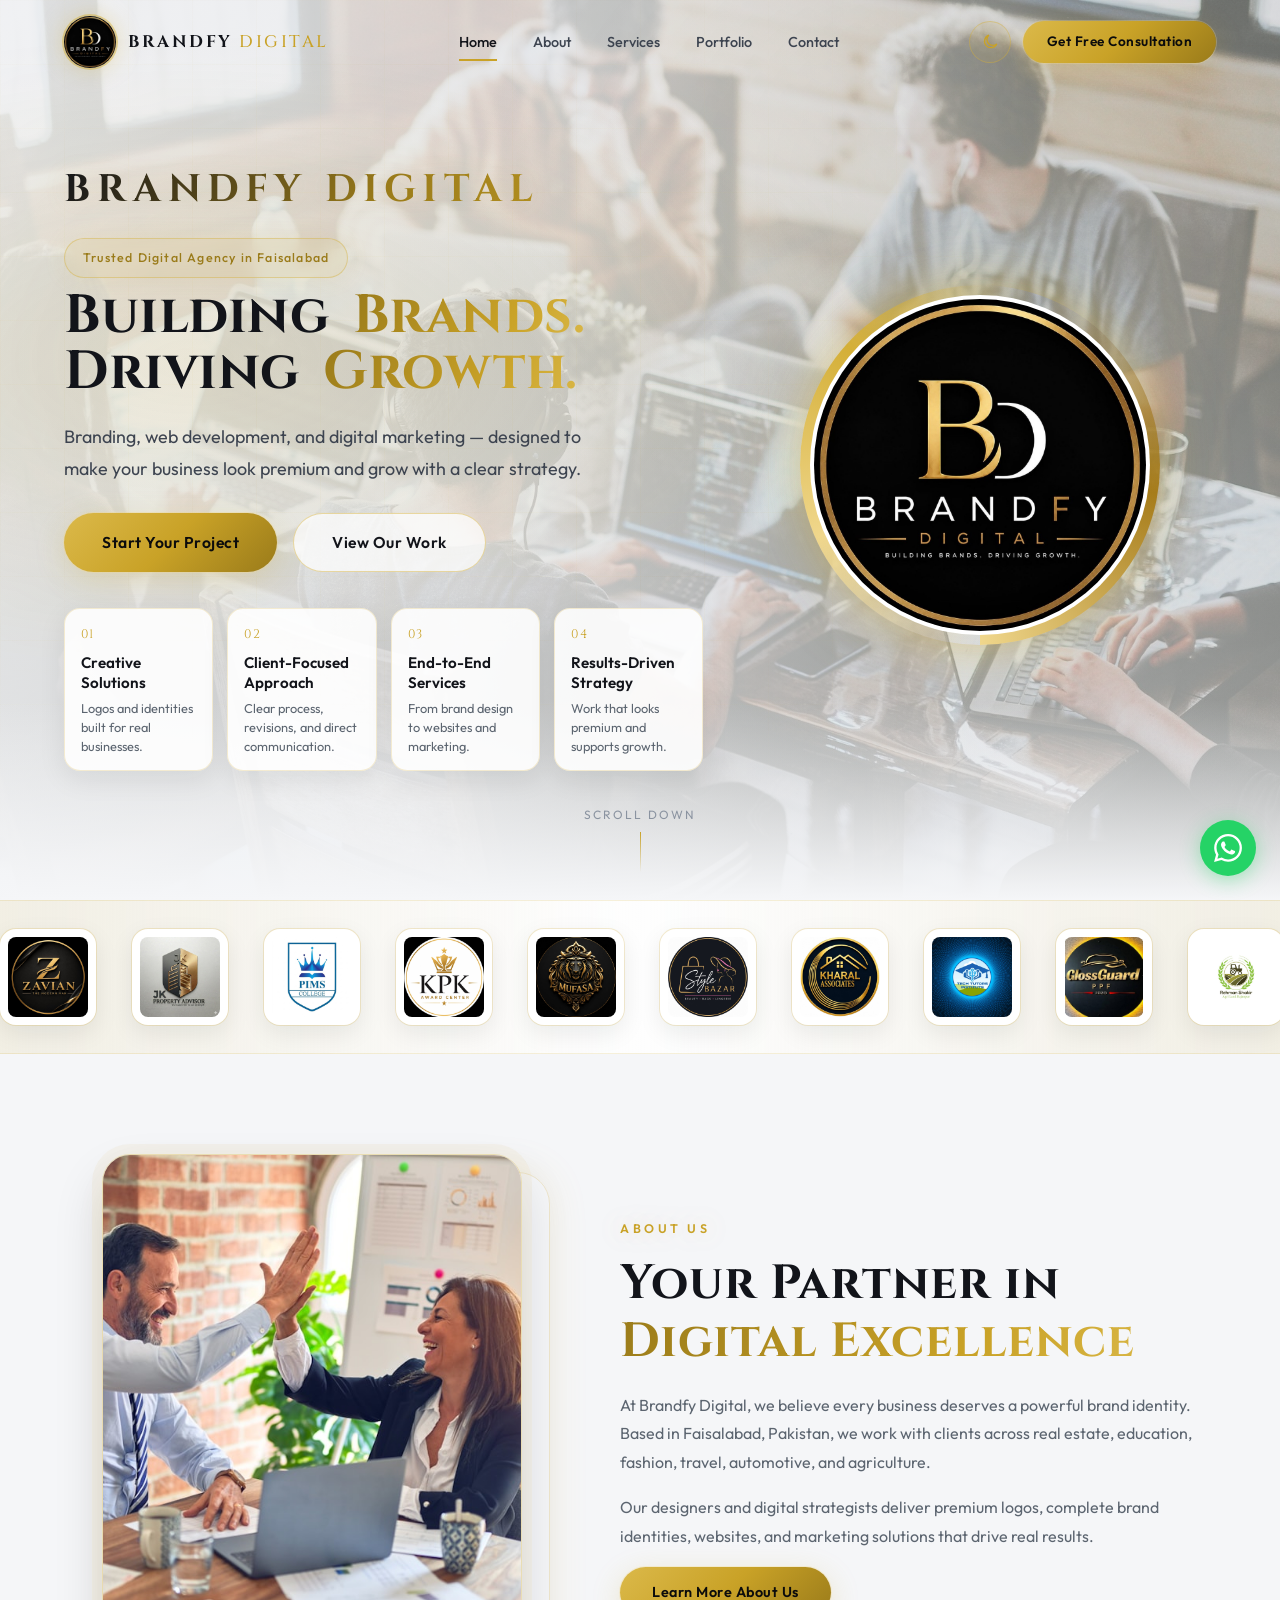
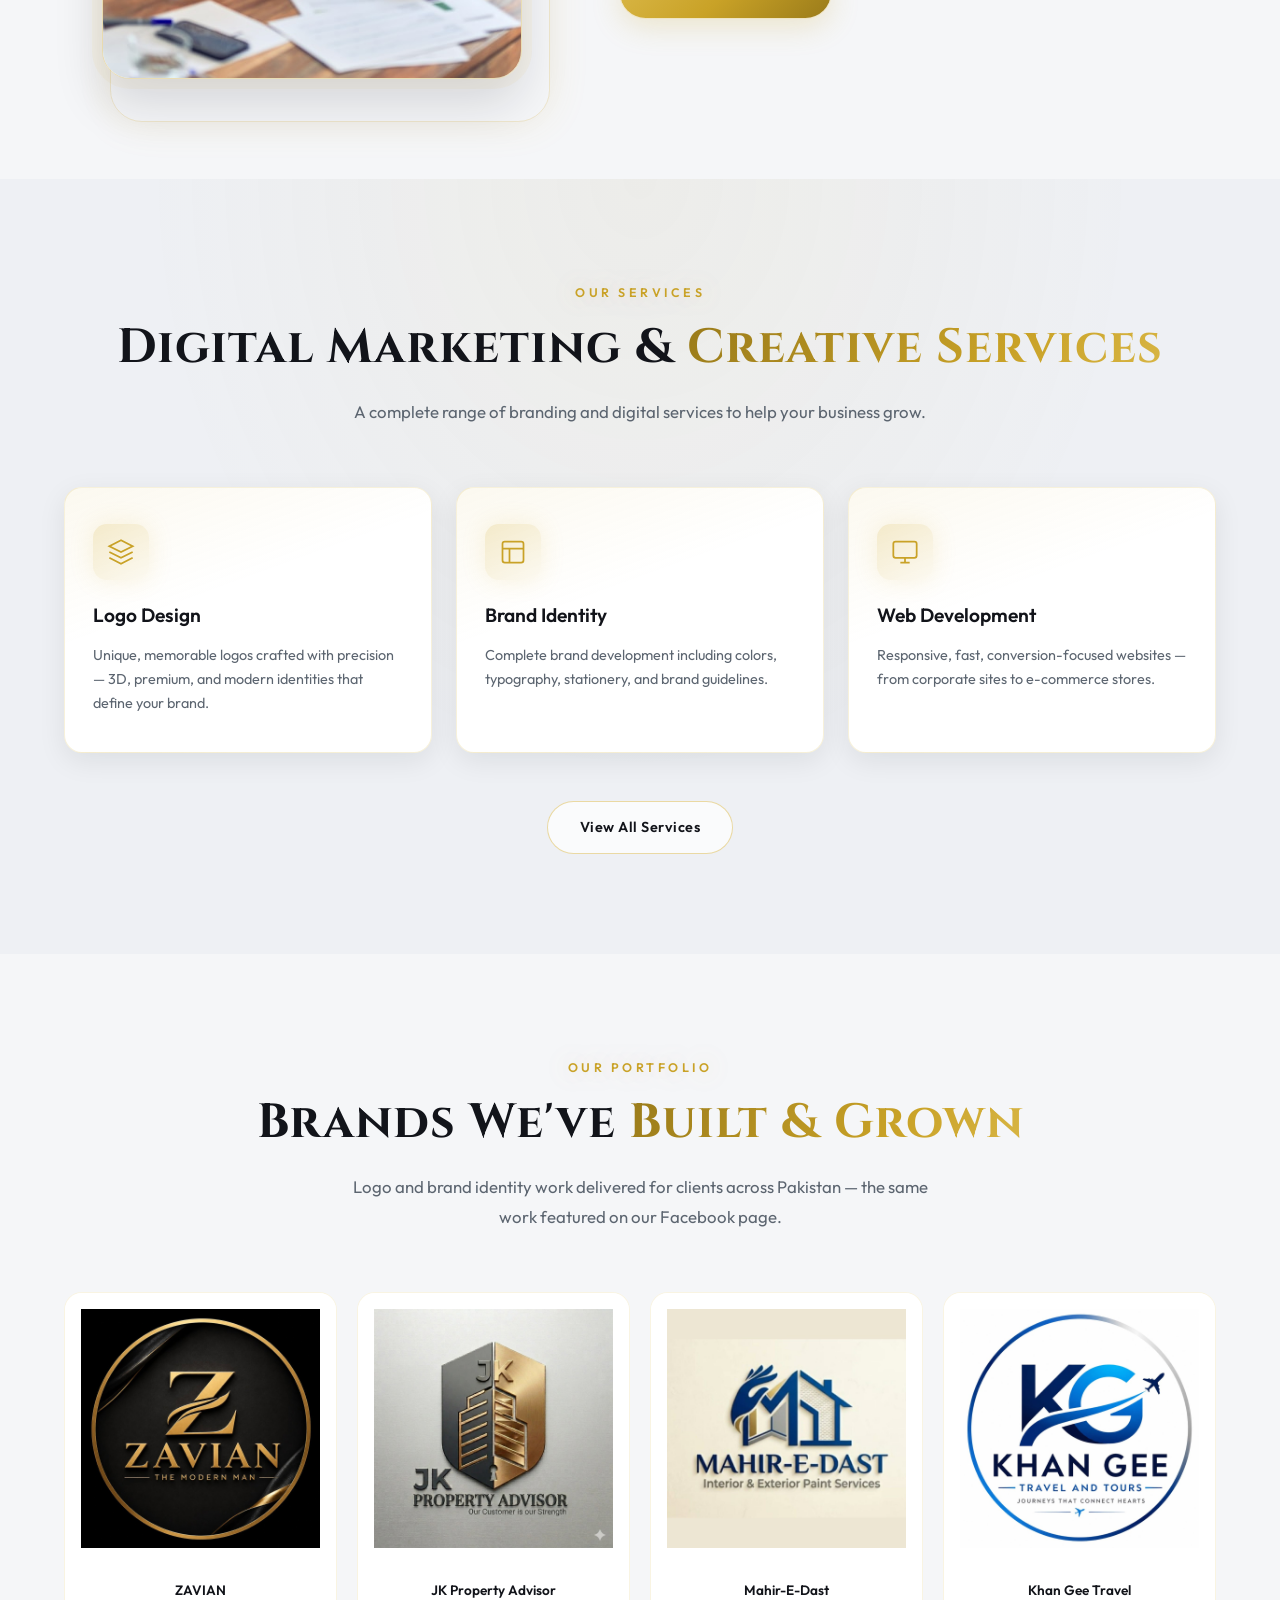
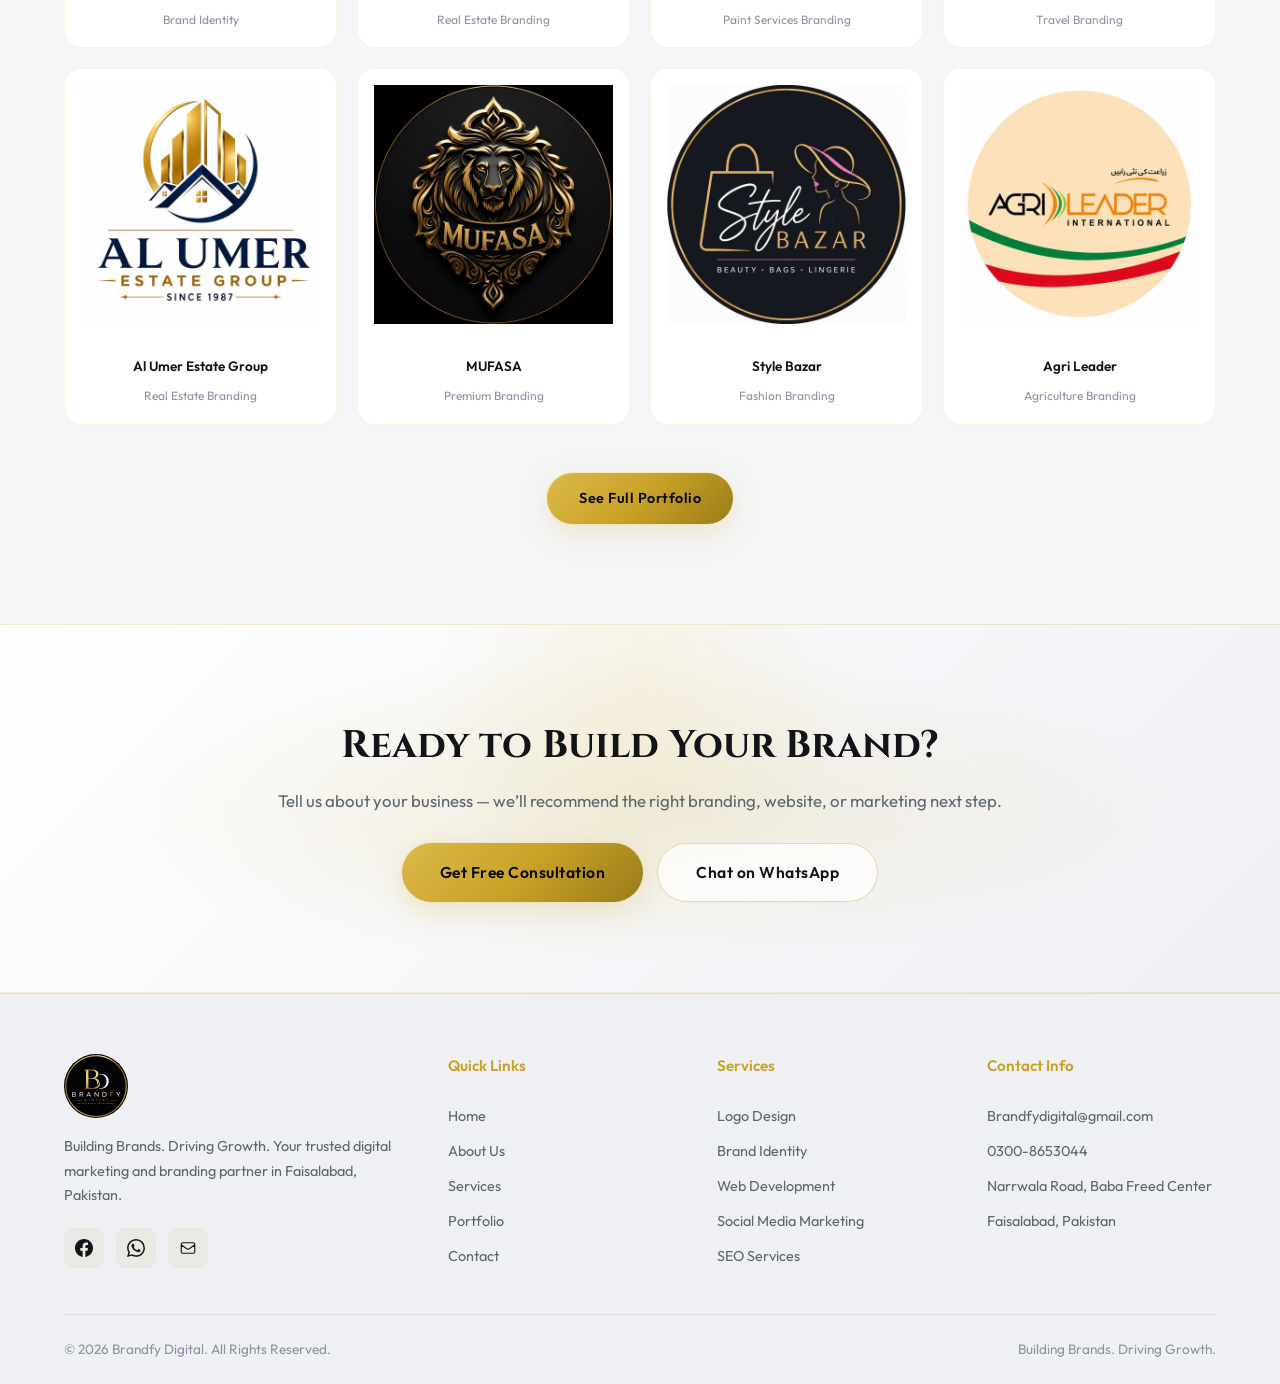
<file: index.html>
<!DOCTYPE html>
<html lang="en">
<head>
  <meta charset="UTF-8">
  <meta name="viewport" content="width=device-width, initial-scale=1.0">
  <meta name="description" content="Brandfy Digital - Premium Digital Marketing & Branding Agency in Faisalabad, Pakistan. Logo Design, Web Development, SEO & Social Media Marketing.">
  <title>Brandfy Digital | Building Brands. Driving Growth.</title>
  <link rel="preconnect" href="https://fonts.googleapis.com">
  <link rel="preconnect" href="https://fonts.gstatic.com" crossorigin>
  <link href="https://fonts.googleapis.com/css2?family=Cinzel:wght@500;600;700&family=Outfit:wght@300;400;500;600;700&display=swap" rel="stylesheet">
  <link rel="stylesheet" href="css/style.css">
  <link rel="icon" href="images/brandfy-logo.png" type="image/png">
  <script>
    (function () {
      try {
        var theme = localStorage.getItem('brandfy-theme-v2');
        document.documentElement.setAttribute('data-theme', theme === 'dark' ? 'dark' : 'light');
      } catch (e) {
        document.documentElement.setAttribute('data-theme', 'light');
      }
    })();
  </script>
</head>
<body>
  <a class="skip-link" href="#main">Skip to content</a>

  <div class="ambient" aria-hidden="true">
    <span class="ambient__orb ambient__orb--1"></span>
    <span class="ambient__orb ambient__orb--2"></span>
    <span class="ambient__orb ambient__orb--3"></span>
  </div>

  <header class="header" id="header">
    <div class="container header__inner">
      <a href="index.html" class="logo">
        <img src="images/brandfy-logo.png" alt="Brandfy Digital" class="logo__img">
        <span class="logo__text">BRANDFY <span>DIGITAL</span></span>
      </a>
      <nav class="nav" id="nav">
        <ul class="nav__list">
          <li><a href="index.html" class="nav__link active">Home</a></li>
          <li><a href="about.html" class="nav__link">About</a></li>
          <li><a href="services.html" class="nav__link">Services</a></li>
          <li><a href="portfolio.html" class="nav__link">Portfolio</a></li>
          <li><a href="contact.html" class="nav__link">Contact</a></li>
        </ul>
      </nav>
      <div class="header__actions">
        <button class="theme-toggle" id="themeToggle" type="button" aria-label="Switch to dark theme">
          <svg class="icon-moon" viewBox="0 0 24 24" fill="none" stroke="currentColor" stroke-width="1.8" aria-hidden="true"><path d="M21 14.5A8.5 8.5 0 1110.5 3 7 7 0 0021 14.5z"/></svg>
          <svg class="icon-sun" viewBox="0 0 24 24" fill="none" stroke="currentColor" stroke-width="1.8" aria-hidden="true"><circle cx="12" cy="12" r="4"/><path d="M12 2v2M12 20v2M4.93 4.93l1.41 1.41M17.66 17.66l1.41 1.41M2 12h2M20 12h2M4.93 19.07l1.41-1.41M17.66 6.34l1.41-1.41"/></svg>
        </button>
        <a href="contact.html" class="btn btn--primary header__cta">Get Free Consultation</a>
        <button class="hamburger" id="hamburger" aria-label="Toggle menu" aria-expanded="false" aria-controls="nav">
          <span></span><span></span><span></span>
        </button>
      </div>
    </div>
  </header>

  <main id="main">
  <section class="hero">
    <div class="hero__bg"></div>
    <div class="hero__particles" aria-hidden="true" id="heroParticles"></div>
    <div class="container hero__layout">
      <div class="hero__content">
        <p class="hero__brand hero-animate">BRANDFY DIGITAL</p>
        <div class="hero__badge hero-animate">Trusted Digital Agency in Faisalabad</div>
        <h1 class="hero__title" aria-label="Building Brands. Driving Growth.">
          <span class="hero__title-line">
            <span class="hero__title-word">Building</span>
            <span class="hero__title-word gold-text gold-shine">Brands.</span>
          </span>
          <span class="hero__title-line">
            <span class="hero__title-word">Driving</span>
            <span class="hero__title-word gold-text gold-shine">Growth.</span>
          </span>
        </h1>
        <p class="hero__desc hero-animate">
          Branding, web development, and digital marketing — designed to make
          your business look premium and grow with a clear strategy.
        </p>
        <div class="hero__actions hero-animate">
          <a href="contact.html" class="btn btn--primary btn--lg">Start Your Project</a>
          <a href="portfolio.html" class="btn btn--outline btn--lg">View Our Work</a>
        </div>
        <div class="hero__trust hero-animate">
          <article class="trust-point">
            <span class="trust-point__label">01</span>
            <h3>Creative Solutions</h3>
            <p>Logos and identities built for real businesses.</p>
          </article>
          <article class="trust-point">
            <span class="trust-point__label">02</span>
            <h3>Client-Focused Approach</h3>
            <p>Clear process, revisions, and direct communication.</p>
          </article>
          <article class="trust-point">
            <span class="trust-point__label">03</span>
            <h3>End-to-End Services</h3>
            <p>From brand design to websites and marketing.</p>
          </article>
          <article class="trust-point">
            <span class="trust-point__label">04</span>
            <h3>Results-Driven Strategy</h3>
            <p>Work that looks premium and supports growth.</p>
          </article>
        </div>
      </div>
      <div class="hero__visual hero-animate">
        <div class="hero__logo-ring">
          <img src="images/brandfy-logo.png" alt="Brandfy Digital emblem" class="hero__logo-img">
        </div>
        <div class="hero__glow"></div>
      </div>
    </div>
    <div class="hero__scroll">
      <span>Scroll Down</span>
      <div class="hero__scroll-line"></div>
    </div>
  </section>

  <section class="marquee-strip" aria-label="Client brands">
    <div class="marquee-strip__track">
      <div class="marquee-strip__group">
        <img src="images/client-zavian.jpg" alt="Zavian">
        <img src="images/client-jk-property.png" alt="JK Property Advisor">
        <img src="images/client-pims.png" alt="PIMS College">
        <img src="images/client-kpk.png" alt="KPK Award Center">
        <img src="images/client-mufasa.jpg" alt="Mufasa">
        <img src="images/client-style-bazar.png" alt="Style Bazar">
        <img src="images/client-kharal.jpg" alt="Kharal Associates">
        <img src="images/client-tech-tutors.jpg" alt="Tech Tutors Institute">
        <img src="images/client-glossguard.png" alt="GlossGuard PPF">
        <img src="images/client-rehman-shakir.png" alt="Rehman Shakir Agri Land">
        <img src="images/client-mahir-e-dast.png" alt="Mahir-E-Dast">
        <img src="images/client-chaudhry.png" alt="Chaudhry Properties">
        <img src="images/client-agri-leader.png" alt="Agri Leader International">
        <img src="images/client-khan-gee.png" alt="Khan Gee Travel">
        <img src="images/client-al-umer.png" alt="Al Umer Estate Group">
      </div>
      <div class="marquee-strip__group" aria-hidden="true">
        <img src="images/client-zavian.jpg" alt="">
        <img src="images/client-jk-property.png" alt="">
        <img src="images/client-pims.png" alt="">
        <img src="images/client-kpk.png" alt="">
        <img src="images/client-mufasa.jpg" alt="">
        <img src="images/client-style-bazar.png" alt="">
        <img src="images/client-kharal.jpg" alt="">
        <img src="images/client-tech-tutors.jpg" alt="">
        <img src="images/client-glossguard.png" alt="">
        <img src="images/client-rehman-shakir.png" alt="">
        <img src="images/client-mahir-e-dast.png" alt="">
        <img src="images/client-chaudhry.png" alt="">
        <img src="images/client-agri-leader.png" alt="">
        <img src="images/client-khan-gee.png" alt="">
        <img src="images/client-al-umer.png" alt="">
      </div>
    </div>
  </section>

  <section class="about section">
    <div class="container">
      <div class="about__grid">
        <div class="about__visual reveal">
          <div class="about__media">
            <img src="images/about-team.jpg" alt="Brandfy Digital creative team at work" class="about__img">
          </div>
          <div class="about__accent" aria-hidden="true"></div>
        </div>
        <div class="about__content reveal">
          <span class="section__tag about-copy">About Us</span>
          <h2 class="section__title about-copy heading-reveal">Your Partner in <span class="gold-text">Digital Excellence</span></h2>
          <p class="about__text about-copy">
            At Brandfy Digital, we believe every business deserves a powerful brand identity.
            Based in Faisalabad, Pakistan, we work with clients across real estate, education,
            fashion, travel, automotive, and agriculture.
          </p>
          <p class="about__text about-copy">
            Our designers and digital strategists deliver premium logos, complete brand identities,
            websites, and marketing solutions that drive real results.
          </p>
          <a href="about.html" class="btn btn--primary about-copy">Learn More About Us</a>
        </div>
      </div>
    </div>
  </section>

  <section class="services section section--dark">
    <div class="container">
      <div class="section__header reveal">
        <span class="section__tag">Our Services</span>
        <h2 class="section__title heading-reveal">Digital Marketing & <span class="gold-text">Creative Services</span></h2>
        <p class="section__desc">A complete range of branding and digital services to help your business grow.</p>
      </div>
      <div class="services__grid">
        <div class="service-card reveal">
          <div class="service-card__icon">
            <svg viewBox="0 0 24 24" fill="none" stroke="currentColor" stroke-width="1.5"><path d="M12 2L2 7l10 5 10-5-10-5zM2 17l10 5 10-5M2 12l10 5 10-5"/></svg>
          </div>
          <h3 class="service-card__title heading-reveal">Logo Design</h3>
          <p class="service-card__desc">Unique, memorable logos crafted with precision — 3D, premium, and modern identities that define your brand.</p>
        </div>
        <div class="service-card reveal">
          <div class="service-card__icon">
            <svg viewBox="0 0 24 24" fill="none" stroke="currentColor" stroke-width="1.5"><rect x="3" y="3" width="18" height="18" rx="2"/><path d="M3 9h18M9 21V9"/></svg>
          </div>
          <h3 class="service-card__title heading-reveal">Brand Identity</h3>
          <p class="service-card__desc">Complete brand development including colors, typography, stationery, and brand guidelines.</p>
        </div>
        <div class="service-card reveal">
          <div class="service-card__icon">
            <svg viewBox="0 0 24 24" fill="none" stroke="currentColor" stroke-width="1.5"><rect x="2" y="3" width="20" height="14" rx="2"/><path d="M8 21h8M12 17v4"/></svg>
          </div>
          <h3 class="service-card__title heading-reveal">Web Development</h3>
          <p class="service-card__desc">Responsive, fast, conversion-focused websites — from corporate sites to e-commerce stores.</p>
        </div>
      </div>
      <div class="section__cta reveal">
        <a href="services.html" class="btn btn--outline">View All Services</a>
      </div>
    </div>
  </section>

  <section class="portfolio section">
    <div class="container">
      <div class="section__header reveal">
        <span class="section__tag">Our Portfolio</span>
        <h2 class="section__title heading-reveal">Brands We've <span class="gold-text">Built & Grown</span></h2>
        <p class="section__desc">Logo and brand identity work delivered for clients across Pakistan — the same work featured on our Facebook page.</p>
      </div>
      <div class="portfolio__grid portfolio__grid--home">
        <a href="portfolio.html" class="portfolio-item reveal">
          <div class="portfolio-item__img-wrap">
            <img src="images/client-zavian.jpg" alt="Zavian brand identity logo">
            <div class="portfolio-item__overlay"><span>View work</span></div>
          </div>
          <div class="portfolio-item__info"><h3>ZAVIAN</h3><span>Brand Identity</span></div>
        </a>
        <a href="portfolio.html" class="portfolio-item reveal">
          <div class="portfolio-item__img-wrap">
            <img src="images/client-jk-property.png" alt="JK Property Advisor logo">
            <div class="portfolio-item__overlay"><span>View work</span></div>
          </div>
          <div class="portfolio-item__info"><h3>JK Property Advisor</h3><span>Real Estate Branding</span></div>
        </a>
        <a href="portfolio.html" class="portfolio-item reveal">
          <div class="portfolio-item__img-wrap">
            <img src="images/client-mahir-e-dast.png" alt="Mahir-E-Dast logo">
            <div class="portfolio-item__overlay"><span>View work</span></div>
          </div>
          <div class="portfolio-item__info"><h3>Mahir-E-Dast</h3><span>Paint Services Branding</span></div>
        </a>
        <a href="portfolio.html" class="portfolio-item reveal">
          <div class="portfolio-item__img-wrap">
            <img src="images/client-khan-gee.png" alt="Khan Gee Travel logo">
            <div class="portfolio-item__overlay"><span>View work</span></div>
          </div>
          <div class="portfolio-item__info"><h3>Khan Gee Travel</h3><span>Travel Branding</span></div>
        </a>
        <a href="portfolio.html" class="portfolio-item reveal">
          <div class="portfolio-item__img-wrap">
            <img src="images/client-al-umer.png" alt="Al Umer Estate Group logo">
            <div class="portfolio-item__overlay"><span>View work</span></div>
          </div>
          <div class="portfolio-item__info"><h3>Al Umer Estate Group</h3><span>Real Estate Branding</span></div>
        </a>
        <a href="portfolio.html" class="portfolio-item reveal">
          <div class="portfolio-item__img-wrap">
            <img src="images/client-mufasa.jpg" alt="Mufasa logo">
            <div class="portfolio-item__overlay"><span>View work</span></div>
          </div>
          <div class="portfolio-item__info"><h3>MUFASA</h3><span>Premium Branding</span></div>
        </a>
        <a href="portfolio.html" class="portfolio-item reveal">
          <div class="portfolio-item__img-wrap">
            <img src="images/client-style-bazar.png" alt="Style Bazar logo">
            <div class="portfolio-item__overlay"><span>View work</span></div>
          </div>
          <div class="portfolio-item__info"><h3>Style Bazar</h3><span>Fashion Branding</span></div>
        </a>
        <a href="portfolio.html" class="portfolio-item reveal">
          <div class="portfolio-item__img-wrap">
            <img src="images/client-agri-leader.png" alt="Agri Leader International logo">
            <div class="portfolio-item__overlay"><span>View work</span></div>
          </div>
          <div class="portfolio-item__info"><h3>Agri Leader</h3><span>Agriculture Branding</span></div>
        </a>
      </div>
      <div class="section__cta reveal">
        <a href="portfolio.html" class="btn btn--primary">See Full Portfolio</a>
      </div>
    </div>
  </section>

  <section class="cta-banner">
    <div class="container cta-banner__inner reveal">
      <h2 class="heading-reveal">Ready to Build Your Brand?</h2>
      <p>Tell us about your business — we’ll recommend the right branding, website, or marketing next step.</p>
      <div class="cta-banner__actions">
        <a href="contact.html" class="btn btn--primary btn--lg">Get Free Consultation</a>
        <a href="https://wa.me/923008653044?text=Hi%20Brandfy%20Digital!%20I%20want%20to%20discuss%20a%20project." class="btn btn--outline btn--lg" target="_blank" rel="noopener">Chat on WhatsApp</a>
      </div>
    </div>
  </section>
  </main>

  <footer class="footer">
    <div class="container">
      <div class="footer__grid">
        <div class="footer__brand">
          <img src="images/brandfy-logo.png" alt="Brandfy Digital" class="footer__logo">
          <p>Building Brands. Driving Growth. Your trusted digital marketing and branding partner in Faisalabad, Pakistan.</p>
          <div class="footer__social">
            <a href="https://web.facebook.com/profile.php?id=61593432682241" target="_blank" rel="noopener" aria-label="Facebook">
              <svg viewBox="0 0 24 24" fill="currentColor"><path d="M24 12.073c0-6.627-5.373-12-12-12s-12 5.373-12 12c0 5.99 4.388 10.954 10.125 11.854v-8.385H7.078v-3.47h3.047V9.43c0-3.007 1.792-4.669 4.533-4.669 1.312 0 2.686.235 2.686.235v2.953H15.83c-1.491 0-1.956.925-1.956 1.874v2.25h3.328l-.532 3.47h-2.796v8.385C19.612 23.027 24 18.062 24 12.073z"/></svg>
            </a>
            <a href="https://wa.me/923008653044" target="_blank" rel="noopener" aria-label="WhatsApp">
              <svg viewBox="0 0 24 24" fill="currentColor"><path d="M17.472 14.382c-.297-.149-1.758-.867-2.03-.967-.273-.099-.471-.148-.67.15-.197.297-.767.966-.94 1.164-.173.199-.347.223-.644.075-.297-.15-1.255-.463-2.39-1.475-.883-.788-1.48-1.761-1.653-2.059-.173-.297-.018-.458.13-.606.134-.133.298-.347.446-.52.149-.174.198-.298.298-.497.099-.198.05-.371-.025-.52-.075-.149-.669-1.612-.916-2.207-.242-.579-.487-.5-.669-.51-.173-.008-.371-.01-.57-.01-.198 0-.52.074-.792.372-.272.297-1.04 1.016-1.04 2.479 0 1.462 1.065 2.875 1.213 3.074.149.198 2.096 3.2 5.077 4.487.709.306 1.262.489 1.694.625.712.227 1.36.195 1.871.118.571-.085 1.758-.719 2.006-1.413.248-.694.248-1.289.173-1.413-.074-.124-.272-.198-.57-.347m-5.421 7.403h-.004a9.87 9.87 0 01-5.031-1.378l-.361-.214-3.741.982.998-3.648-.235-.374a9.86 9.86 0 01-1.51-5.26c.001-5.45 4.436-9.884 9.888-9.884 2.64 0 5.122 1.03 6.988 2.898a9.825 9.825 0 012.893 6.994c-.003 5.45-4.435 9.884-9.884 9.884m8.413-18.297A11.815 11.815 0 0012.05 0C5.495 0 .16 5.335.157 11.892c0 2.096.547 4.142 1.588 5.945L.057 24l6.305-1.654a11.882 11.882 0 005.683 1.448h.005c6.554 0 11.89-5.335 11.89-11.893a11.821 11.821 0 00-3.48-8.413z"/></svg>
            </a>
            <a href="mailto:Brandfydigital@gmail.com" aria-label="Email">
              <svg viewBox="0 0 24 24" fill="none" stroke="currentColor" stroke-width="1.5"><path d="M3 8l7.89 5.26a2 2 0 002.22 0L21 8M5 19h14a2 2 0 002-2V7a2 2 0 00-2-2H5a2 2 0 00-2 2v10a2 2 0 002 2z"/></svg>
            </a>
          </div>
        </div>
        <div class="footer__links">
          <h4>Quick Links</h4>
          <ul>
            <li><a href="index.html">Home</a></li>
            <li><a href="about.html">About Us</a></li>
            <li><a href="services.html">Services</a></li>
            <li><a href="portfolio.html">Portfolio</a></li>
            <li><a href="contact.html">Contact</a></li>
          </ul>
        </div>
        <div class="footer__links">
          <h4>Services</h4>
          <ul>
            <li><a href="services.html">Logo Design</a></li>
            <li><a href="services.html">Brand Identity</a></li>
            <li><a href="services.html">Web Development</a></li>
            <li><a href="services.html">Social Media Marketing</a></li>
            <li><a href="services.html">SEO Services</a></li>
          </ul>
        </div>
        <div class="footer__links">
          <h4>Contact Info</h4>
          <ul>
            <li>Brandfydigital@gmail.com</li>
            <li>0300-8653044</li>
            <li>Narrwala Road, Baba Freed Center</li>
            <li>Faisalabad, Pakistan</li>
          </ul>
        </div>
      </div>
      <div class="footer__bottom">
        <p>&copy; 2026 Brandfy Digital. All Rights Reserved.</p>
        <p>Building Brands. Driving Growth.</p>
      </div>
    </div>
  </footer>

  <a href="https://wa.me/923008653044?text=Hi%20Brandfy%20Digital!%20I%20want%20to%20discuss%20a%20project." class="whatsapp-float" target="_blank" rel="noopener" aria-label="Chat on WhatsApp">
    <svg viewBox="0 0 24 24" fill="currentColor"><path d="M17.472 14.382c-.297-.149-1.758-.867-2.03-.967-.273-.099-.471-.148-.67.15-.197.297-.767.966-.94 1.164-.173.199-.347.223-.644.075-.297-.15-1.255-.463-2.39-1.475-.883-.788-1.48-1.761-1.653-2.059-.173-.297-.018-.458.13-.606.134-.133.298-.347.446-.52.149-.174.198-.298.298-.497.099-.198.05-.371-.025-.52-.075-.149-.669-1.612-.916-2.207-.242-.579-.487-.5-.669-.51-.173-.008-.371-.01-.57-.01-.198 0-.52.074-.792.372-.272.297-1.04 1.016-1.04 2.479 0 1.462 1.065 2.875 1.213 3.074.149.198 2.096 3.2 5.077 4.487.709.306 1.262.489 1.694.625.712.227 1.36.195 1.871.118.571-.085 1.758-.719 2.006-1.413.248-.694.248-1.289.173-1.413-.074-.124-.272-.198-.57-.347m-5.421 7.403h-.004a9.87 9.87 0 01-5.031-1.378l-.361-.214-3.741.982.998-3.648-.235-.374a9.86 9.86 0 01-1.51-5.26c.001-5.45 4.436-9.884 9.888-9.884 2.64 0 5.122 1.03 6.988 2.898a9.825 9.825 0 012.893 6.994c-.003 5.45-4.435 9.884-9.884 9.884m8.413-18.297A11.815 11.815 0 0012.05 0C5.495 0 .16 5.335.157 11.892c0 2.096.547 4.142 1.588 5.945L.057 24l6.305-1.654a11.882 11.882 0 005.683 1.448h.005c6.554 0 11.89-5.335 11.89-11.893a11.821 11.821 0 00-3.48-8.413z"/></svg>
  </a>

  <script src="js/main.js"></script>
</body>
</html>
</file>
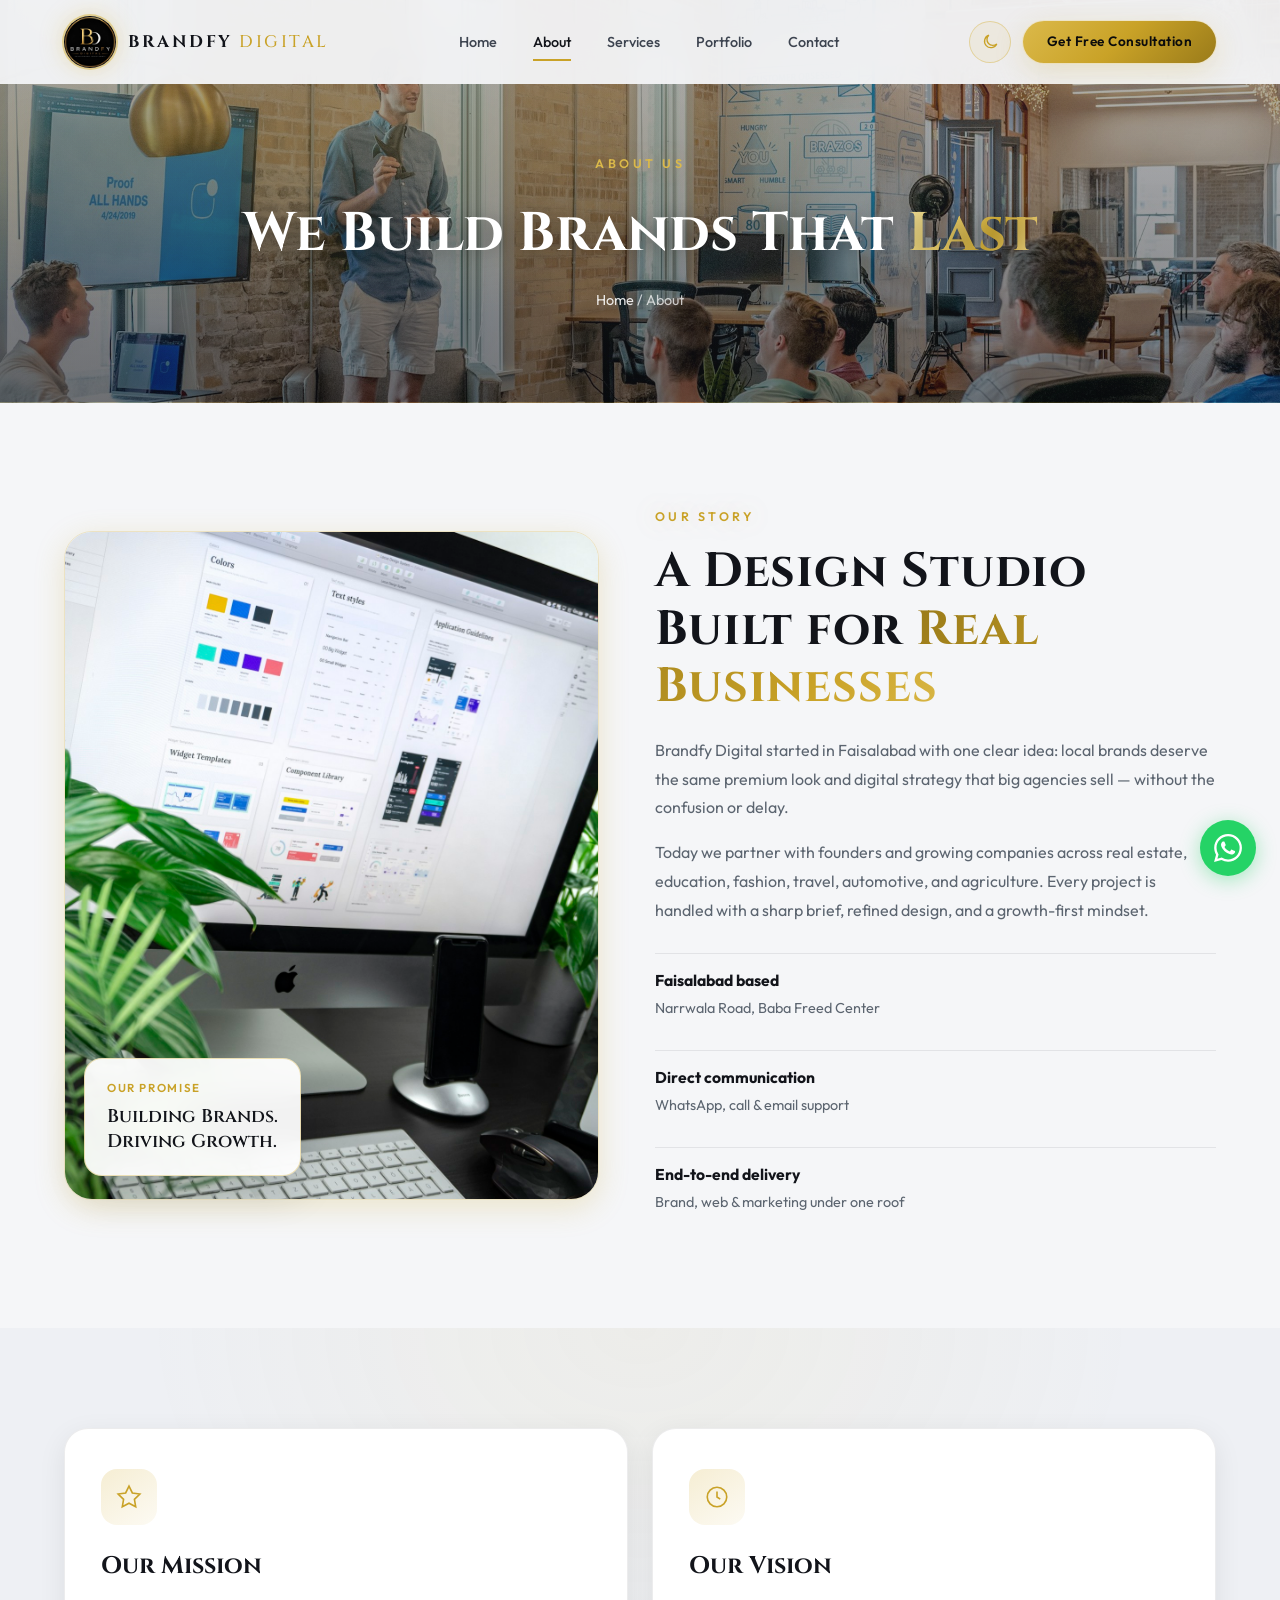
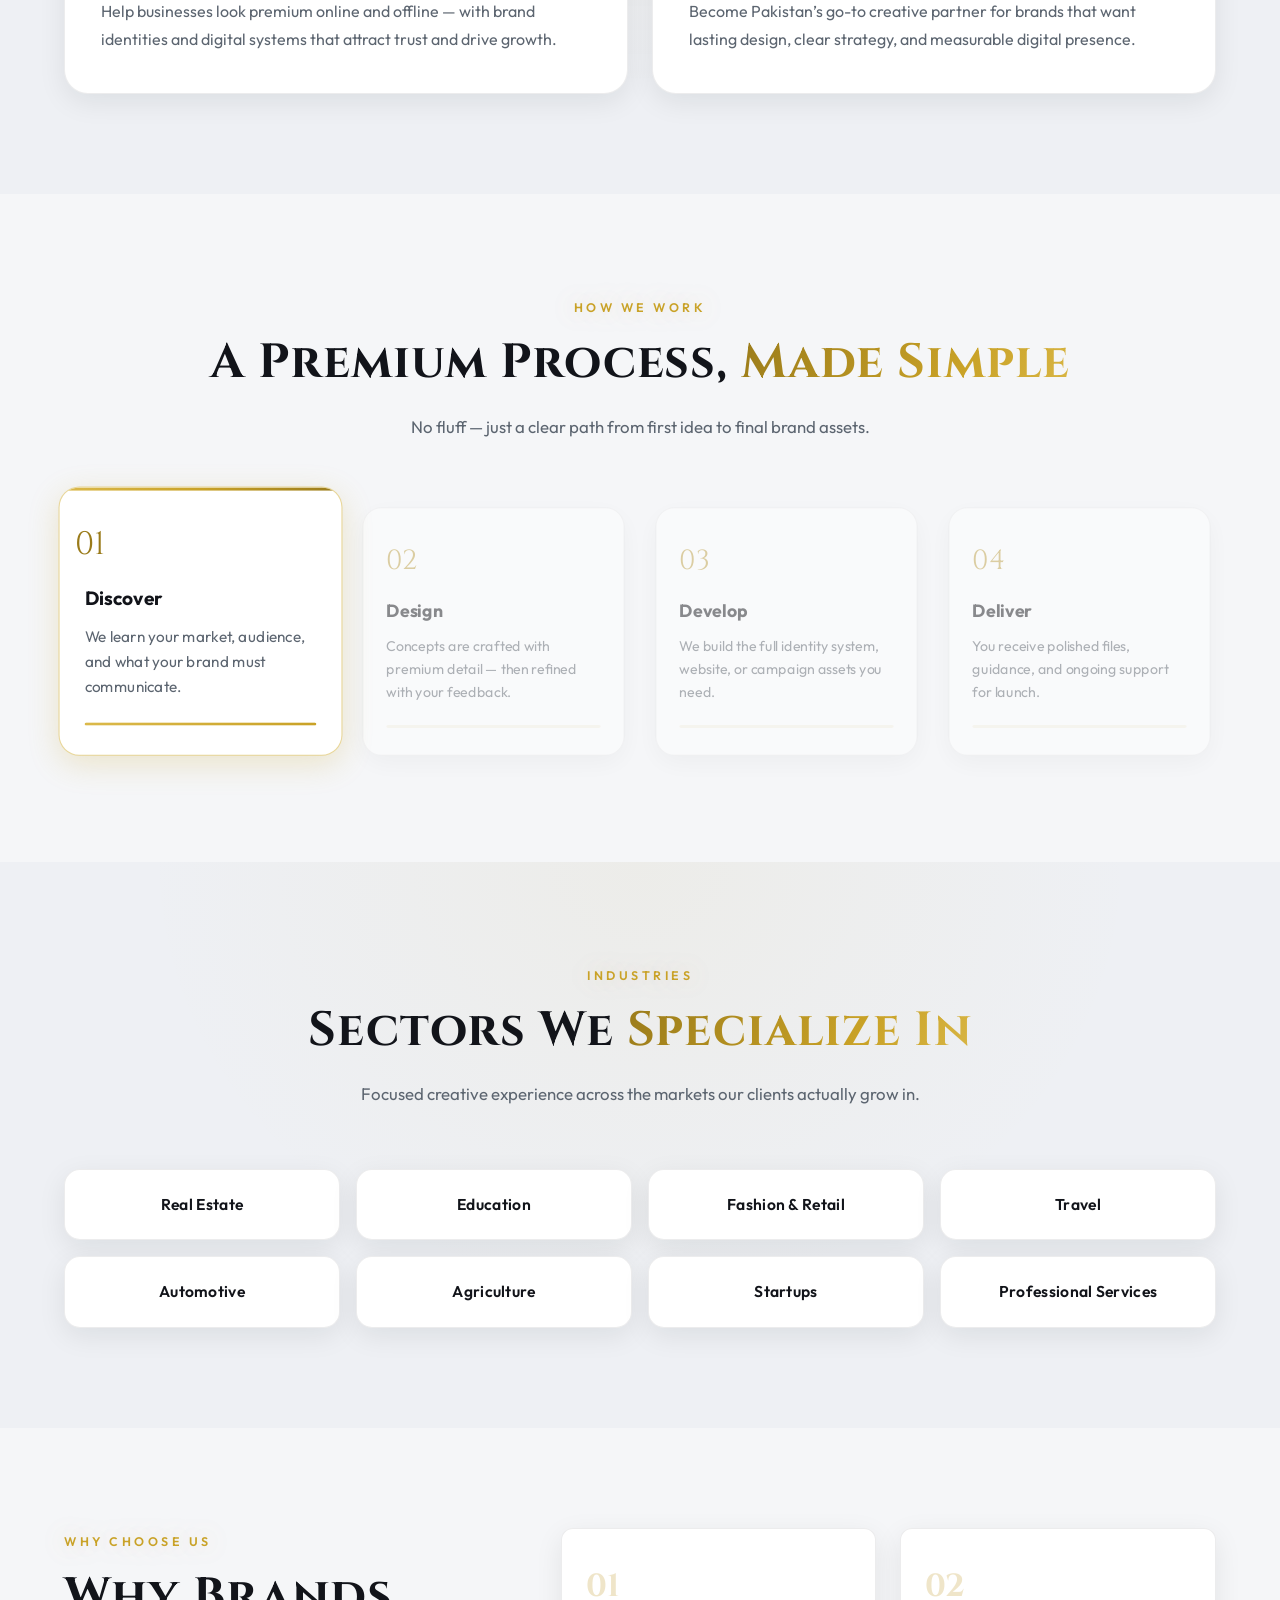
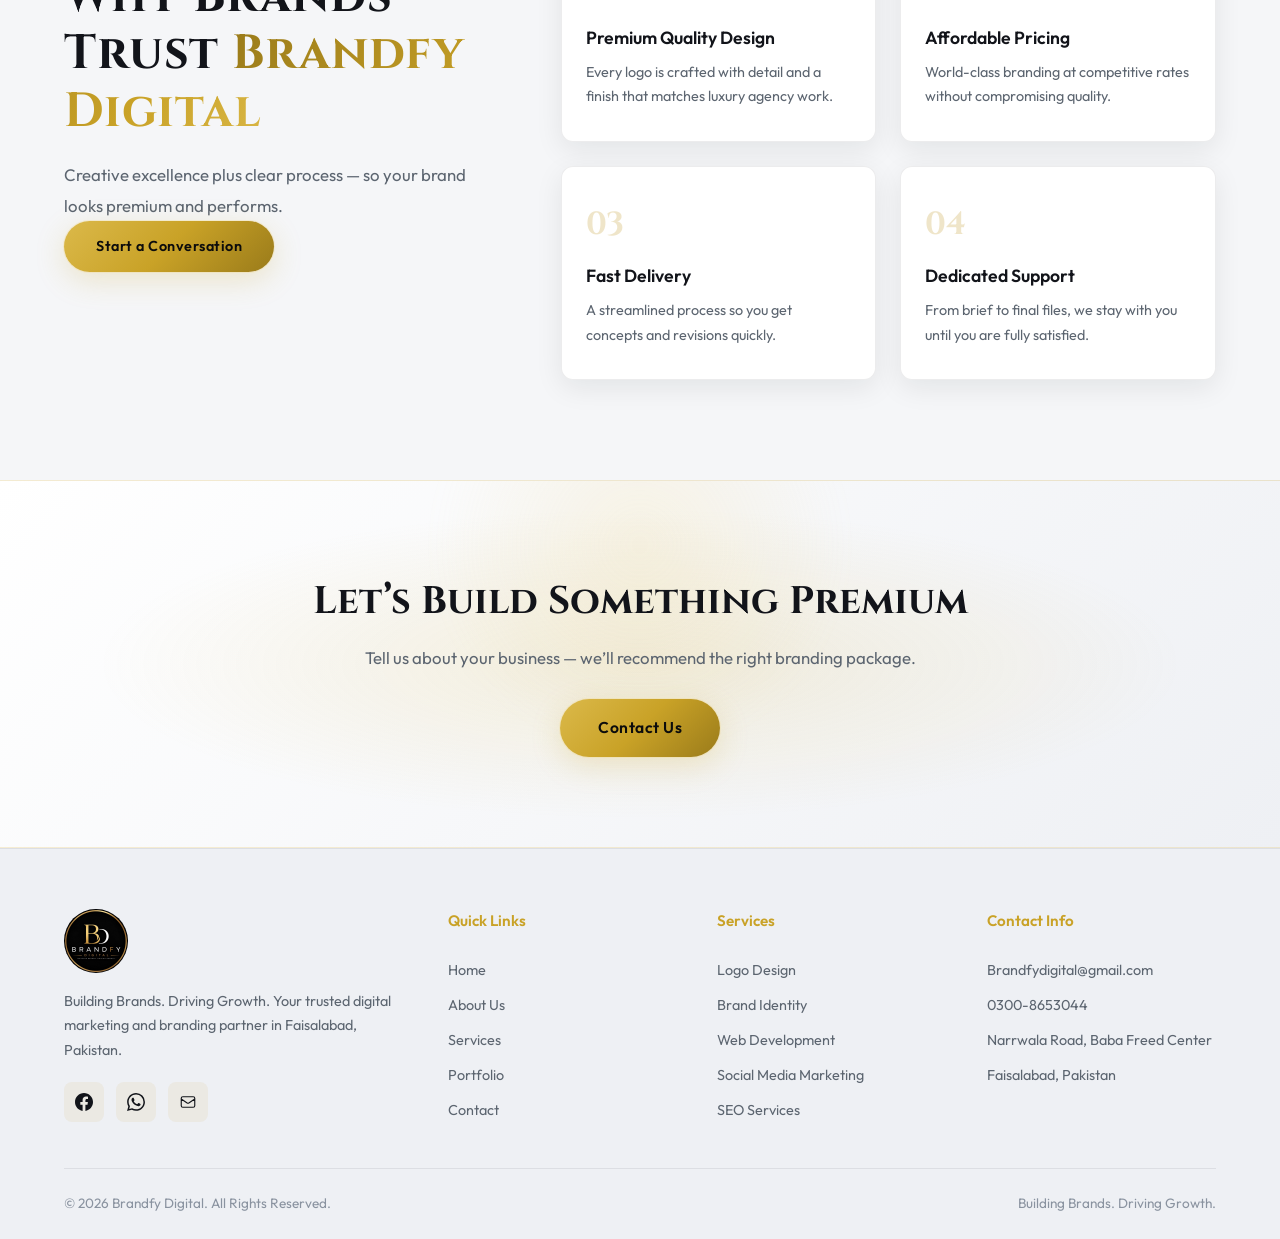
<file: about.html>
<!DOCTYPE html>
<html lang="en">
<head>
  <meta charset="UTF-8">
  <meta name="viewport" content="width=device-width, initial-scale=1.0">
  <meta name="description" content="About Brandfy Digital — a Faisalabad-based branding and digital marketing agency building brands and driving growth.">
  <title>About Us | Brandfy Digital</title>
  <link rel="preconnect" href="https://fonts.googleapis.com">
  <link rel="preconnect" href="https://fonts.gstatic.com" crossorigin>
  <link href="https://fonts.googleapis.com/css2?family=Cinzel:wght@500;600;700&family=Outfit:wght@300;400;500;600;700&display=swap" rel="stylesheet">
  <link rel="stylesheet" href="css/style.css">
  <link rel="icon" href="images/brandfy-logo.png" type="image/png">
  <script>
    (function () {
      try {
        var theme = localStorage.getItem('brandfy-theme-v2');
        document.documentElement.setAttribute('data-theme', theme === 'dark' ? 'dark' : 'light');
      } catch (e) {
        document.documentElement.setAttribute('data-theme', 'light');
      }
    })();
  </script>
</head>
<body>
  <a class="skip-link" href="#main">Skip to content</a>

  <header class="header header--solid" id="header">
    <div class="container header__inner">
      <a href="index.html" class="logo">
        <img src="images/brandfy-logo.png" alt="Brandfy Digital" class="logo__img">
        <span class="logo__text">BRANDFY <span>DIGITAL</span></span>
      </a>
      <nav class="nav" id="nav">
        <ul class="nav__list">
          <li><a href="index.html" class="nav__link">Home</a></li>
          <li><a href="about.html" class="nav__link active">About</a></li>
          <li><a href="services.html" class="nav__link">Services</a></li>
          <li><a href="portfolio.html" class="nav__link">Portfolio</a></li>
          <li><a href="contact.html" class="nav__link">Contact</a></li>
        </ul>
      </nav>
      <div class="header__actions">
        <button class="theme-toggle" id="themeToggle" type="button" aria-label="Switch to dark theme">
          <svg class="icon-moon" viewBox="0 0 24 24" fill="none" stroke="currentColor" stroke-width="1.8" aria-hidden="true"><path d="M21 14.5A8.5 8.5 0 1110.5 3 7 7 0 0021 14.5z"/></svg>
          <svg class="icon-sun" viewBox="0 0 24 24" fill="none" stroke="currentColor" stroke-width="1.8" aria-hidden="true"><circle cx="12" cy="12" r="4"/><path d="M12 2v2M12 20v2M4.93 4.93l1.41 1.41M17.66 17.66l1.41 1.41M2 12h2M20 12h2M4.93 19.07l1.41-1.41M17.66 6.34l1.41-1.41"/></svg>
        </button>
        <a href="contact.html" class="btn btn--primary header__cta">Get Free Consultation</a>
        <button class="hamburger" id="hamburger" aria-label="Toggle menu" aria-expanded="false" aria-controls="nav"><span></span><span></span><span></span></button>
      </div>
    </div>
  </header>

  <main id="main">
  <section class="page-hero">
    <div class="container page-hero__inner">
      <span class="section__tag">About Us</span>
      <h1>We Build Brands That <span class="gold-text">Last</span></h1>
      <p class="breadcrumb"><a href="index.html">Home</a> / About</p>
    </div>
  </section>

  <section class="about-story section">
    <div class="container">
      <div class="about-story__grid">
        <div class="about-story__media reveal" data-reveal="left">
          <div class="about-story__frame">
            <img src="images/about-studio.jpg" alt="Brand design and creative studio workspace" class="about-story__img">
          </div>
          <div class="about-story__badge reveal" data-reveal="up" data-delay="2">
            <span class="about-story__badge-label">Our Promise</span>
            <p>Building Brands.<br>Driving Growth.</p>
          </div>
        </div>
        <div class="about-story__content reveal" data-reveal="right">
          <span class="section__tag">Our Story</span>
          <h2 class="section__title">A Design Studio Built for <span class="gold-text">Real Businesses</span></h2>
          <p class="about__text">
            Brandfy Digital started in Faisalabad with one clear idea: local brands deserve the same
            premium look and digital strategy that big agencies sell — without the confusion or delay.
          </p>
          <p class="about__text">
            Today we partner with founders and growing companies across real estate, education,
            fashion, travel, automotive, and agriculture. Every project is handled with a sharp brief,
            refined design, and a growth-first mindset.
          </p>
          <div class="about-story__highlights">
            <div>
              <strong>Faisalabad based</strong>
              <span>Narrwala Road, Baba Freed Center</span>
            </div>
            <div>
              <strong>Direct communication</strong>
              <span>WhatsApp, call &amp; email support</span>
            </div>
            <div>
              <strong>End-to-end delivery</strong>
              <span>Brand, web &amp; marketing under one roof</span>
            </div>
          </div>
        </div>
      </div>
    </div>
  </section>

  <section class="about-mission section section--dark">
    <div class="container">
      <div class="about-mission__grid">
        <article class="about-mission__card reveal" data-reveal="up">
          <span class="about-mission__icon" aria-hidden="true">
            <svg viewBox="0 0 24 24" fill="none" stroke="currentColor" stroke-width="1.5"><path d="M12 2l3.09 6.26L22 9.27l-5 4.87 1.18 6.88L12 17.77l-6.18 3.25L7 14.14 2 9.27l6.91-1.01L12 2z"/></svg>
          </span>
          <h3>Our Mission</h3>
          <p>Help businesses look premium online and offline — with brand identities and digital systems that attract trust and drive growth.</p>
        </article>
        <article class="about-mission__card reveal" data-reveal="up" data-delay="2">
          <span class="about-mission__icon" aria-hidden="true">
            <svg viewBox="0 0 24 24" fill="none" stroke="currentColor" stroke-width="1.5"><circle cx="12" cy="12" r="9"/><path d="M12 7v5l3 2"/></svg>
          </span>
          <h3>Our Vision</h3>
          <p>Become Pakistan’s go-to creative partner for brands that want lasting design, clear strategy, and measurable digital presence.</p>
        </article>
      </div>
    </div>
  </section>

  <section class="about-approach section">
    <div class="container">
      <div class="section__header reveal" data-reveal="up">
        <span class="section__tag">How We Work</span>
        <h2 class="section__title">A Premium Process, <span class="gold-text">Made Simple</span></h2>
        <p class="section__desc">No fluff — just a clear path from first idea to final brand assets.</p>
      </div>
      <div class="about-approach__grid" id="approachSteps" data-approach-steps>
        <article class="about-approach__step is-active" data-step="0" tabindex="0" role="button" aria-pressed="true">
          <span class="about-approach__num">01</span>
          <h3>Discover</h3>
          <p>We learn your market, audience, and what your brand must communicate.</p>
          <div class="about-approach__progress" aria-hidden="true"><i></i></div>
        </article>
        <article class="about-approach__step" data-step="1" tabindex="0" role="button" aria-pressed="false">
          <span class="about-approach__num">02</span>
          <h3>Design</h3>
          <p>Concepts are crafted with premium detail — then refined with your feedback.</p>
          <div class="about-approach__progress" aria-hidden="true"><i></i></div>
        </article>
        <article class="about-approach__step" data-step="2" tabindex="0" role="button" aria-pressed="false">
          <span class="about-approach__num">03</span>
          <h3>Develop</h3>
          <p>We build the full identity system, website, or campaign assets you need.</p>
          <div class="about-approach__progress" aria-hidden="true"><i></i></div>
        </article>
        <article class="about-approach__step" data-step="3" tabindex="0" role="button" aria-pressed="false">
          <span class="about-approach__num">04</span>
          <h3>Deliver</h3>
          <p>You receive polished files, guidance, and ongoing support for launch.</p>
          <div class="about-approach__progress" aria-hidden="true"><i></i></div>
        </article>
      </div>
    </div>
  </section>

  <section class="about-industries section section--dark">
    <div class="container">
      <div class="section__header reveal" data-reveal="up">
        <span class="section__tag">Industries</span>
        <h2 class="section__title">Sectors We <span class="gold-text">Specialize In</span></h2>
        <p class="section__desc">Focused creative experience across the markets our clients actually grow in.</p>
      </div>
      <ul class="about-industries__list">
        <li class="reveal" data-reveal="up" data-delay="1">Real Estate</li>
        <li class="reveal" data-reveal="up" data-delay="2">Education</li>
        <li class="reveal" data-reveal="up" data-delay="3">Fashion &amp; Retail</li>
        <li class="reveal" data-reveal="up" data-delay="4">Travel</li>
        <li class="reveal" data-reveal="up" data-delay="1">Automotive</li>
        <li class="reveal" data-reveal="up" data-delay="2">Agriculture</li>
        <li class="reveal" data-reveal="up" data-delay="3">Startups</li>
        <li class="reveal" data-reveal="up" data-delay="4">Professional Services</li>
      </ul>
    </div>
  </section>

  <section class="why section">
    <div class="container">
      <div class="why__grid">
        <div class="why__content reveal" data-reveal="left">
          <span class="section__tag">Why Choose Us</span>
          <h2 class="section__title">Why Brands Trust <span class="gold-text">Brandfy Digital</span></h2>
          <p class="section__desc">Creative excellence plus clear process — so your brand looks premium and performs.</p>
          <a href="contact.html" class="btn btn--primary">Start a Conversation</a>
        </div>
        <div class="why__cards">
          <div class="why-card reveal" data-reveal="up" data-delay="1">
            <span class="why-card__num">01</span>
            <h3>Premium Quality Design</h3>
            <p>Every logo is crafted with detail and a finish that matches luxury agency work.</p>
          </div>
          <div class="why-card reveal" data-reveal="up" data-delay="2">
            <span class="why-card__num">02</span>
            <h3>Affordable Pricing</h3>
            <p>World-class branding at competitive rates without compromising quality.</p>
          </div>
          <div class="why-card reveal" data-reveal="up" data-delay="3">
            <span class="why-card__num">03</span>
            <h3>Fast Delivery</h3>
            <p>A streamlined process so you get concepts and revisions quickly.</p>
          </div>
          <div class="why-card reveal" data-reveal="up" data-delay="4">
            <span class="why-card__num">04</span>
            <h3>Dedicated Support</h3>
            <p>From brief to final files, we stay with you until you are fully satisfied.</p>
          </div>
        </div>
      </div>
    </div>
  </section>

  <section class="cta-banner">
    <div class="container cta-banner__inner reveal" data-reveal="up">
      <h2>Let’s Build Something Premium</h2>
      <p>Tell us about your business — we’ll recommend the right branding package.</p>
      <a href="contact.html" class="btn btn--primary btn--lg">Contact Us</a>
    </div>
  </section>
  </main>

  <footer class="footer">
    <div class="container">
      <div class="footer__grid">
        <div class="footer__brand">
          <img src="images/brandfy-logo.png" alt="Brandfy Digital" class="footer__logo">
          <p>Building Brands. Driving Growth. Your trusted digital marketing and branding partner in Faisalabad, Pakistan.</p>
          <div class="footer__social">
            <a href="https://web.facebook.com/profile.php?id=61593432682241" target="_blank" rel="noopener" aria-label="Facebook"><svg viewBox="0 0 24 24" fill="currentColor"><path d="M24 12.073c0-6.627-5.373-12-12-12s-12 5.373-12 12c0 5.99 4.388 10.954 10.125 11.854v-8.385H7.078v-3.47h3.047V9.43c0-3.007 1.792-4.669 4.533-4.669 1.312 0 2.686.235 2.686.235v2.953H15.83c-1.491 0-1.956.925-1.956 1.874v2.25h3.328l-.532 3.47h-2.796v8.385C19.612 23.027 24 18.062 24 12.073z"/></svg></a>
            <a href="https://wa.me/923008653044" target="_blank" rel="noopener" aria-label="WhatsApp"><svg viewBox="0 0 24 24" fill="currentColor"><path d="M17.472 14.382c-.297-.149-1.758-.867-2.03-.967-.273-.099-.471-.148-.67.15-.197.297-.767.966-.94 1.164-.173.199-.347.223-.644.075-.297-.15-1.255-.463-2.39-1.475-.883-.788-1.48-1.761-1.653-2.059-.173-.297-.018-.458.13-.606.134-.133.298-.347.446-.52.149-.174.198-.298.298-.497.099-.198.05-.371-.025-.52-.075-.149-.669-1.612-.916-2.207-.242-.579-.487-.5-.669-.51-.173-.008-.371-.01-.57-.01-.198 0-.52.074-.792.372-.272.297-1.04 1.016-1.04 2.479 0 1.462 1.065 2.875 1.213 3.074.149.198 2.096 3.2 5.077 4.487.709.306 1.262.489 1.694.625.712.227 1.36.195 1.871.118.571-.085 1.758-.719 2.006-1.413.248-.694.248-1.289.173-1.413-.074-.124-.272-.198-.57-.347m-5.421 7.403h-.004a9.87 9.87 0 01-5.031-1.378l-.361-.214-3.741.982.998-3.648-.235-.374a9.86 9.86 0 01-1.51-5.26c.001-5.45 4.436-9.884 9.888-9.884 2.64 0 5.122 1.03 6.988 2.898a9.825 9.825 0 012.893 6.994c-.003 5.45-4.435 9.884-9.884 9.884m8.413-18.297A11.815 11.815 0 0012.05 0C5.495 0 .16 5.335.157 11.892c0 2.096.547 4.142 1.588 5.945L.057 24l6.305-1.654a11.882 11.882 0 005.683 1.448h.005c6.554 0 11.89-5.335 11.89-11.893a11.821 11.821 0 00-3.48-8.413z"/></svg></a>
            <a href="mailto:Brandfydigital@gmail.com" aria-label="Email"><svg viewBox="0 0 24 24" fill="none" stroke="currentColor" stroke-width="1.5"><path d="M3 8l7.89 5.26a2 2 0 002.22 0L21 8M5 19h14a2 2 0 002-2V7a2 2 0 00-2-2H5a2 2 0 00-2 2v10a2 2 0 002 2z"/></svg></a>
          </div>
        </div>
        <div class="footer__links">
          <h4>Quick Links</h4>
          <ul>
            <li><a href="index.html">Home</a></li>
            <li><a href="about.html">About Us</a></li>
            <li><a href="services.html">Services</a></li>
            <li><a href="portfolio.html">Portfolio</a></li>
            <li><a href="contact.html">Contact</a></li>
          </ul>
        </div>
        <div class="footer__links">
          <h4>Services</h4>
          <ul>
            <li><a href="services.html">Logo Design</a></li>
            <li><a href="services.html">Brand Identity</a></li>
            <li><a href="services.html">Web Development</a></li>
            <li><a href="services.html">Social Media Marketing</a></li>
            <li><a href="services.html">SEO Services</a></li>
          </ul>
        </div>
        <div class="footer__links">
          <h4>Contact Info</h4>
          <ul>
            <li>Brandfydigital@gmail.com</li>
            <li>0300-8653044</li>
            <li>Narrwala Road, Baba Freed Center</li>
            <li>Faisalabad, Pakistan</li>
          </ul>
        </div>
      </div>
      <div class="footer__bottom">
        <p>&copy; 2026 Brandfy Digital. All Rights Reserved.</p>
        <p>Building Brands. Driving Growth.</p>
      </div>
    </div>
  </footer>

  <a href="https://wa.me/923008653044?text=Hi%20Brandfy%20Digital!%20I%20want%20to%20discuss%20a%20project." class="whatsapp-float" target="_blank" rel="noopener" aria-label="Chat on WhatsApp">
    <svg viewBox="0 0 24 24" fill="currentColor"><path d="M17.472 14.382c-.297-.149-1.758-.867-2.03-.967-.273-.099-.471-.148-.67.15-.197.297-.767.966-.94 1.164-.173.199-.347.223-.644.075-.297-.15-1.255-.463-2.39-1.475-.883-.788-1.48-1.761-1.653-2.059-.173-.297-.018-.458.13-.606.134-.133.298-.347.446-.52.149-.174.198-.298.298-.497.099-.198.05-.371-.025-.52-.075-.149-.669-1.612-.916-2.207-.242-.579-.487-.5-.669-.51-.173-.008-.371-.01-.57-.01-.198 0-.52.074-.792.372-.272.297-1.04 1.016-1.04 2.479 0 1.462 1.065 2.875 1.213 3.074.149.198 2.096 3.2 5.077 4.487.709.306 1.262.489 1.694.625.712.227 1.36.195 1.871.118.571-.085 1.758-.719 2.006-1.413.248-.694.248-1.289.173-1.413-.074-.124-.272-.198-.57-.347m-5.421 7.403h-.004a9.87 9.87 0 01-5.031-1.378l-.361-.214-3.741.982.998-3.648-.235-.374a9.86 9.86 0 01-1.51-5.26c.001-5.45 4.436-9.884 9.888-9.884 2.64 0 5.122 1.03 6.988 2.898a9.825 9.825 0 012.893 6.994c-.003 5.45-4.435 9.884-9.884 9.884m8.413-18.297A11.815 11.815 0 0012.05 0C5.495 0 .16 5.335.157 11.892c0 2.096.547 4.142 1.588 5.945L.057 24l6.305-1.654a11.882 11.882 0 005.683 1.448h.005c6.554 0 11.89-5.335 11.89-11.893a11.821 11.821 0 00-3.48-8.413z"/></svg>
  </a>
  <script src="js/main.js"></script>
</body>
</html>
</file>
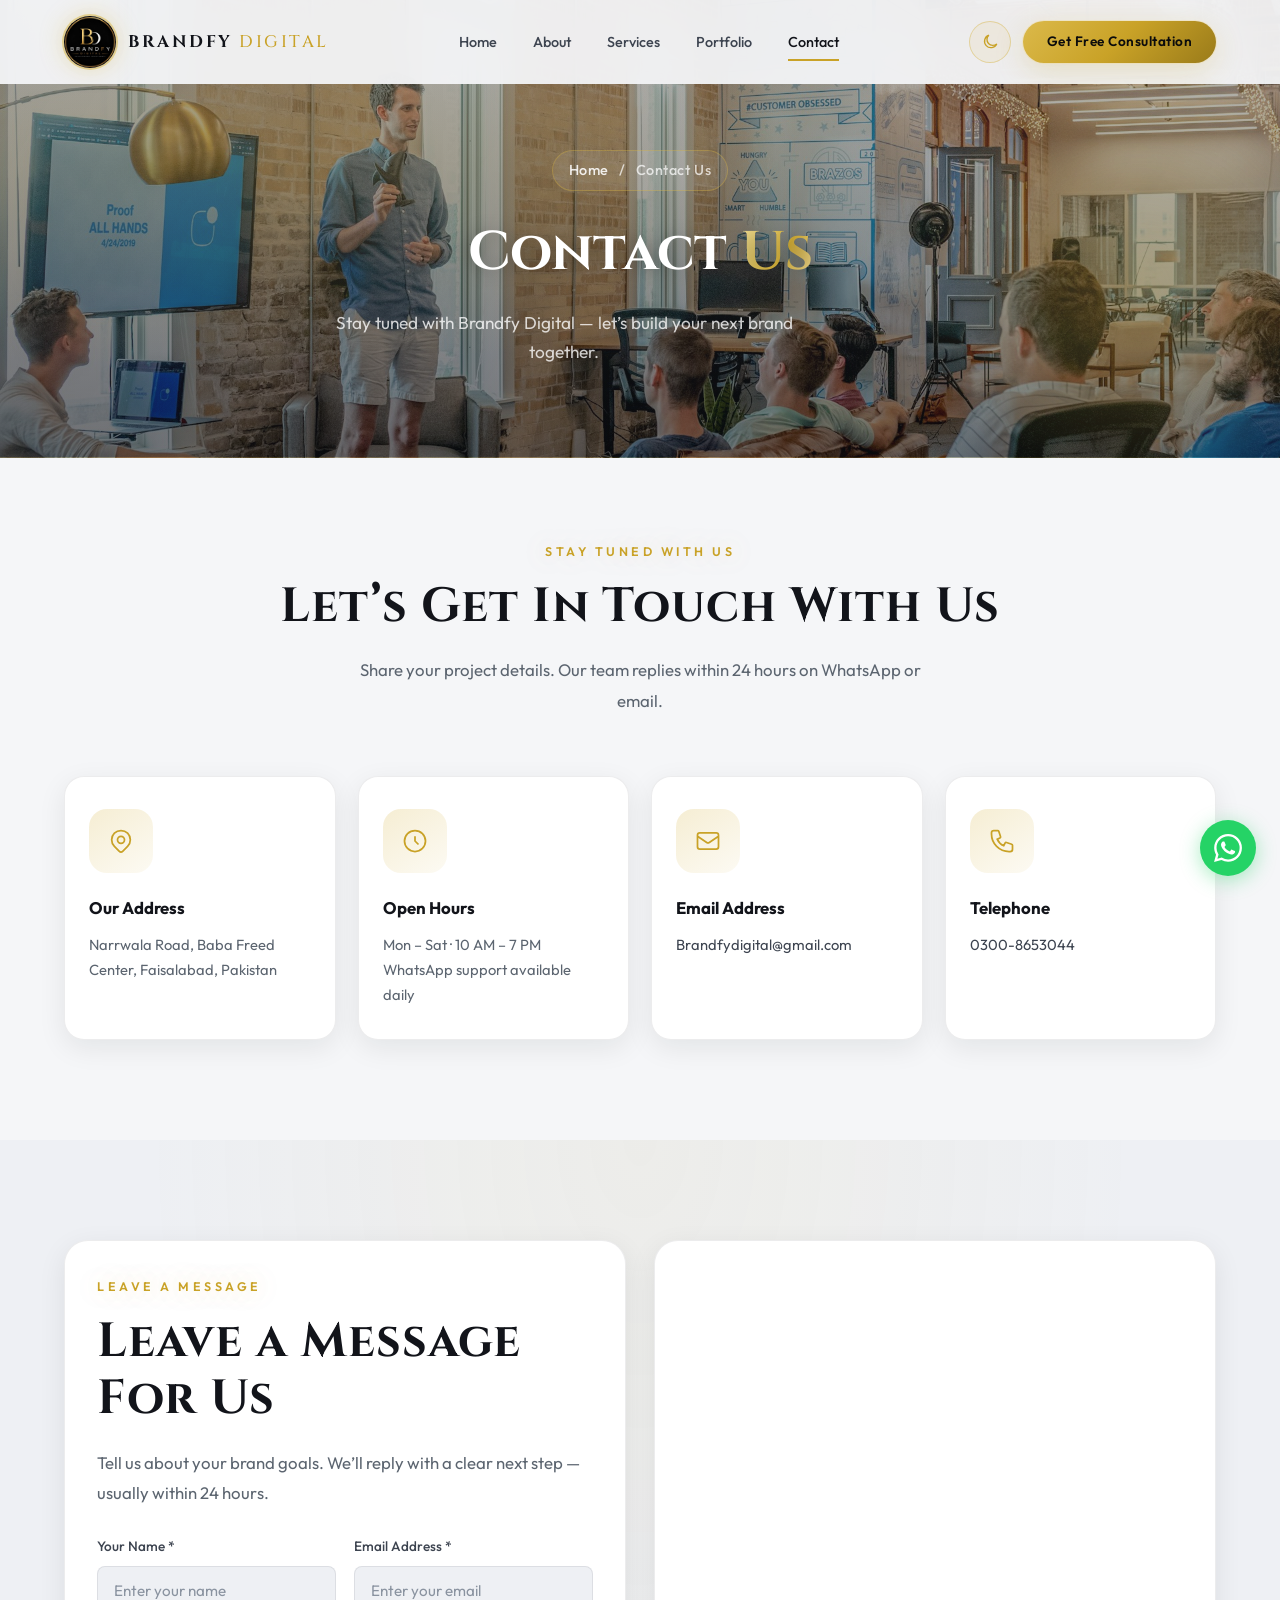
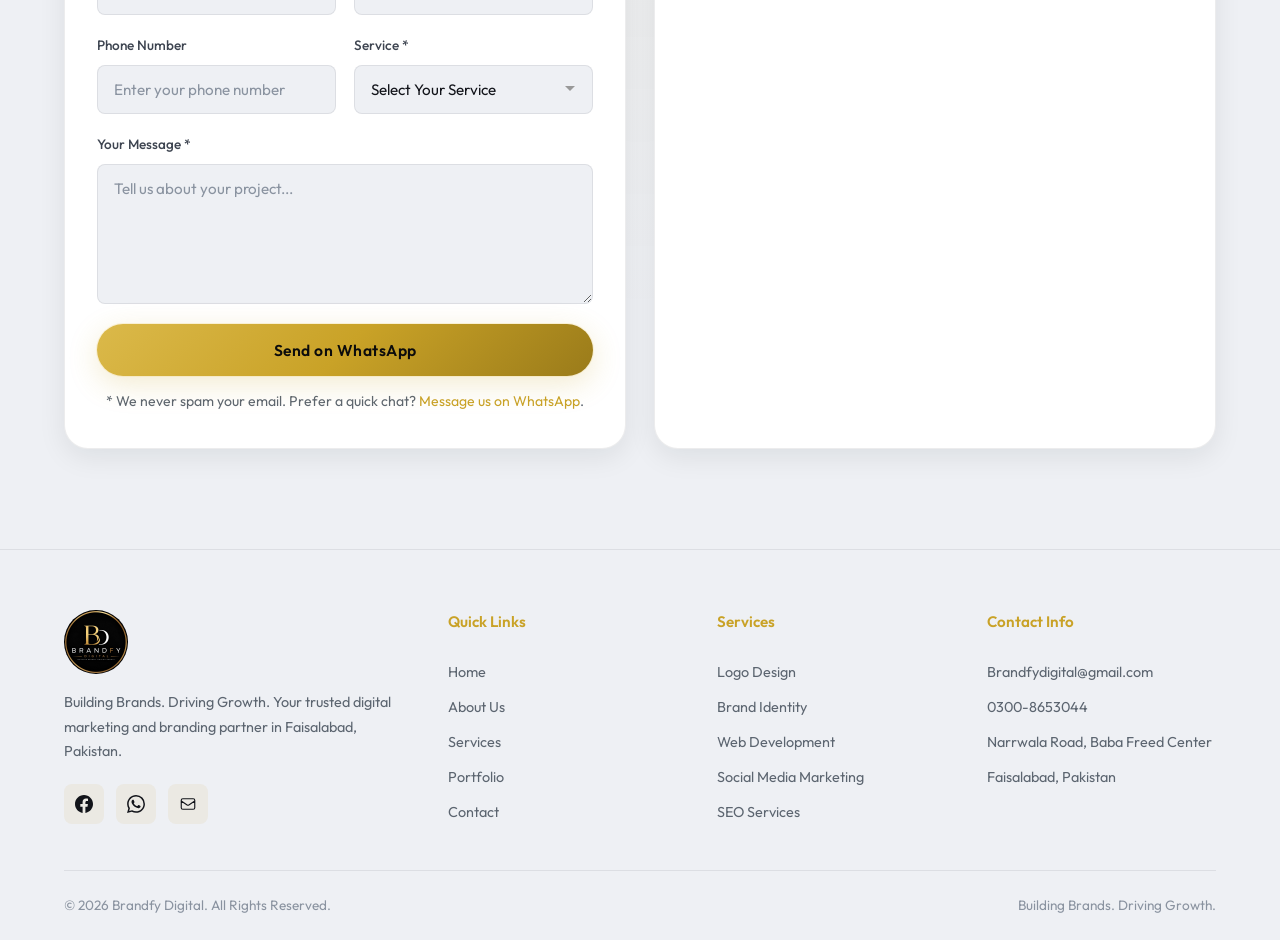
<file: contact.html>
<!DOCTYPE html>
<html lang="en">
<head>
  <meta charset="UTF-8">
  <meta name="viewport" content="width=device-width, initial-scale=1.0">
  <meta name="description" content="Contact Brandfy Digital in Faisalabad. Email Brandfydigital@gmail.com or call 0300-8653044.">
  <title>Contact | Brandfy Digital</title>
  <link rel="preconnect" href="https://fonts.googleapis.com">
  <link rel="preconnect" href="https://fonts.gstatic.com" crossorigin>
  <link href="https://fonts.googleapis.com/css2?family=Cinzel:wght@500;600;700&family=Outfit:wght@300;400;500;600;700&display=swap" rel="stylesheet">
  <link rel="stylesheet" href="css/style.css">
  <link rel="icon" href="images/brandfy-logo.png" type="image/png">
  <script>
    (function () {
      try {
        var theme = localStorage.getItem('brandfy-theme-v2');
        document.documentElement.setAttribute('data-theme', theme === 'dark' ? 'dark' : 'light');
      } catch (e) {
        document.documentElement.setAttribute('data-theme', 'light');
      }
    })();
  </script>
</head>
<body>
  <a class="skip-link" href="#main">Skip to content</a>

  <header class="header header--solid" id="header">
    <div class="container header__inner">
      <a href="index.html" class="logo">
        <img src="images/brandfy-logo.png" alt="Brandfy Digital" class="logo__img">
        <span class="logo__text">BRANDFY <span>DIGITAL</span></span>
      </a>
      <nav class="nav" id="nav">
        <ul class="nav__list">
          <li><a href="index.html" class="nav__link">Home</a></li>
          <li><a href="about.html" class="nav__link">About</a></li>
          <li><a href="services.html" class="nav__link">Services</a></li>
          <li><a href="portfolio.html" class="nav__link">Portfolio</a></li>
          <li><a href="contact.html" class="nav__link active">Contact</a></li>
        </ul>
      </nav>
      <div class="header__actions">
        <button class="theme-toggle" id="themeToggle" type="button" aria-label="Switch to dark theme">
          <svg class="icon-moon" viewBox="0 0 24 24" fill="none" stroke="currentColor" stroke-width="1.8" aria-hidden="true"><path d="M21 14.5A8.5 8.5 0 1110.5 3 7 7 0 0021 14.5z"/></svg>
          <svg class="icon-sun" viewBox="0 0 24 24" fill="none" stroke="currentColor" stroke-width="1.8" aria-hidden="true"><circle cx="12" cy="12" r="4"/><path d="M12 2v2M12 20v2M4.93 4.93l1.41 1.41M17.66 17.66l1.41 1.41M2 12h2M20 12h2M4.93 19.07l1.41-1.41M17.66 6.34l1.41-1.41"/></svg>
        </button>
        <a href="contact.html" class="btn btn--primary header__cta">Get Free Consultation</a>
        <button class="hamburger" id="hamburger" aria-label="Toggle menu" aria-expanded="false" aria-controls="nav"><span></span><span></span><span></span></button>
      </div>
    </div>
  </header>

  <main id="main">
  <section class="page-hero page-hero--contact">
    <div class="page-hero__glow" aria-hidden="true"></div>
    <div class="container page-hero__inner">
      <p class="breadcrumb reveal" data-reveal="up">
        <a href="index.html">Home</a>
        <span aria-hidden="true">/</span>
        <span>Contact Us</span>
      </p>
      <h1 class="reveal" data-reveal="up" data-delay="1">Contact <span class="gold-text">Us</span></h1>
      <p class="page-hero__sub reveal" data-reveal="up" data-delay="2">Stay tuned with Brandfy Digital — let’s build your next brand together.</p>
    </div>
  </section>

  <section class="contact-connect section">
    <div class="container">
      <div class="contact-connect__header section__header">
        <span class="section__tag reveal" data-reveal="up">Stay Tuned With Us</span>
        <h2 class="section__title reveal" data-reveal="up" data-delay="1">Let’s Get In Touch With Us</h2>
        <p class="section__desc reveal" data-reveal="up" data-delay="2">Share your project details. Our team replies within 24 hours on WhatsApp or email.</p>
      </div>

      <div class="contact-cards">
        <article class="contact-card reveal" data-reveal="up" data-delay="1">
          <div class="contact-card__icon" aria-hidden="true">
            <svg viewBox="0 0 24 24" fill="none" stroke="currentColor" stroke-width="1.5"><path d="M17.657 16.657L13.414 20.9a1.998 1.998 0 01-2.827 0l-4.244-4.243a8 8 0 1111.314 0z"/><path d="M15 11a3 3 0 11-6 0 3 3 0 016 0z"/></svg>
          </div>
          <h3 class="contact-card__title">Our Address</h3>
          <p class="contact-card__text">Narrwala Road, Baba Freed Center, Faisalabad, Pakistan</p>
        </article>

        <article class="contact-card reveal" data-reveal="up" data-delay="2">
          <div class="contact-card__icon" aria-hidden="true">
            <svg viewBox="0 0 24 24" fill="none" stroke="currentColor" stroke-width="1.5"><path d="M12 8v4l3 3m6-3a9 9 0 11-18 0 9 9 0 0118 0z"/></svg>
          </div>
          <h3 class="contact-card__title">Open Hours</h3>
          <p class="contact-card__text">Mon – Sat · 10 AM – 7 PM<br>WhatsApp support available daily</p>
        </article>

        <article class="contact-card reveal" data-reveal="up" data-delay="3">
          <div class="contact-card__icon" aria-hidden="true">
            <svg viewBox="0 0 24 24" fill="none" stroke="currentColor" stroke-width="1.5"><path d="M3 8l7.89 5.26a2 2 0 002.22 0L21 8M5 19h14a2 2 0 002-2V7a2 2 0 00-2-2H5a2 2 0 00-2 2v10a2 2 0 002 2z"/></svg>
          </div>
          <h3 class="contact-card__title">Email Address</h3>
          <p class="contact-card__text"><a href="mailto:Brandfydigital@gmail.com">Brandfydigital@gmail.com</a></p>
        </article>

        <article class="contact-card reveal" data-reveal="up" data-delay="4">
          <div class="contact-card__icon" aria-hidden="true">
            <svg viewBox="0 0 24 24" fill="none" stroke="currentColor" stroke-width="1.5"><path d="M3 5a2 2 0 012-2h3.28a1 1 0 01.948.684l1.498 4.493a1 1 0 01-.502 1.21l-2.257 1.13a11.042 11.042 0 005.516 5.516l1.13-2.257a1 1 0 011.21-.502l4.493 1.498a1 1 0 01.684.949V19a2 2 0 01-2 2h-1C9.716 21 3 14.284 3 6V5z"/></svg>
          </div>
          <h3 class="contact-card__title">Telephone</h3>
          <p class="contact-card__text"><a href="tel:+923008653044">0300-8653044</a></p>
        </article>
      </div>
    </div>
  </section>

  <section class="contact-main section section--dark">
    <div class="container">
      <div class="contact-main__grid">
        <div class="contact-main__form-wrap reveal" data-reveal="left">
          <span class="section__tag">Leave a Message</span>
          <h2 class="section__title">Leave a Message For Us</h2>
          <p class="section__desc contact-main__desc">Tell us about your brand goals. We’ll reply with a clear next step — usually within 24 hours.</p>

          <form class="contact__form contact__form--eklan" id="contactForm">
            <div class="form-row">
              <div class="form-group">
                <label for="name">Your Name *</label>
                <input type="text" id="name" name="name" required placeholder="Enter your name">
              </div>
              <div class="form-group">
                <label for="email">Email Address *</label>
                <input type="email" id="email" name="email" required placeholder="Enter your email">
              </div>
            </div>
            <div class="form-row">
              <div class="form-group">
                <label for="phone">Phone Number</label>
                <input type="tel" id="phone" name="phone" placeholder="Enter your phone number">
              </div>
              <div class="form-group">
                <label for="service">Service *</label>
                <select id="service" name="service" required>
                  <option value="">Select Your Service</option>
                  <option value="Logo Design">Logo Design</option>
                  <option value="Brand Identity">Brand Identity</option>
                  <option value="Web Development">Web Development</option>
                  <option value="Social Media Marketing">Social Media Marketing</option>
                  <option value="SEO Services">SEO Services</option>
                  <option value="Graphic Design">Graphic Design</option>
                  <option value="Other">Other</option>
                </select>
              </div>
            </div>
            <div class="form-group">
              <label for="message">Your Message *</label>
              <textarea id="message" name="message" rows="5" required placeholder="Tell us about your project..."></textarea>
            </div>
            <button type="submit" class="btn btn--primary btn--lg btn--glow">Send on WhatsApp</button>
            <p class="form-note">* We never spam your email. Prefer a quick chat? <a href="https://wa.me/923008653044?text=Hi%20Brandfy%20Digital!%20I%20want%20to%20discuss%20a%20project." target="_blank" rel="noopener">Message us on WhatsApp</a>.</p>
          </form>
        </div>

        <div class="contact-main__map reveal" data-reveal="right" data-delay="2">
          <iframe title="Brandfy Digital Faisalabad location" src="https://maps.google.com/maps?q=Narrwala%20Road%20Baba%20Fareed%20Center%20Faisalabad&t=&z=14&ie=UTF8&iwloc=&output=embed" loading="lazy" referrerpolicy="no-referrer-when-downgrade"></iframe>
        </div>
      </div>
    </div>
  </section>
  </main>

  <footer class="footer">
    <div class="container">
      <div class="footer__grid">
        <div class="footer__brand">
          <img src="images/brandfy-logo.png" alt="Brandfy Digital" class="footer__logo">
          <p>Building Brands. Driving Growth. Your trusted digital marketing and branding partner in Faisalabad, Pakistan.</p>
          <div class="footer__social">
            <a href="https://web.facebook.com/profile.php?id=61593432682241" target="_blank" rel="noopener" aria-label="Facebook"><svg viewBox="0 0 24 24" fill="currentColor"><path d="M24 12.073c0-6.627-5.373-12-12-12s-12 5.373-12 12c0 5.99 4.388 10.954 10.125 11.854v-8.385H7.078v-3.47h3.047V9.43c0-3.007 1.792-4.669 4.533-4.669 1.312 0 2.686.235 2.686.235v2.953H15.83c-1.491 0-1.956.925-1.956 1.874v2.25h3.328l-.532 3.47h-2.796v8.385C19.612 23.027 24 18.062 24 12.073z"/></svg></a>
            <a href="https://wa.me/923008653044" target="_blank" rel="noopener" aria-label="WhatsApp"><svg viewBox="0 0 24 24" fill="currentColor"><path d="M17.472 14.382c-.297-.149-1.758-.867-2.03-.967-.273-.099-.471-.148-.67.15-.197.297-.767.966-.94 1.164-.173.199-.347.223-.644.075-.297-.15-1.255-.463-2.39-1.475-.883-.788-1.48-1.761-1.653-2.059-.173-.297-.018-.458.13-.606.134-.133.298-.347.446-.52.149-.174.198-.298.298-.497.099-.198.05-.371-.025-.52-.075-.149-.669-1.612-.916-2.207-.242-.579-.487-.5-.669-.51-.173-.008-.371-.01-.57-.01-.198 0-.52.074-.792.372-.272.297-1.04 1.016-1.04 2.479 0 1.462 1.065 2.875 1.213 3.074.149.198 2.096 3.2 5.077 4.487.709.306 1.262.489 1.694.625.712.227 1.36.195 1.871.118.571-.085 1.758-.719 2.006-1.413.248-.694.248-1.289.173-1.413-.074-.124-.272-.198-.57-.347m-5.421 7.403h-.004a9.87 9.87 0 01-5.031-1.378l-.361-.214-3.741.982.998-3.648-.235-.374a9.86 9.86 0 01-1.51-5.26c.001-5.45 4.436-9.884 9.888-9.884 2.64 0 5.122 1.03 6.988 2.898a9.825 9.825 0 012.893 6.994c-.003 5.45-4.435 9.884-9.884 9.884m8.413-18.297A11.815 11.815 0 0012.05 0C5.495 0 .16 5.335.157 11.892c0 2.096.547 4.142 1.588 5.945L.057 24l6.305-1.654a11.882 11.882 0 005.683 1.448h.005c6.554 0 11.89-5.335 11.89-11.893a11.821 11.821 0 00-3.48-8.413z"/></svg></a>
            <a href="mailto:Brandfydigital@gmail.com" aria-label="Email"><svg viewBox="0 0 24 24" fill="none" stroke="currentColor" stroke-width="1.5"><path d="M3 8l7.89 5.26a2 2 0 002.22 0L21 8M5 19h14a2 2 0 002-2V7a2 2 0 00-2-2H5a2 2 0 00-2 2v10a2 2 0 002 2z"/></svg></a>
          </div>
        </div>
        <div class="footer__links">
          <h4>Quick Links</h4>
          <ul>
            <li><a href="index.html">Home</a></li>
            <li><a href="about.html">About Us</a></li>
            <li><a href="services.html">Services</a></li>
            <li><a href="portfolio.html">Portfolio</a></li>
            <li><a href="contact.html">Contact</a></li>
          </ul>
        </div>
        <div class="footer__links">
          <h4>Services</h4>
          <ul>
            <li><a href="services.html">Logo Design</a></li>
            <li><a href="services.html">Brand Identity</a></li>
            <li><a href="services.html">Web Development</a></li>
            <li><a href="services.html">Social Media Marketing</a></li>
            <li><a href="services.html">SEO Services</a></li>
          </ul>
        </div>
        <div class="footer__links">
          <h4>Contact Info</h4>
          <ul>
            <li>Brandfydigital@gmail.com</li>
            <li>0300-8653044</li>
            <li>Narrwala Road, Baba Freed Center</li>
            <li>Faisalabad, Pakistan</li>
          </ul>
        </div>
      </div>
      <div class="footer__bottom">
        <p>&copy; 2026 Brandfy Digital. All Rights Reserved.</p>
        <p>Building Brands. Driving Growth.</p>
      </div>
    </div>
  </footer>

  <a href="https://wa.me/923008653044?text=Hi%20Brandfy%20Digital!%20I%20want%20to%20discuss%20a%20project." class="whatsapp-float" target="_blank" rel="noopener" aria-label="Chat on WhatsApp">
    <svg viewBox="0 0 24 24" fill="currentColor"><path d="M17.472 14.382c-.297-.149-1.758-.867-2.03-.967-.273-.099-.471-.148-.67.15-.197.297-.767.966-.94 1.164-.173.199-.347.223-.644.075-.297-.15-1.255-.463-2.39-1.475-.883-.788-1.48-1.761-1.653-2.059-.173-.297-.018-.458.13-.606.134-.133.298-.347.446-.52.149-.174.198-.298.298-.497.099-.198.05-.371-.025-.52-.075-.149-.669-1.612-.916-2.207-.242-.579-.487-.5-.669-.51-.173-.008-.371-.01-.57-.01-.198 0-.52.074-.792.372-.272.297-1.04 1.016-1.04 2.479 0 1.462 1.065 2.875 1.213 3.074.149.198 2.096 3.2 5.077 4.487.709.306 1.262.489 1.694.625.712.227 1.36.195 1.871.118.571-.085 1.758-.719 2.006-1.413.248-.694.248-1.289.173-1.413-.074-.124-.272-.198-.57-.347m-5.421 7.403h-.004a9.87 9.87 0 01-5.031-1.378l-.361-.214-3.741.982.998-3.648-.235-.374a9.86 9.86 0 01-1.51-5.26c.001-5.45 4.436-9.884 9.888-9.884 2.64 0 5.122 1.03 6.988 2.898a9.825 9.825 0 012.893 6.994c-.003 5.45-4.435 9.884-9.884 9.884m8.413-18.297A11.815 11.815 0 0012.05 0C5.495 0 .16 5.335.157 11.892c0 2.096.547 4.142 1.588 5.945L.057 24l6.305-1.654a11.882 11.882 0 005.683 1.448h.005c6.554 0 11.89-5.335 11.89-11.893a11.821 11.821 0 00-3.48-8.413z"/></svg>
  </a>
  <script src="js/main.js"></script>
</body>
</html>
</file>
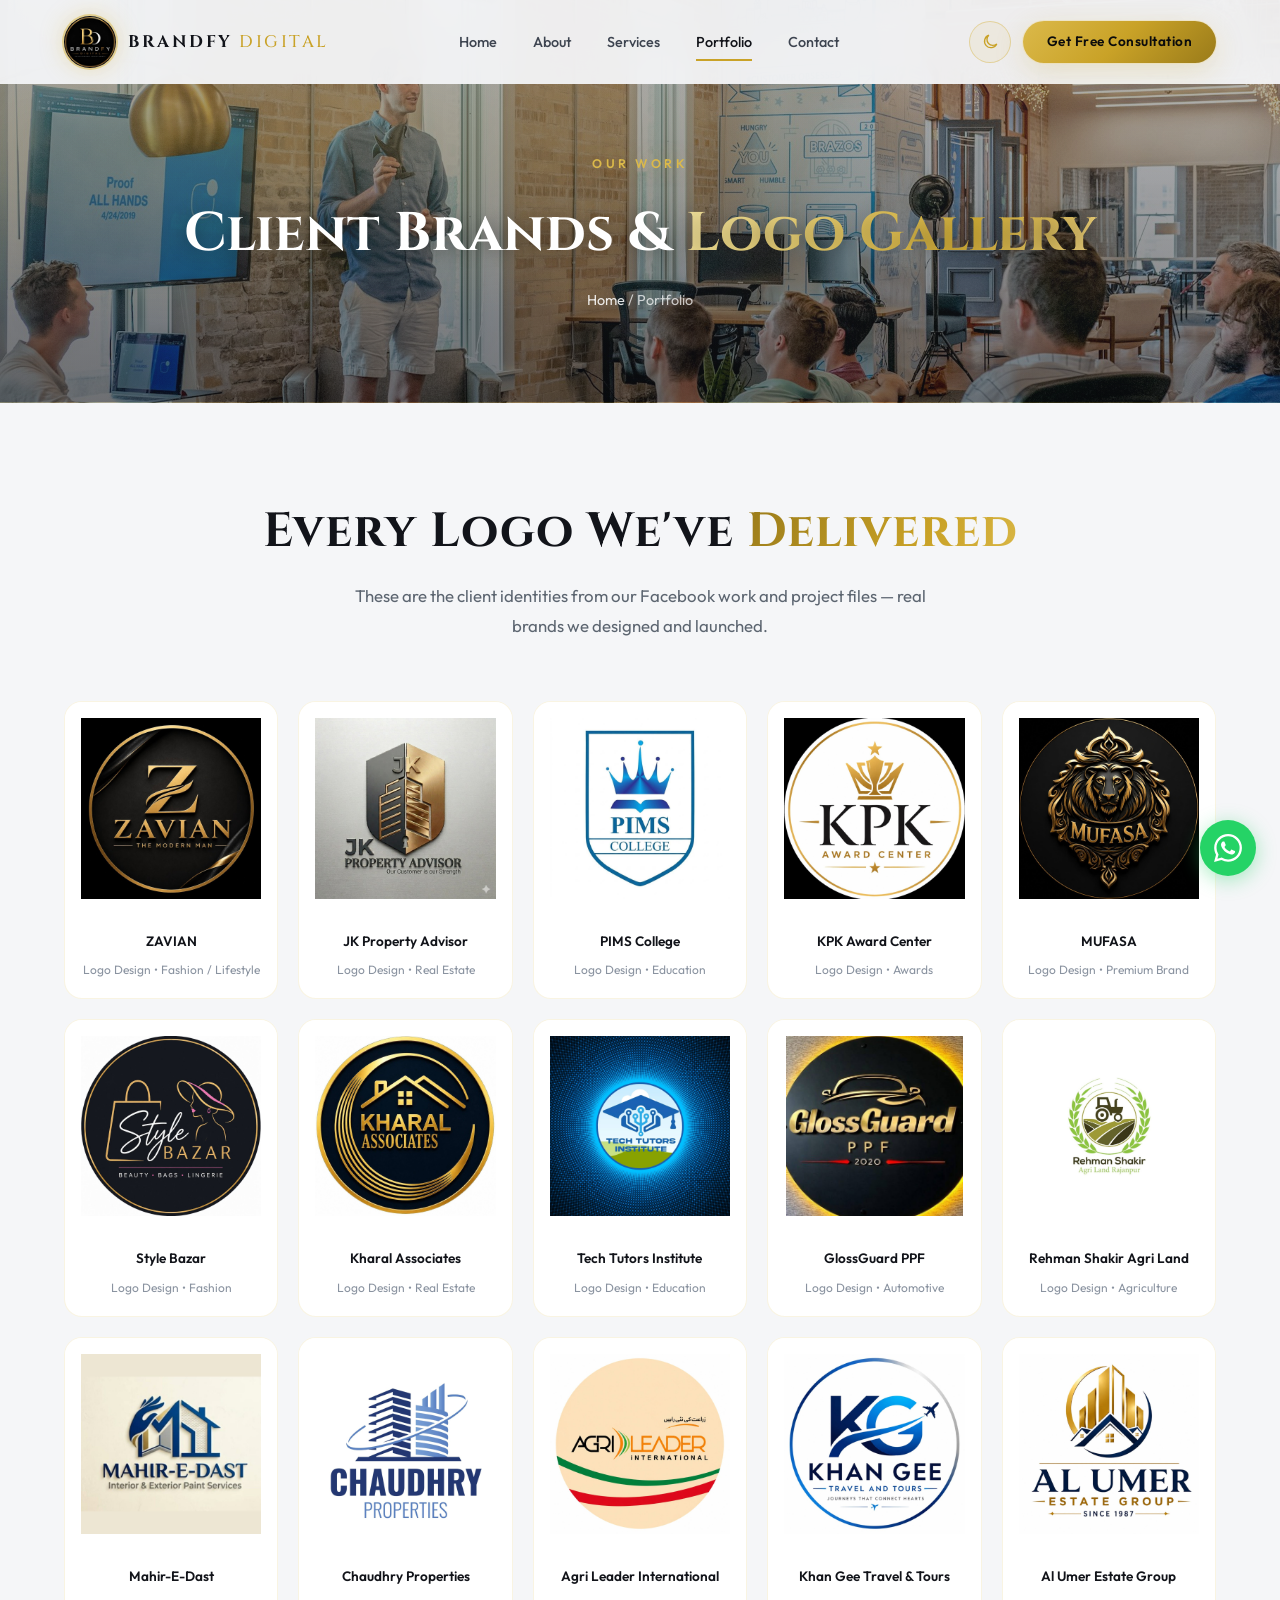
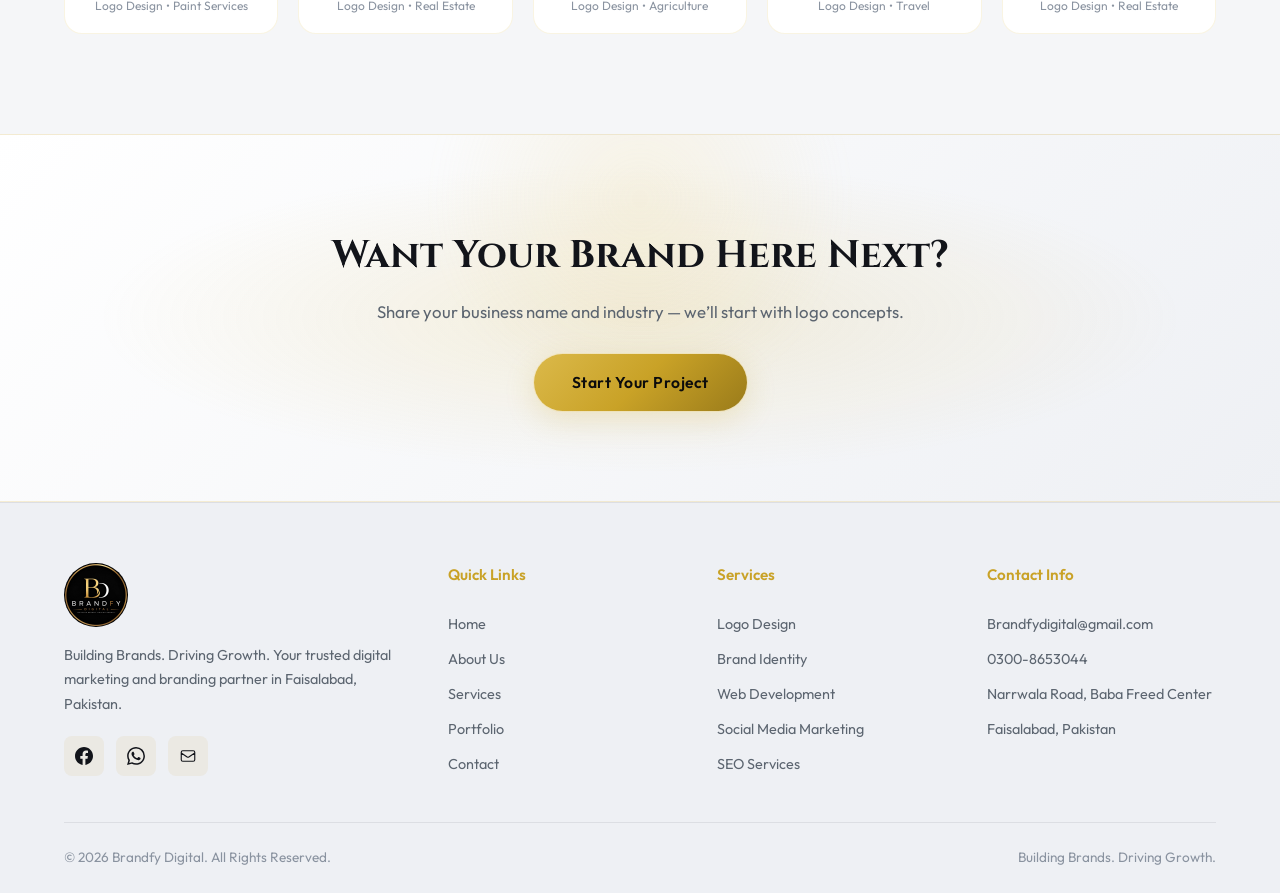
<file: portfolio.html>
<!DOCTYPE html>
<html lang="en">
<head>
  <meta charset="UTF-8">
  <meta name="viewport" content="width=device-width, initial-scale=1.0">
  <meta name="description" content="Brandfy Digital portfolio — logo and brand identity work for clients across Pakistan.">
  <title>Portfolio | Brandfy Digital</title>
  <link rel="preconnect" href="https://fonts.googleapis.com">
  <link rel="preconnect" href="https://fonts.gstatic.com" crossorigin>
  <link href="https://fonts.googleapis.com/css2?family=Cinzel:wght@500;600;700&family=Outfit:wght@300;400;500;600;700&display=swap" rel="stylesheet">
  <link rel="stylesheet" href="css/style.css">
  <link rel="icon" href="images/brandfy-logo.png" type="image/png">
  <script>
    (function () {
      try {
        var theme = localStorage.getItem('brandfy-theme-v2');
        document.documentElement.setAttribute('data-theme', theme === 'dark' ? 'dark' : 'light');
      } catch (e) {
        document.documentElement.setAttribute('data-theme', 'light');
      }
    })();
  </script>
</head>
<body>
  <a class="skip-link" href="#main">Skip to content</a>

  <header class="header header--solid" id="header">
    <div class="container header__inner">
      <a href="index.html" class="logo">
        <img src="images/brandfy-logo.png" alt="Brandfy Digital" class="logo__img">
        <span class="logo__text">BRANDFY <span>DIGITAL</span></span>
      </a>
      <nav class="nav" id="nav">
        <ul class="nav__list">
          <li><a href="index.html" class="nav__link">Home</a></li>
          <li><a href="about.html" class="nav__link">About</a></li>
          <li><a href="services.html" class="nav__link">Services</a></li>
          <li><a href="portfolio.html" class="nav__link active">Portfolio</a></li>
          <li><a href="contact.html" class="nav__link">Contact</a></li>
        </ul>
      </nav>
      <div class="header__actions">
        <button class="theme-toggle" id="themeToggle" type="button" aria-label="Switch to dark theme">
          <svg class="icon-moon" viewBox="0 0 24 24" fill="none" stroke="currentColor" stroke-width="1.8" aria-hidden="true"><path d="M21 14.5A8.5 8.5 0 1110.5 3 7 7 0 0021 14.5z"/></svg>
          <svg class="icon-sun" viewBox="0 0 24 24" fill="none" stroke="currentColor" stroke-width="1.8" aria-hidden="true"><circle cx="12" cy="12" r="4"/><path d="M12 2v2M12 20v2M4.93 4.93l1.41 1.41M17.66 17.66l1.41 1.41M2 12h2M20 12h2M4.93 19.07l1.41-1.41M17.66 6.34l1.41-1.41"/></svg>
        </button>
        <a href="contact.html" class="btn btn--primary header__cta">Get Free Consultation</a>
        <button class="hamburger" id="hamburger" aria-label="Toggle menu" aria-expanded="false" aria-controls="nav"><span></span><span></span><span></span></button>
      </div>
    </div>
  </header>

  <main id="main">
  <section class="page-hero">
    <div class="container page-hero__inner">
      <span class="section__tag">Our Work</span>
      <h1>Client Brands &amp; <span class="gold-text">Logo Gallery</span></h1>
      <p class="breadcrumb"><a href="index.html">Home</a> / Portfolio</p>
    </div>
  </section>

  <section class="portfolio section">
    <div class="container">
      <div class="section__header reveal">
        <h2 class="section__title">Every Logo We've <span class="gold-text">Delivered</span></h2>
        <p class="section__desc">These are the client identities from our Facebook work and project files — real brands we designed and launched.</p>
      </div>
      <div class="portfolio__grid">
        <article class="portfolio-item reveal">
          <div class="portfolio-item__img-wrap"><img src="images/client-zavian.jpg" alt="Zavian - The Modern Man"></div>
          <div class="portfolio-item__info"><h3>ZAVIAN</h3><span>Logo Design • Fashion / Lifestyle</span></div>
        </article>
        <article class="portfolio-item reveal">
          <div class="portfolio-item__img-wrap"><img src="images/client-jk-property.png" alt="JK Property Advisor"></div>
          <div class="portfolio-item__info"><h3>JK Property Advisor</h3><span>Logo Design • Real Estate</span></div>
        </article>
        <article class="portfolio-item reveal">
          <div class="portfolio-item__img-wrap"><img src="images/client-pims.png" alt="PIMS College"></div>
          <div class="portfolio-item__info"><h3>PIMS College</h3><span>Logo Design • Education</span></div>
        </article>
        <article class="portfolio-item reveal">
          <div class="portfolio-item__img-wrap"><img src="images/client-kpk.png" alt="KPK Award Center"></div>
          <div class="portfolio-item__info"><h3>KPK Award Center</h3><span>Logo Design • Awards</span></div>
        </article>
        <article class="portfolio-item reveal">
          <div class="portfolio-item__img-wrap"><img src="images/client-mufasa.jpg" alt="Mufasa"></div>
          <div class="portfolio-item__info"><h3>MUFASA</h3><span>Logo Design • Premium Brand</span></div>
        </article>
        <article class="portfolio-item reveal">
          <div class="portfolio-item__img-wrap"><img src="images/client-style-bazar.png" alt="Style Bazar"></div>
          <div class="portfolio-item__info"><h3>Style Bazar</h3><span>Logo Design • Fashion</span></div>
        </article>
        <article class="portfolio-item reveal">
          <div class="portfolio-item__img-wrap"><img src="images/client-kharal.jpg" alt="Kharal Associates"></div>
          <div class="portfolio-item__info"><h3>Kharal Associates</h3><span>Logo Design • Real Estate</span></div>
        </article>
        <article class="portfolio-item reveal">
          <div class="portfolio-item__img-wrap"><img src="images/client-tech-tutors.jpg" alt="Tech Tutors Institute"></div>
          <div class="portfolio-item__info"><h3>Tech Tutors Institute</h3><span>Logo Design • Education</span></div>
        </article>
        <article class="portfolio-item reveal">
          <div class="portfolio-item__img-wrap"><img src="images/client-glossguard.png" alt="GlossGuard PPF"></div>
          <div class="portfolio-item__info"><h3>GlossGuard PPF</h3><span>Logo Design • Automotive</span></div>
        </article>
        <article class="portfolio-item reveal">
          <div class="portfolio-item__img-wrap"><img src="images/client-rehman-shakir.png" alt="Rehman Shakir Agri Land"></div>
          <div class="portfolio-item__info"><h3>Rehman Shakir Agri Land</h3><span>Logo Design • Agriculture</span></div>
        </article>
        <article class="portfolio-item reveal">
          <div class="portfolio-item__img-wrap"><img src="images/client-mahir-e-dast.png" alt="Mahir-E-Dast Paint Services"></div>
          <div class="portfolio-item__info"><h3>Mahir-E-Dast</h3><span>Logo Design • Paint Services</span></div>
        </article>
        <article class="portfolio-item reveal">
          <div class="portfolio-item__img-wrap"><img src="images/client-chaudhry.png" alt="Chaudhry Properties"></div>
          <div class="portfolio-item__info"><h3>Chaudhry Properties</h3><span>Logo Design • Real Estate</span></div>
        </article>
        <article class="portfolio-item reveal">
          <div class="portfolio-item__img-wrap"><img src="images/client-agri-leader.png" alt="Agri Leader International"></div>
          <div class="portfolio-item__info"><h3>Agri Leader International</h3><span>Logo Design • Agriculture</span></div>
        </article>
        <article class="portfolio-item reveal">
          <div class="portfolio-item__img-wrap"><img src="images/client-khan-gee.png" alt="Khan Gee Travel and Tours"></div>
          <div class="portfolio-item__info"><h3>Khan Gee Travel &amp; Tours</h3><span>Logo Design • Travel</span></div>
        </article>
        <article class="portfolio-item reveal">
          <div class="portfolio-item__img-wrap"><img src="images/client-al-umer.png" alt="Al Umer Estate Group"></div>
          <div class="portfolio-item__info"><h3>Al Umer Estate Group</h3><span>Logo Design • Real Estate</span></div>
        </article>
      </div>
    </div>
  </section>

  <section class="cta-banner">
    <div class="container cta-banner__inner reveal">
      <h2>Want Your Brand Here Next?</h2>
      <p>Share your business name and industry — we’ll start with logo concepts.</p>
      <a href="contact.html" class="btn btn--primary btn--lg">Start Your Project</a>
    </div>
  </section>
  </main>

  <footer class="footer">
    <div class="container">
      <div class="footer__grid">
        <div class="footer__brand">
          <img src="images/brandfy-logo.png" alt="Brandfy Digital" class="footer__logo">
          <p>Building Brands. Driving Growth. Your trusted digital marketing and branding partner in Faisalabad, Pakistan.</p>
          <div class="footer__social">
            <a href="https://web.facebook.com/profile.php?id=61593432682241" target="_blank" rel="noopener" aria-label="Facebook"><svg viewBox="0 0 24 24" fill="currentColor"><path d="M24 12.073c0-6.627-5.373-12-12-12s-12 5.373-12 12c0 5.99 4.388 10.954 10.125 11.854v-8.385H7.078v-3.47h3.047V9.43c0-3.007 1.792-4.669 4.533-4.669 1.312 0 2.686.235 2.686.235v2.953H15.83c-1.491 0-1.956.925-1.956 1.874v2.25h3.328l-.532 3.47h-2.796v8.385C19.612 23.027 24 18.062 24 12.073z"/></svg></a>
            <a href="https://wa.me/923008653044" target="_blank" rel="noopener" aria-label="WhatsApp"><svg viewBox="0 0 24 24" fill="currentColor"><path d="M17.472 14.382c-.297-.149-1.758-.867-2.03-.967-.273-.099-.471-.148-.67.15-.197.297-.767.966-.94 1.164-.173.199-.347.223-.644.075-.297-.15-1.255-.463-2.39-1.475-.883-.788-1.48-1.761-1.653-2.059-.173-.297-.018-.458.13-.606.134-.133.298-.347.446-.52.149-.174.198-.298.298-.497.099-.198.05-.371-.025-.52-.075-.149-.669-1.612-.916-2.207-.242-.579-.487-.5-.669-.51-.173-.008-.371-.01-.57-.01-.198 0-.52.074-.792.372-.272.297-1.04 1.016-1.04 2.479 0 1.462 1.065 2.875 1.213 3.074.149.198 2.096 3.2 5.077 4.487.709.306 1.262.489 1.694.625.712.227 1.36.195 1.871.118.571-.085 1.758-.719 2.006-1.413.248-.694.248-1.289.173-1.413-.074-.124-.272-.198-.57-.347m-5.421 7.403h-.004a9.87 9.87 0 01-5.031-1.378l-.361-.214-3.741.982.998-3.648-.235-.374a9.86 9.86 0 01-1.51-5.26c.001-5.45 4.436-9.884 9.888-9.884 2.64 0 5.122 1.03 6.988 2.898a9.825 9.825 0 012.893 6.994c-.003 5.45-4.435 9.884-9.884 9.884m8.413-18.297A11.815 11.815 0 0012.05 0C5.495 0 .16 5.335.157 11.892c0 2.096.547 4.142 1.588 5.945L.057 24l6.305-1.654a11.882 11.882 0 005.683 1.448h.005c6.554 0 11.89-5.335 11.89-11.893a11.821 11.821 0 00-3.48-8.413z"/></svg></a>
            <a href="mailto:Brandfydigital@gmail.com" aria-label="Email"><svg viewBox="0 0 24 24" fill="none" stroke="currentColor" stroke-width="1.5"><path d="M3 8l7.89 5.26a2 2 0 002.22 0L21 8M5 19h14a2 2 0 002-2V7a2 2 0 00-2-2H5a2 2 0 00-2 2v10a2 2 0 002 2z"/></svg></a>
          </div>
        </div>
        <div class="footer__links">
          <h4>Quick Links</h4>
          <ul>
            <li><a href="index.html">Home</a></li>
            <li><a href="about.html">About Us</a></li>
            <li><a href="services.html">Services</a></li>
            <li><a href="portfolio.html">Portfolio</a></li>
            <li><a href="contact.html">Contact</a></li>
          </ul>
        </div>
        <div class="footer__links">
          <h4>Services</h4>
          <ul>
            <li><a href="services.html">Logo Design</a></li>
            <li><a href="services.html">Brand Identity</a></li>
            <li><a href="services.html">Web Development</a></li>
            <li><a href="services.html">Social Media Marketing</a></li>
            <li><a href="services.html">SEO Services</a></li>
          </ul>
        </div>
        <div class="footer__links">
          <h4>Contact Info</h4>
          <ul>
            <li>Brandfydigital@gmail.com</li>
            <li>0300-8653044</li>
            <li>Narrwala Road, Baba Freed Center</li>
            <li>Faisalabad, Pakistan</li>
          </ul>
        </div>
      </div>
      <div class="footer__bottom">
        <p>&copy; 2026 Brandfy Digital. All Rights Reserved.</p>
        <p>Building Brands. Driving Growth.</p>
      </div>
    </div>
  </footer>

  <a href="https://wa.me/923008653044?text=Hi%20Brandfy%20Digital!%20I%20want%20to%20discuss%20a%20project." class="whatsapp-float" target="_blank" rel="noopener" aria-label="Chat on WhatsApp">
    <svg viewBox="0 0 24 24" fill="currentColor"><path d="M17.472 14.382c-.297-.149-1.758-.867-2.03-.967-.273-.099-.471-.148-.67.15-.197.297-.767.966-.94 1.164-.173.199-.347.223-.644.075-.297-.15-1.255-.463-2.39-1.475-.883-.788-1.48-1.761-1.653-2.059-.173-.297-.018-.458.13-.606.134-.133.298-.347.446-.52.149-.174.198-.298.298-.497.099-.198.05-.371-.025-.52-.075-.149-.669-1.612-.916-2.207-.242-.579-.487-.5-.669-.51-.173-.008-.371-.01-.57-.01-.198 0-.52.074-.792.372-.272.297-1.04 1.016-1.04 2.479 0 1.462 1.065 2.875 1.213 3.074.149.198 2.096 3.2 5.077 4.487.709.306 1.262.489 1.694.625.712.227 1.36.195 1.871.118.571-.085 1.758-.719 2.006-1.413.248-.694.248-1.289.173-1.413-.074-.124-.272-.198-.57-.347m-5.421 7.403h-.004a9.87 9.87 0 01-5.031-1.378l-.361-.214-3.741.982.998-3.648-.235-.374a9.86 9.86 0 01-1.51-5.26c.001-5.45 4.436-9.884 9.888-9.884 2.64 0 5.122 1.03 6.988 2.898a9.825 9.825 0 012.893 6.994c-.003 5.45-4.435 9.884-9.884 9.884m8.413-18.297A11.815 11.815 0 0012.05 0C5.495 0 .16 5.335.157 11.892c0 2.096.547 4.142 1.588 5.945L.057 24l6.305-1.654a11.882 11.882 0 005.683 1.448h.005c6.554 0 11.89-5.335 11.89-11.893a11.821 11.821 0 00-3.48-8.413z"/></svg>
  </a>
  <script src="js/main.js"></script>
</body>
</html>
</file>
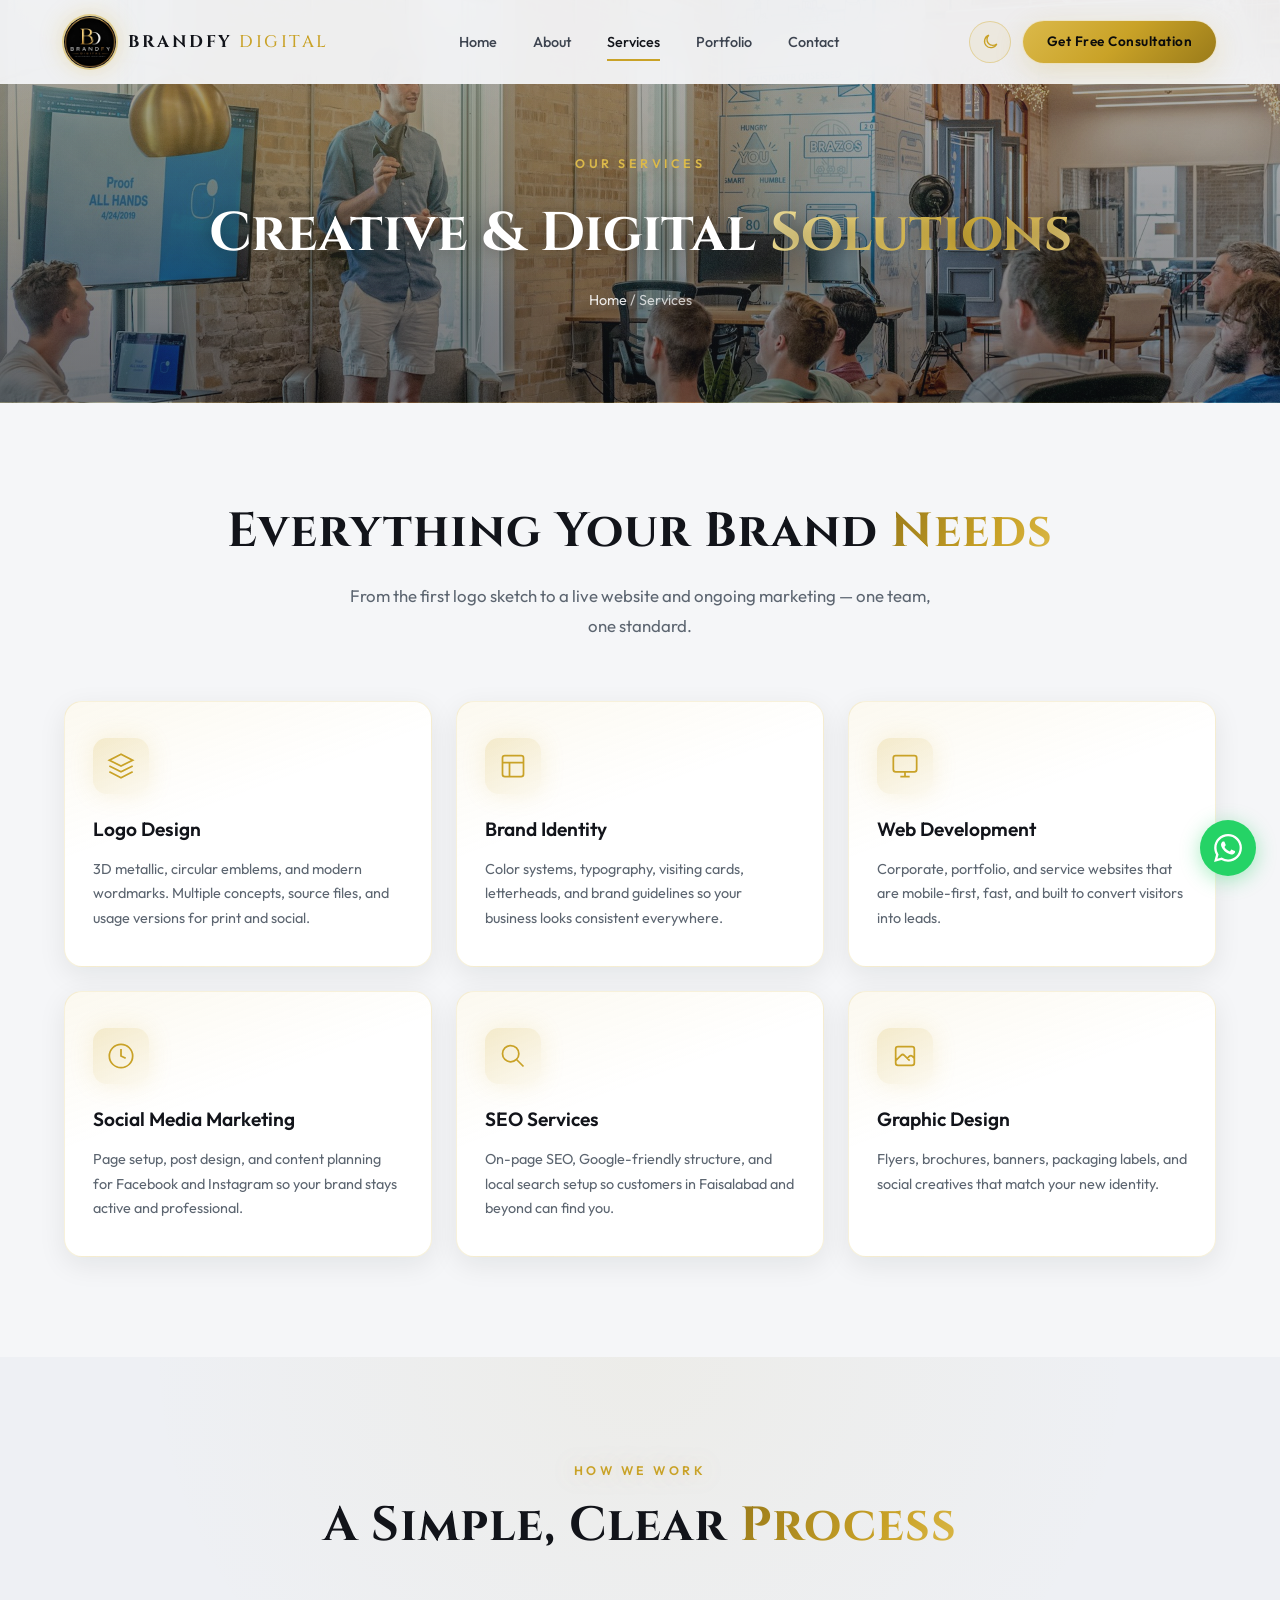
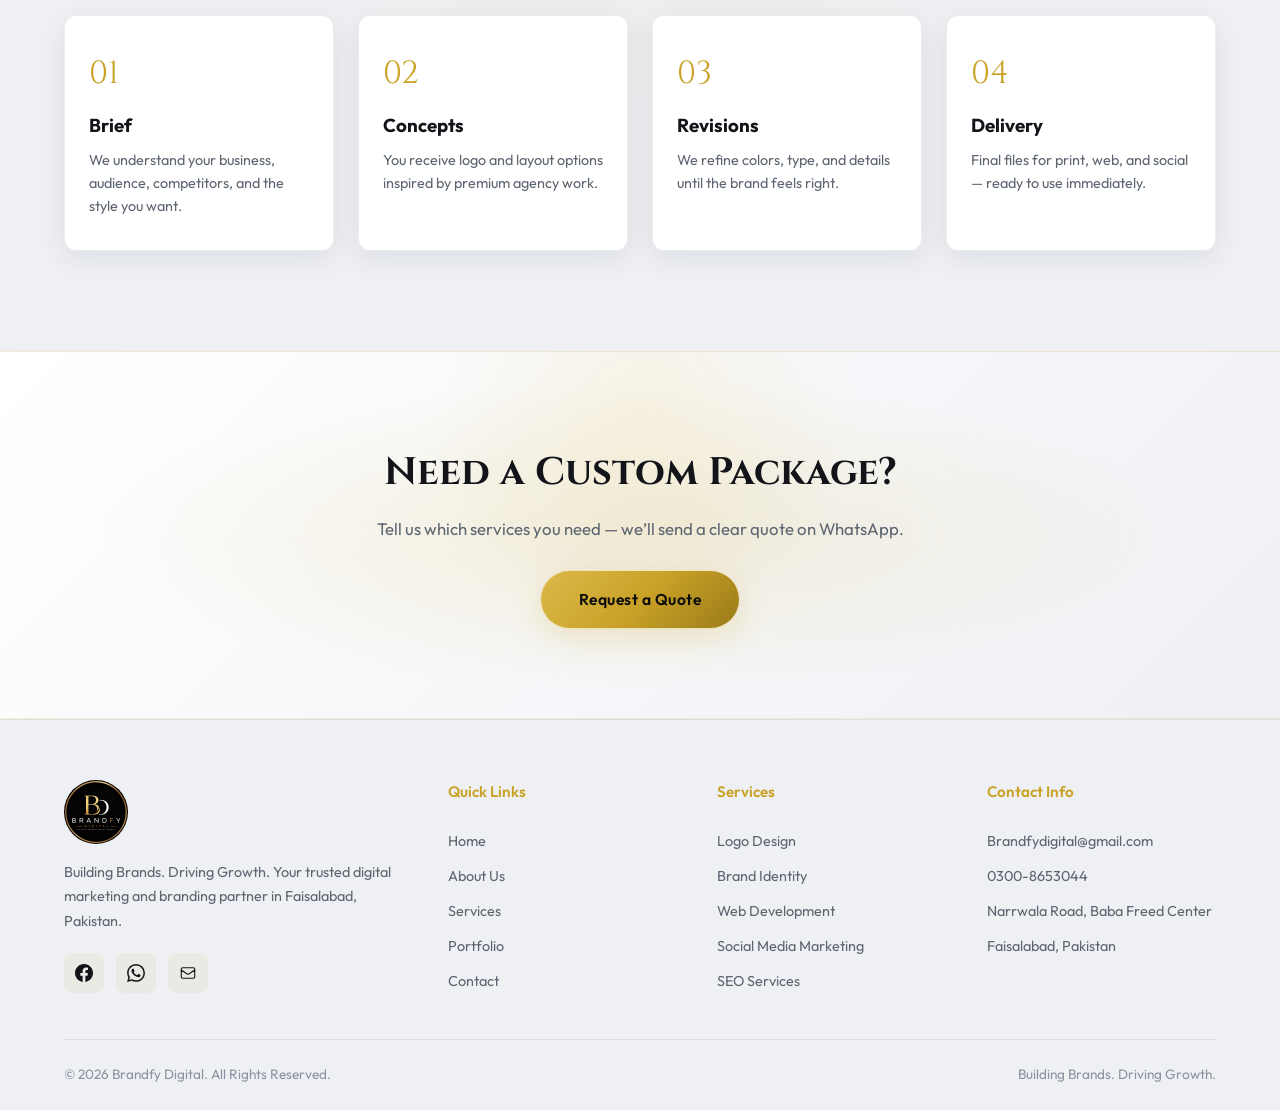
<file: services.html>
<!DOCTYPE html>
<html lang="en">
<head>
  <meta charset="UTF-8">
  <meta name="viewport" content="width=device-width, initial-scale=1.0">
  <meta name="description" content="Brandfy Digital services — logo design, brand identity, web development, SEO, social media and graphic design in Faisalabad.">
  <title>Services | Brandfy Digital</title>
  <link rel="preconnect" href="https://fonts.googleapis.com">
  <link rel="preconnect" href="https://fonts.gstatic.com" crossorigin>
  <link href="https://fonts.googleapis.com/css2?family=Cinzel:wght@500;600;700&family=Outfit:wght@300;400;500;600;700&display=swap" rel="stylesheet">
  <link rel="stylesheet" href="css/style.css">
  <link rel="icon" href="images/brandfy-logo.png" type="image/png">
  <script>
    (function () {
      try {
        var theme = localStorage.getItem('brandfy-theme-v2');
        document.documentElement.setAttribute('data-theme', theme === 'dark' ? 'dark' : 'light');
      } catch (e) {
        document.documentElement.setAttribute('data-theme', 'light');
      }
    })();
  </script>
</head>
<body>
  <a class="skip-link" href="#main">Skip to content</a>

  <header class="header header--solid" id="header">
    <div class="container header__inner">
      <a href="index.html" class="logo">
        <img src="images/brandfy-logo.png" alt="Brandfy Digital" class="logo__img">
        <span class="logo__text">BRANDFY <span>DIGITAL</span></span>
      </a>
      <nav class="nav" id="nav">
        <ul class="nav__list">
          <li><a href="index.html" class="nav__link">Home</a></li>
          <li><a href="about.html" class="nav__link">About</a></li>
          <li><a href="services.html" class="nav__link active">Services</a></li>
          <li><a href="portfolio.html" class="nav__link">Portfolio</a></li>
          <li><a href="contact.html" class="nav__link">Contact</a></li>
        </ul>
      </nav>
      <div class="header__actions">
        <button class="theme-toggle" id="themeToggle" type="button" aria-label="Switch to dark theme">
          <svg class="icon-moon" viewBox="0 0 24 24" fill="none" stroke="currentColor" stroke-width="1.8" aria-hidden="true"><path d="M21 14.5A8.5 8.5 0 1110.5 3 7 7 0 0021 14.5z"/></svg>
          <svg class="icon-sun" viewBox="0 0 24 24" fill="none" stroke="currentColor" stroke-width="1.8" aria-hidden="true"><circle cx="12" cy="12" r="4"/><path d="M12 2v2M12 20v2M4.93 4.93l1.41 1.41M17.66 17.66l1.41 1.41M2 12h2M20 12h2M4.93 19.07l1.41-1.41M17.66 6.34l1.41-1.41"/></svg>
        </button>
        <a href="contact.html" class="btn btn--primary header__cta">Get Free Consultation</a>
        <button class="hamburger" id="hamburger" aria-label="Toggle menu" aria-expanded="false" aria-controls="nav"><span></span><span></span><span></span></button>
      </div>
    </div>
  </header>

  <main id="main">
  <section class="page-hero">
    <div class="container page-hero__inner">
      <span class="section__tag">Our Services</span>
      <h1>Creative &amp; Digital <span class="gold-text">Solutions</span></h1>
      <p class="breadcrumb"><a href="index.html">Home</a> / Services</p>
    </div>
  </section>

  <section class="services section">
    <div class="container">
      <div class="section__header reveal">
        <h2 class="section__title">Everything Your Brand <span class="gold-text">Needs</span></h2>
        <p class="section__desc">From the first logo sketch to a live website and ongoing marketing — one team, one standard.</p>
      </div>
      <div class="services__grid">
        <div class="service-card reveal">
          <div class="service-card__icon"><svg viewBox="0 0 24 24" fill="none" stroke="currentColor" stroke-width="1.5"><path d="M12 2L2 7l10 5 10-5-10-5zM2 17l10 5 10-5M2 12l10 5 10-5"/></svg></div>
          <h3 class="service-card__title">Logo Design</h3>
          <p class="service-card__desc">3D metallic, circular emblems, and modern wordmarks. Multiple concepts, source files, and usage versions for print and social.</p>
        </div>
        <div class="service-card reveal">
          <div class="service-card__icon"><svg viewBox="0 0 24 24" fill="none" stroke="currentColor" stroke-width="1.5"><rect x="3" y="3" width="18" height="18" rx="2"/><path d="M3 9h18M9 21V9"/></svg></div>
          <h3 class="service-card__title">Brand Identity</h3>
          <p class="service-card__desc">Color systems, typography, visiting cards, letterheads, and brand guidelines so your business looks consistent everywhere.</p>
        </div>
        <div class="service-card reveal">
          <div class="service-card__icon"><svg viewBox="0 0 24 24" fill="none" stroke="currentColor" stroke-width="1.5"><rect x="2" y="3" width="20" height="14" rx="2"/><path d="M8 21h8M12 17v4"/></svg></div>
          <h3 class="service-card__title">Web Development</h3>
          <p class="service-card__desc">Corporate, portfolio, and service websites that are mobile-first, fast, and built to convert visitors into leads.</p>
        </div>
        <div class="service-card reveal">
          <div class="service-card__icon"><svg viewBox="0 0 24 24" fill="none" stroke="currentColor" stroke-width="1.5"><circle cx="12" cy="12" r="10"/><path d="M12 6v6l4 2"/></svg></div>
          <h3 class="service-card__title">Social Media Marketing</h3>
          <p class="service-card__desc">Page setup, post design, and content planning for Facebook and Instagram so your brand stays active and professional.</p>
        </div>
        <div class="service-card reveal">
          <div class="service-card__icon"><svg viewBox="0 0 24 24" fill="none" stroke="currentColor" stroke-width="1.5"><path d="M21 21l-6-6m2-5a7 7 0 11-14 0 7 7 0 0114 0z"/></svg></div>
          <h3 class="service-card__title">SEO Services</h3>
          <p class="service-card__desc">On-page SEO, Google-friendly structure, and local search setup so customers in Faisalabad and beyond can find you.</p>
        </div>
        <div class="service-card reveal">
          <div class="service-card__icon"><svg viewBox="0 0 24 24" fill="none" stroke="currentColor" stroke-width="1.5"><path d="M4 16l4.586-4.586a2 2 0 012.828 0L16 16m-2-2l1.586-1.586a2 2 0 012.828 0L20 14m-6-6h.01M6 20h12a2 2 0 002-2V6a2 2 0 00-2-2H6a2 2 0 00-2 2v12a2 2 0 002 2z"/></svg></div>
          <h3 class="service-card__title">Graphic Design</h3>
          <p class="service-card__desc">Flyers, brochures, banners, packaging labels, and social creatives that match your new identity.</p>
        </div>
      </div>
    </div>
  </section>

  <section class="process section section--dark">
    <div class="container">
      <div class="section__header reveal">
        <span class="section__tag">How We Work</span>
        <h2 class="section__title">A Simple, Clear <span class="gold-text">Process</span></h2>
      </div>
      <div class="process__grid">
        <div class="process-step reveal">
          <span>01</span>
          <h3>Brief</h3>
          <p>We understand your business, audience, competitors, and the style you want.</p>
        </div>
        <div class="process-step reveal">
          <span>02</span>
          <h3>Concepts</h3>
          <p>You receive logo and layout options inspired by premium agency work.</p>
        </div>
        <div class="process-step reveal">
          <span>03</span>
          <h3>Revisions</h3>
          <p>We refine colors, type, and details until the brand feels right.</p>
        </div>
        <div class="process-step reveal">
          <span>04</span>
          <h3>Delivery</h3>
          <p>Final files for print, web, and social — ready to use immediately.</p>
        </div>
      </div>
    </div>
  </section>

  <section class="cta-banner">
    <div class="container cta-banner__inner reveal">
      <h2>Need a Custom Package?</h2>
      <p>Tell us which services you need — we’ll send a clear quote on WhatsApp.</p>
      <a href="contact.html" class="btn btn--primary btn--lg">Request a Quote</a>
    </div>
  </section>
  </main>

  <footer class="footer">
    <div class="container">
      <div class="footer__grid">
        <div class="footer__brand">
          <img src="images/brandfy-logo.png" alt="Brandfy Digital" class="footer__logo">
          <p>Building Brands. Driving Growth. Your trusted digital marketing and branding partner in Faisalabad, Pakistan.</p>
          <div class="footer__social">
            <a href="https://web.facebook.com/profile.php?id=61593432682241" target="_blank" rel="noopener" aria-label="Facebook"><svg viewBox="0 0 24 24" fill="currentColor"><path d="M24 12.073c0-6.627-5.373-12-12-12s-12 5.373-12 12c0 5.99 4.388 10.954 10.125 11.854v-8.385H7.078v-3.47h3.047V9.43c0-3.007 1.792-4.669 4.533-4.669 1.312 0 2.686.235 2.686.235v2.953H15.83c-1.491 0-1.956.925-1.956 1.874v2.25h3.328l-.532 3.47h-2.796v8.385C19.612 23.027 24 18.062 24 12.073z"/></svg></a>
            <a href="https://wa.me/923008653044" target="_blank" rel="noopener" aria-label="WhatsApp"><svg viewBox="0 0 24 24" fill="currentColor"><path d="M17.472 14.382c-.297-.149-1.758-.867-2.03-.967-.273-.099-.471-.148-.67.15-.197.297-.767.966-.94 1.164-.173.199-.347.223-.644.075-.297-.15-1.255-.463-2.39-1.475-.883-.788-1.48-1.761-1.653-2.059-.173-.297-.018-.458.13-.606.134-.133.298-.347.446-.52.149-.174.198-.298.298-.497.099-.198.05-.371-.025-.52-.075-.149-.669-1.612-.916-2.207-.242-.579-.487-.5-.669-.51-.173-.008-.371-.01-.57-.01-.198 0-.52.074-.792.372-.272.297-1.04 1.016-1.04 2.479 0 1.462 1.065 2.875 1.213 3.074.149.198 2.096 3.2 5.077 4.487.709.306 1.262.489 1.694.625.712.227 1.36.195 1.871.118.571-.085 1.758-.719 2.006-1.413.248-.694.248-1.289.173-1.413-.074-.124-.272-.198-.57-.347m-5.421 7.403h-.004a9.87 9.87 0 01-5.031-1.378l-.361-.214-3.741.982.998-3.648-.235-.374a9.86 9.86 0 01-1.51-5.26c.001-5.45 4.436-9.884 9.888-9.884 2.64 0 5.122 1.03 6.988 2.898a9.825 9.825 0 012.893 6.994c-.003 5.45-4.435 9.884-9.884 9.884m8.413-18.297A11.815 11.815 0 0012.05 0C5.495 0 .16 5.335.157 11.892c0 2.096.547 4.142 1.588 5.945L.057 24l6.305-1.654a11.882 11.882 0 005.683 1.448h.005c6.554 0 11.89-5.335 11.89-11.893a11.821 11.821 0 00-3.48-8.413z"/></svg></a>
            <a href="mailto:Brandfydigital@gmail.com" aria-label="Email"><svg viewBox="0 0 24 24" fill="none" stroke="currentColor" stroke-width="1.5"><path d="M3 8l7.89 5.26a2 2 0 002.22 0L21 8M5 19h14a2 2 0 002-2V7a2 2 0 00-2-2H5a2 2 0 00-2 2v10a2 2 0 002 2z"/></svg></a>
          </div>
        </div>
        <div class="footer__links">
          <h4>Quick Links</h4>
          <ul>
            <li><a href="index.html">Home</a></li>
            <li><a href="about.html">About Us</a></li>
            <li><a href="services.html">Services</a></li>
            <li><a href="portfolio.html">Portfolio</a></li>
            <li><a href="contact.html">Contact</a></li>
          </ul>
        </div>
        <div class="footer__links">
          <h4>Services</h4>
          <ul>
            <li><a href="services.html">Logo Design</a></li>
            <li><a href="services.html">Brand Identity</a></li>
            <li><a href="services.html">Web Development</a></li>
            <li><a href="services.html">Social Media Marketing</a></li>
            <li><a href="services.html">SEO Services</a></li>
          </ul>
        </div>
        <div class="footer__links">
          <h4>Contact Info</h4>
          <ul>
            <li>Brandfydigital@gmail.com</li>
            <li>0300-8653044</li>
            <li>Narrwala Road, Baba Freed Center</li>
            <li>Faisalabad, Pakistan</li>
          </ul>
        </div>
      </div>
      <div class="footer__bottom">
        <p>&copy; 2026 Brandfy Digital. All Rights Reserved.</p>
        <p>Building Brands. Driving Growth.</p>
      </div>
    </div>
  </footer>

  <a href="https://wa.me/923008653044?text=Hi%20Brandfy%20Digital!%20I%20want%20to%20discuss%20a%20project." class="whatsapp-float" target="_blank" rel="noopener" aria-label="Chat on WhatsApp">
    <svg viewBox="0 0 24 24" fill="currentColor"><path d="M17.472 14.382c-.297-.149-1.758-.867-2.03-.967-.273-.099-.471-.148-.67.15-.197.297-.767.966-.94 1.164-.173.199-.347.223-.644.075-.297-.15-1.255-.463-2.39-1.475-.883-.788-1.48-1.761-1.653-2.059-.173-.297-.018-.458.13-.606.134-.133.298-.347.446-.52.149-.174.198-.298.298-.497.099-.198.05-.371-.025-.52-.075-.149-.669-1.612-.916-2.207-.242-.579-.487-.5-.669-.51-.173-.008-.371-.01-.57-.01-.198 0-.52.074-.792.372-.272.297-1.04 1.016-1.04 2.479 0 1.462 1.065 2.875 1.213 3.074.149.198 2.096 3.2 5.077 4.487.709.306 1.262.489 1.694.625.712.227 1.36.195 1.871.118.571-.085 1.758-.719 2.006-1.413.248-.694.248-1.289.173-1.413-.074-.124-.272-.198-.57-.347m-5.421 7.403h-.004a9.87 9.87 0 01-5.031-1.378l-.361-.214-3.741.982.998-3.648-.235-.374a9.86 9.86 0 01-1.51-5.26c.001-5.45 4.436-9.884 9.888-9.884 2.64 0 5.122 1.03 6.988 2.898a9.825 9.825 0 012.893 6.994c-.003 5.45-4.435 9.884-9.884 9.884m8.413-18.297A11.815 11.815 0 0012.05 0C5.495 0 .16 5.335.157 11.892c0 2.096.547 4.142 1.588 5.945L.057 24l6.305-1.654a11.882 11.882 0 005.683 1.448h.005c6.554 0 11.89-5.335 11.89-11.893a11.821 11.821 0 00-3.48-8.413z"/></svg>
  </a>
  <script src="js/main.js"></script>
</body>
</html>
</file>
<file: css/style.css>
/* ===== CSS Variables ===== */
/* Default = light (ZeraCreative-style clean agency). Logo stays gold; site is not black. */
:root {
  --black: #f5f6f8;
  --black-light: #eef0f4;
  --black-card: #ffffff;
  --gold: #c9a227;
  --gold-light: #dbb94a;
  --gold-dark: #9a7b1a;
  --white: #12141a;
  --gray: #5c6570;
  --gray-light: #3d4450;
  --gray-dark: #8a93a0;
  --line: rgba(18, 20, 26, 0.08);
  --on-gold: #0c0c0c;
  --font-serif: 'Cinzel', Georgia, serif;
  --font-sans: 'Outfit', -apple-system, BlinkMacSystemFont, sans-serif;
  --transition: 0.35s cubic-bezier(0.22, 0.61, 0.36, 1);
  --shadow: 0 8px 28px rgba(18, 20, 26, 0.08);
  --shadow-gold: 0 8px 30px rgba(201, 162, 39, 0.22);
  --scrollbar-track: #f5f6f8;
  --scrollbar-thumb: #d5d8de;
  --scrollbar-thumb-hover: #c0c5ce;
  color-scheme: light;
}

html[data-theme="dark"] {
  --black: #050505;
  --black-light: #0d0d0d;
  --black-card: #141414;
  --gold: #d4af37;
  --gold-light: #f0d78c;
  --gold-dark: #a67c1a;
  --white: #ffffff;
  --gray: #a3a3a3;
  --gray-light: #d4d4d4;
  --gray-dark: #6b6b6b;
  --line: rgba(255, 255, 255, 0.08);
  --on-gold: #050505;
  --shadow: 0 4px 30px rgba(0, 0, 0, 0.3);
  --shadow-gold: 0 8px 40px rgba(212, 175, 55, 0.28);
  --scrollbar-track: #050505;
  --scrollbar-thumb: #2a2a2a;
  --scrollbar-thumb-hover: #3a3a3a;
  color-scheme: dark;
}

/* ===== Reset & Base ===== */
*, *::before, *::after {
  margin: 0;
  padding: 0;
  box-sizing: border-box;
}

html {
  scroll-behavior: smooth;
  scroll-padding-top: 80px;
  overflow-x: hidden;
  scrollbar-width: thin;
  scrollbar-color: var(--scrollbar-thumb) var(--scrollbar-track);
}

/* Soft scrollbar — track matches page base, thumb stays light/subtle */
::-webkit-scrollbar {
  width: 8px;
  height: 8px;
}

::-webkit-scrollbar-track {
  background: var(--scrollbar-track);
}

::-webkit-scrollbar-thumb {
  background: var(--scrollbar-thumb);
  border-radius: 999px;
  border: 2px solid var(--scrollbar-track);
}

::-webkit-scrollbar-thumb:hover {
  background: var(--scrollbar-thumb-hover);
}

::-webkit-scrollbar-corner {
  background: var(--scrollbar-track);
}

body {
  font-family: var(--font-sans);
  background: var(--black);
  color: var(--white);
  line-height: 1.6;
  overflow-x: hidden;
  position: relative;
  transition: background-color 0.3s ease, color 0.3s ease;
}

img {
  max-width: 100%;
  height: auto;
  display: block;
}

a {
  text-decoration: none;
  color: inherit;
  transition: var(--transition);
}

ul { list-style: none; }

.skip-link {
  position: absolute;
  left: 16px;
  top: -48px;
  z-index: 2000;
  padding: 10px 16px;
  background: var(--gold);
  color: var(--on-gold);
  font-weight: 600;
  border-radius: 8px;
}

.skip-link:focus {
  top: 12px;
}

.container {
  max-width: 1200px;
  margin: 0 auto;
  padding: 0 24px;
}

/* Ambient luxury glow */
.ambient {
  pointer-events: none;
  position: fixed;
  inset: 0;
  z-index: 0;
  overflow: hidden;
}

.ambient__orb {
  position: absolute;
  border-radius: 50%;
  filter: blur(80px);
  opacity: 0.22;
  animation: orbFloat 14s ease-in-out infinite;
}

.ambient__orb--1 {
  width: 420px;
  height: 420px;
  background: radial-gradient(circle, rgba(212, 175, 55, 0.45), transparent 70%);
  top: -8%;
  left: -6%;
}

.ambient__orb--2 {
  width: 360px;
  height: 360px;
  background: radial-gradient(circle, rgba(240, 215, 140, 0.28), transparent 70%);
  top: 35%;
  right: -8%;
  animation-delay: -4s;
}

.ambient__orb--3 {
  width: 480px;
  height: 480px;
  background: radial-gradient(circle, rgba(166, 124, 26, 0.22), transparent 70%);
  bottom: -12%;
  left: 30%;
  animation-delay: -8s;
}

.gold-text {
  background: linear-gradient(120deg, #9a7b1a 0%, #c9a227 35%, #dbb94a 55%, #8a6814 100%);
  background-size: 200% auto;
  -webkit-background-clip: text;
  -webkit-text-fill-color: transparent;
  background-clip: text;
}

.gold-shine {
  animation: goldShimmer 4s linear infinite;
}

.section {
  padding: 100px 0;
  position: relative;
  z-index: 1;
}

.section--dark {
  background:
    radial-gradient(ellipse at top, rgba(212, 175, 55, 0.06), transparent 55%),
    var(--black-light);
}

.section__tag {
  display: inline-block;
  font-size: 0.78rem;
  font-weight: 600;
  letter-spacing: 3.5px;
  text-transform: uppercase;
  color: var(--gold);
  margin-bottom: 16px;
  text-shadow: 0 0 24px rgba(212, 175, 55, 0.35);
}

.section__title {
  font-family: var(--font-serif);
  font-size: clamp(2rem, 4vw, 3rem);
  font-weight: 700;
  line-height: 1.2;
  margin-bottom: 20px;
  letter-spacing: 0.02em;
}

.section__desc {
  color: var(--gray);
  font-size: 1.05rem;
  max-width: 600px;
  line-height: 1.8;
}

.section__header {
  text-align: center;
  margin-bottom: 60px;
}

.section__header .section__desc {
  margin: 0 auto;
}

/* ===== Buttons ===== */
.btn {
  display: inline-flex;
  align-items: center;
  justify-content: center;
  padding: 14px 32px;
  font-family: var(--font-sans);
  font-size: 0.9rem;
  font-weight: 600;
  letter-spacing: 0.5px;
  border: none;
  border-radius: 999px;
  cursor: pointer;
  transition: transform 0.25s ease, box-shadow 0.25s ease, background 0.25s ease, color 0.25s ease, border-color 0.25s ease;
  position: relative;
  overflow: hidden;
}

.btn:focus-visible {
  outline: 2px solid var(--gold-light);
  outline-offset: 3px;
}

.btn--primary {
  background: linear-gradient(135deg, var(--gold-light), var(--gold), var(--gold-dark));
  color: var(--on-gold);
  box-shadow: 0 0 0 1px rgba(240, 215, 140, 0.3), var(--shadow-gold);
}

.btn--primary:hover {
  transform: translateY(-2px);
  box-shadow: 0 10px 28px rgba(212, 175, 55, 0.38);
}

.btn--outline {
  background: rgba(255, 255, 255, 0.72);
  color: var(--white);
  border: 1px solid rgba(212, 175, 55, 0.45);
  backdrop-filter: blur(8px);
}

.btn--outline:hover {
  border-color: var(--gold);
  color: var(--gold-light);
  transform: translateY(-2px);
  box-shadow: 0 0 22px rgba(212, 175, 55, 0.18);
}

.btn--lg {
  padding: 16px 38px;
  font-size: 0.98rem;
}

.btn--full {
  width: 100%;
}

/* ===== Header ===== */
.header {
  position: fixed;
  top: 0;
  left: 0;
  width: 100%;
  z-index: 1000;
  padding: 16px 0;
  transition: var(--transition);
}

.header.scrolled {
  background: rgba(245, 246, 248, 0.92);
  backdrop-filter: blur(20px);
  padding: 12px 0;
  box-shadow: 0 2px 18px rgba(18, 20, 26, 0.08);
}

.header__inner {
  display: flex;
  align-items: center;
  justify-content: space-between;
  gap: 20px;
}

.header__actions {
  display: flex;
  align-items: center;
  gap: 12px;
  flex-shrink: 0;
}

.theme-toggle {
  width: 42px;
  height: 42px;
  border-radius: 50%;
  border: 1px solid rgba(212, 175, 55, 0.4);
  background: rgba(212, 175, 55, 0.08);
  color: var(--gold);
  cursor: pointer;
  display: inline-flex;
  align-items: center;
  justify-content: center;
  transition: var(--transition);
}

.theme-toggle:hover,
.theme-toggle:focus-visible {
  border-color: var(--gold);
  background: rgba(212, 175, 55, 0.18);
  outline: none;
}

.theme-toggle svg {
  width: 18px;
  height: 18px;
}

.theme-toggle .icon-sun { display: none; }
.theme-toggle .icon-moon { display: block; }
html[data-theme="dark"] .theme-toggle .icon-sun { display: block; }
html[data-theme="dark"] .theme-toggle .icon-moon { display: none; }

.logo {
  display: flex;
  align-items: center;
  gap: 12px;
}

.logo__img {
  width: 52px;
  height: 52px;
  border-radius: 50%;
  object-fit: cover;
  box-shadow: 0 0 0 2px rgba(212, 175, 55, 0.45), 0 0 24px rgba(212, 175, 55, 0.35);
}

.logo__text {
  font-family: var(--font-serif);
  font-weight: 700;
  font-size: 1.05rem;
  letter-spacing: 2.5px;
}

.logo__text span {
  color: var(--gold);
  font-weight: 500;
}

.nav__list {
  display: flex;
  gap: 36px;
}

.nav__link {
  font-size: 0.9rem;
  font-weight: 500;
  color: var(--gray-light);
  position: relative;
  padding: 6px 0;
}

.nav__link:focus-visible {
  outline: 2px solid var(--gold);
  outline-offset: 6px;
  border-radius: 4px;
}

.nav__link::after {
  content: '';
  position: absolute;
  bottom: -4px;
  left: 0;
  width: 0;
  height: 2px;
  background: var(--gold);
  transition: var(--transition);
}

.nav__link:hover,
.nav__link.active {
  color: var(--white);
}

.nav__link:hover::after,
.nav__link.active::after {
  width: 100%;
}

.header__cta {
  padding: 10px 24px;
  font-size: 0.85rem;
}

.hamburger {
  display: none;
  flex-direction: column;
  gap: 5px;
  background: none;
  border: none;
  cursor: pointer;
  padding: 4px;
}

.hamburger:focus-visible {
  outline: 2px solid var(--gold);
  outline-offset: 4px;
  border-radius: 4px;
}

.hamburger span {
  display: block;
  width: 24px;
  height: 2px;
  background: var(--white);
  transition: var(--transition);
}

/* ===== Hero ===== */
.hero {
  min-height: 100vh;
  display: flex;
  align-items: center;
  position: relative;
  padding: 130px 0 100px;
  overflow: hidden;
  z-index: 1;
}

.hero__bg {
  position: absolute;
  inset: 0;
  background:
    linear-gradient(105deg, rgba(245, 246, 248, 0.88) 0%, rgba(245, 246, 248, 0.72) 42%, rgba(245, 246, 248, 0.35) 70%, rgba(245, 246, 248, 0.2) 100%),
    linear-gradient(180deg, rgba(255, 255, 255, 0.15) 0%, rgba(245, 246, 248, 0.55) 100%),
    url("../images/home-hero-bg.jpg") center / cover no-repeat;
}

.hero__bg::before {
  content: '';
  position: absolute;
  inset: 0;
  background:
    radial-gradient(ellipse at 15% 40%, rgba(212, 175, 55, 0.16) 0%, transparent 45%),
    radial-gradient(ellipse at 85% 20%, rgba(240, 215, 140, 0.14) 0%, transparent 40%),
    linear-gradient(rgba(212, 175, 55, 0.035) 1px, transparent 1px),
    linear-gradient(90deg, rgba(212, 175, 55, 0.035) 1px, transparent 1px);
  background-size: auto, auto, 64px 64px, 64px 64px;
  mask-image: radial-gradient(ellipse at 30% 40%, black 25%, transparent 78%);
  opacity: 0.9;
}

.hero__bg::after {
  content: '';
  position: absolute;
  inset: auto 0 0;
  height: 200px;
  background: linear-gradient(to top, var(--black), transparent);
}

.hero__particles {
  position: absolute;
  inset: 0;
  pointer-events: none;
  overflow: hidden;
}

.hero__particle {
  position: absolute;
  width: 3px;
  height: 3px;
  border-radius: 50%;
  background: var(--gold-light);
  opacity: 0;
  box-shadow: 0 0 10px rgba(240, 215, 140, 0.8);
  animation: particleFloat linear infinite;
}

.hero__layout {
  position: relative;
  z-index: 1;
  display: grid;
  grid-template-columns: 1.15fr 0.85fr;
  gap: 40px;
  align-items: center;
  width: 100%;
}

.hero__content {
  position: relative;
  z-index: 1;
  max-width: 720px;
  padding-right: 0;
}

.hero__brand {
  font-family: var(--font-serif);
  font-size: clamp(1.6rem, 3.5vw, 2.4rem);
  font-weight: 700;
  letter-spacing: 0.18em;
  margin-bottom: 18px;
  background: linear-gradient(120deg, #12141a 0%, #9a7b1a 50%, #c9a227 100%);
  -webkit-background-clip: text;
  -webkit-text-fill-color: transparent;
  background-clip: text;
  text-shadow: none;
  filter: drop-shadow(0 0 12px rgba(212, 175, 55, 0.12));
}

.hero-animate {
  opacity: 0;
  animation: heroFadeUp 0.9s cubic-bezier(0.22, 1, 0.36, 1) forwards;
}

.hero__brand.hero-animate { animation-delay: 0.04s; }
.hero__badge.hero-animate { animation-delay: 0.12s; }
.hero__desc.hero-animate { animation-delay: 1.15s; }
.hero__actions.hero-animate { animation-delay: 1.32s; }
.hero__trust.hero-animate { animation-delay: 1.48s; }
.hero__visual.hero-animate { animation-delay: 0.35s; }

.hero__badge {
  display: inline-flex;
  align-items: center;
  gap: 8px;
  padding: 9px 18px;
  border: 1px solid rgba(212, 175, 55, 0.4);
  border-radius: 50px;
  font-size: 0.78rem;
  font-weight: 500;
  letter-spacing: 1.2px;
  color: var(--gold-dark);
  margin-bottom: 10px;
  background: rgba(212, 175, 55, 0.1);
  box-shadow: 0 0 24px rgba(212, 175, 55, 0.1);
  backdrop-filter: blur(10px);
}

.hero__title {
  font-family: var(--font-serif);
  font-size: clamp(2rem, 4.2vw, 3.4rem);
  font-weight: 700;
  line-height: 1.05;
  margin: 0 0 20px;
  letter-spacing: 0.01em;
}

.hero__title-line {
  display: block;
  overflow: hidden;
  padding: 0;
  line-height: 1.05;
  white-space: nowrap;
}

.hero__title-word {
  display: inline-block;
  margin-right: 0.18em;
  will-change: transform, opacity, filter;
  opacity: 0;
  transform: translate3d(0, 36%, 0);
  filter: blur(5px);
  animation: heroMaskReveal 1.05s cubic-bezier(0.22, 0.61, 0.36, 1) forwards;
}

.hero__title-line:nth-child(1) .hero__title-word:nth-child(1) { animation-delay: 0.16s; }
.hero__title-line:nth-child(1) .hero__title-word:nth-child(2) { animation-delay: 0.28s; }
.hero__title-line:nth-child(2) .hero__title-word:nth-child(1) { animation-delay: 0.4s; }
.hero__title-line:nth-child(2) .hero__title-word:nth-child(2) { animation-delay: 0.52s; }

.hero__desc {
  font-size: 1.12rem;
  color: var(--gray-light);
  line-height: 1.8;
  max-width: 560px;
  margin-top: 0;
  margin-bottom: 28px;
}

.hero__actions {
  display: flex;
  gap: 16px;
  flex-wrap: wrap;
  margin-bottom: 36px;
}

.hero__trust {
  display: grid;
  grid-template-columns: repeat(4, minmax(0, 1fr));
  gap: 14px;
  max-width: 920px;
}

.trust-point {
  padding: 16px 16px 14px;
  border-radius: 16px;
  background: rgba(255, 255, 255, 0.88);
  border: 1px solid rgba(212, 175, 55, 0.22);
  box-shadow: var(--shadow);
  backdrop-filter: blur(14px);
}

.trust-point__label {
  display: block;
  font-family: var(--font-serif);
  font-size: 0.78rem;
  letter-spacing: 0.12em;
  color: var(--gold);
  margin-bottom: 8px;
}

.trust-point h3 {
  font-size: 0.95rem;
  font-weight: 600;
  line-height: 1.3;
  margin-bottom: 6px;
}

.trust-point p {
  font-size: 0.8rem;
  color: var(--gray);
  line-height: 1.5;
}

.hero__visual {
  position: relative;
  display: flex;
  align-items: center;
  justify-content: center;
  min-height: 420px;
}

.hero__glow {
  position: absolute;
  width: 360px;
  height: 360px;
  border-radius: 50%;
  background: radial-gradient(circle, rgba(212, 175, 55, 0.35), transparent 70%);
  filter: blur(20px);
  animation: pulseGlow 4s ease-in-out infinite;
}

.hero__logo-ring {
  position: relative;
  z-index: 1;
  width: min(360px, 78vw);
  height: min(360px, 78vw);
  border-radius: 50%;
  padding: 14px;
  background:
    conic-gradient(from 180deg, transparent, #f0d78c, #d4af37, transparent 55%, #a67c1a, #f0d78c);
  box-shadow:
    0 0 40px rgba(212, 175, 55, 0.35),
    0 0 80px rgba(212, 175, 55, 0.18);
  animation: ringSpin 16s linear infinite;
}

.hero__logo-ring::before {
  content: '';
  position: absolute;
  inset: 10px;
  border-radius: 50%;
  background: #ffffff;
  z-index: 0;
}

.hero__logo-img {
  position: relative;
  z-index: 1;
  width: 100%;
  height: 100%;
  object-fit: cover;
  border-radius: 50%;
  animation: ringSpinReverse 16s linear infinite;
}

.hero__scroll {
  position: absolute;
  bottom: 28px;
  left: 50%;
  transform: translateX(-50%);
  display: flex;
  flex-direction: column;
  align-items: center;
  gap: 8px;
  color: var(--gray-dark);
  font-size: 0.75rem;
  letter-spacing: 2px;
  text-transform: uppercase;
  z-index: 2;
}

.hero__scroll-line {
  width: 1px;
  height: 40px;
  background: linear-gradient(to bottom, var(--gold), transparent);
  animation: scrollLine 2s ease infinite;
}

/* ===== Client marquee ===== */
.marquee-strip {
  position: relative;
  z-index: 1;
  padding: 28px 0;
  border-top: 1px solid rgba(212, 175, 55, 0.18);
  border-bottom: 1px solid rgba(212, 175, 55, 0.18);
  background: linear-gradient(90deg, rgba(212, 175, 55, 0.1), rgba(255, 255, 255, 0.85), rgba(212, 175, 55, 0.1));
  overflow: hidden;
}

.marquee-strip__track {
  display: flex;
  width: max-content;
  animation: marquee 28s linear infinite;
  will-change: transform;
}

.marquee-strip__group {
  display: flex;
  align-items: center;
  gap: 36px;
  padding-right: 36px;
  flex-shrink: 0;
}

.marquee-strip__group img {
  height: 96px;
  width: 96px;
  object-fit: contain;
  border-radius: 16px;
  background: #fff;
  padding: 8px;
  box-shadow: 0 0 0 1px rgba(212, 175, 55, 0.22), 0 8px 24px rgba(18, 20, 26, 0.08);
  transition: transform 0.25s ease, box-shadow 0.25s ease;
}

.marquee-strip__group img:hover {
  transform: translateY(-3px);
  box-shadow: 0 0 0 1px rgba(212, 175, 55, 0.5), 0 12px 28px rgba(212, 175, 55, 0.2);
}

/* ===== About ===== */
.about__grid {
  display: grid;
  grid-template-columns: 1fr 1.2fr;
  gap: 60px;
  align-items: center;
}

.about__visual {
  position: relative;
  display: flex;
  justify-content: center;
}

.about__media {
  width: min(100%, 420px);
  aspect-ratio: 4 / 5;
  border-radius: 28px;
  overflow: hidden;
  position: relative;
  z-index: 1;
  border: 1px solid rgba(212, 175, 55, 0.35);
  box-shadow:
    0 0 0 10px rgba(212, 175, 55, 0.06),
    0 24px 50px rgba(18, 20, 26, 0.14);
}

.about__img {
  width: 100%;
  height: 100%;
  object-fit: cover;
  display: block;
  transition: transform 0.6s cubic-bezier(0.22, 1, 0.36, 1);
}

.about__media:hover .about__img {
  transform: scale(1.04);
}

.about__logo-wrap {
  width: 320px;
  height: 320px;
  border-radius: 50%;
  border: 2px solid rgba(212, 175, 55, 0.45);
  display: flex;
  align-items: center;
  justify-content: center;
  padding: 18px;
  position: relative;
  z-index: 1;
  box-shadow:
    0 0 0 10px rgba(212, 175, 55, 0.05),
    0 0 50px rgba(212, 175, 55, 0.25);
  background: radial-gradient(circle at 30% 20%, rgba(212, 175, 55, 0.12), transparent 55%);
}

.about__logo {
  width: 100%;
  height: 100%;
  object-fit: contain;
  border-radius: 50%;
}

.about__accent {
  position: absolute;
  width: min(92%, 440px);
  aspect-ratio: 4 / 5;
  border-radius: 32px;
  border: 1px solid rgba(212, 175, 55, 0.22);
  box-shadow: 0 0 40px rgba(212, 175, 55, 0.12);
  transform: translate(18px, 18px);
  animation: pulse 3s ease infinite;
  pointer-events: none;
}

.about__text {
  color: var(--gray);
  margin-bottom: 16px;
  line-height: 1.8;
}

.about-copy {
  opacity: 0;
  transform: translateY(42px);
  filter: blur(8px);
}

.heading-reveal {
  display: block;
  overflow: hidden;
  opacity: 0;
  transform: translateY(30px);
  filter: blur(6px);
}

.reveal.visible .heading-reveal,
.about__content.visible .heading-reveal {
  animation: aboutTextReveal 0.85s cubic-bezier(0.22, 1, 0.36, 1) forwards;
}

.about__content.visible .about-copy {
  animation: aboutTextReveal 0.85s cubic-bezier(0.22, 1, 0.36, 1) forwards;
}

.about__content.visible .about-copy:nth-child(1) { animation-delay: 0.08s; }
.about__content.visible .about-copy:nth-child(2) { animation-delay: 0.22s; }
.about__content.visible .about-copy:nth-child(3) { animation-delay: 0.36s; }
.about__content.visible .about-copy:nth-child(4) { animation-delay: 0.5s; }
.about__content.visible .about-copy:nth-child(5) { animation-delay: 0.64s; }

.about__features {
  margin: 28px 0 32px;
}

.about__features li {
  display: flex;
  align-items: center;
  gap: 12px;
  padding: 10px 0;
  color: var(--gray-light);
  font-size: 0.95rem;
}

.about__features svg {
  width: 20px;
  height: 20px;
  color: var(--gold);
  flex-shrink: 0;
}

/* ===== About page — premium story layout ===== */
.about-story__grid {
  display: grid;
  grid-template-columns: 1fr 1.05fr;
  gap: 56px;
  align-items: center;
}

.about-story__media {
  position: relative;
}

.about-story__frame {
  border-radius: 28px;
  overflow: hidden;
  border: 1px solid rgba(212, 175, 55, 0.28);
  box-shadow: var(--shadow-gold);
  aspect-ratio: 4 / 5;
}

.about-story__img {
  width: 100%;
  height: 100%;
  object-fit: cover;
  display: block;
  transition: transform 0.7s cubic-bezier(0.22, 1, 0.36, 1);
}

.about-story__frame:hover .about-story__img {
  transform: scale(1.04);
}

.about-story__badge {
  position: absolute;
  left: 20px;
  bottom: 24px;
  z-index: 2;
  max-width: 220px;
  padding: 20px 22px;
  border-radius: 18px;
  background: rgba(255, 255, 255, 0.94);
  border: 1px solid rgba(212, 175, 55, 0.35);
  box-shadow: 0 16px 40px rgba(18, 20, 26, 0.14);
  backdrop-filter: blur(12px);
}

html[data-theme="dark"] .about-story__badge {
  background: rgba(20, 20, 20, 0.92);
}

.about-story__badge-label {
  display: block;
  font-size: 0.72rem;
  font-weight: 600;
  letter-spacing: 0.14em;
  text-transform: uppercase;
  color: var(--gold);
  margin-bottom: 8px;
}

.about-story__badge p {
  font-family: var(--font-serif);
  font-size: 1.15rem;
  font-weight: 600;
  line-height: 1.35;
  color: var(--white);
}

.about-story__highlights {
  display: grid;
  gap: 16px;
  margin-top: 28px;
}

.about-story__highlights > div {
  display: grid;
  gap: 4px;
  padding: 14px 0;
  border-top: 1px solid var(--line);
}

.about-story__highlights strong {
  font-size: 0.98rem;
  color: var(--white);
}

.about-story__highlights span {
  font-size: 0.9rem;
  color: var(--gray);
}

.about-mission__grid {
  display: grid;
  grid-template-columns: 1fr 1fr;
  gap: 24px;
}

.about-mission__card {
  padding: 40px 36px;
  border-radius: 24px;
  background: var(--black-card);
  border: 1px solid var(--line);
  box-shadow: var(--shadow);
  transition: transform 0.35s ease, border-color 0.35s ease, box-shadow 0.35s ease;
}

.about-mission__card:hover {
  transform: translateY(-6px);
  border-color: rgba(212, 175, 55, 0.35);
  box-shadow: var(--shadow-gold);
}

.about-mission__icon {
  width: 56px;
  height: 56px;
  border-radius: 16px;
  display: inline-flex;
  align-items: center;
  justify-content: center;
  margin-bottom: 22px;
  background: linear-gradient(145deg, rgba(212, 175, 55, 0.22), rgba(212, 175, 55, 0.06));
  color: var(--gold);
}

.about-mission__icon svg {
  width: 26px;
  height: 26px;
}

.about-mission__card h3 {
  font-family: var(--font-serif);
  font-size: 1.5rem;
  margin-bottom: 12px;
}

.about-mission__card p {
  color: var(--gray);
  line-height: 1.75;
  font-size: 1rem;
}

.about-approach__grid {
  display: grid;
  grid-template-columns: repeat(4, 1fr);
  gap: 20px;
}

.about-approach__step {
  padding: 32px 24px 28px;
  border-radius: 20px;
  background: var(--black-card);
  border: 1px solid var(--line);
  box-shadow: var(--shadow);
  position: relative;
  overflow: hidden;
  cursor: pointer;
  opacity: 0.48;
  transform: scale(0.96) translateY(0);
  filter: grayscale(0.25);
  transition:
    transform 0.55s cubic-bezier(0.22, 1, 0.36, 1),
    opacity 0.45s ease,
    border-color 0.45s ease,
    box-shadow 0.45s ease,
    filter 0.45s ease;
}

.about-approach__step::before {
  content: '';
  position: absolute;
  top: 0;
  left: 0;
  width: 100%;
  height: 3px;
  background: linear-gradient(90deg, var(--gold-light), var(--gold), var(--gold-dark));
  transform: scaleX(0);
  transform-origin: left;
  transition: transform 0.55s ease;
}

.about-approach__step.is-active {
  opacity: 1;
  filter: none;
  transform: scale(1.04) translateY(-10px);
  border-color: rgba(212, 175, 55, 0.5);
  box-shadow: var(--shadow-gold);
  z-index: 2;
}

.about-approach__step.is-active::before {
  transform: scaleX(1);
}

.about-approach__step.is-done {
  opacity: 0.72;
  filter: none;
}

.about-approach__step.is-done::before {
  transform: scaleX(1);
  opacity: 0.55;
}

.about-approach__step:focus-visible {
  outline: 2px solid var(--gold);
  outline-offset: 4px;
}

.about-approach__num {
  display: block;
  font-family: var(--font-serif);
  font-size: 1.8rem;
  color: var(--gold);
  margin-bottom: 14px;
  transition: transform 0.45s ease, color 0.45s ease;
}

.about-approach__step.is-active .about-approach__num {
  transform: scale(1.08);
  color: var(--gold-dark);
}

html[data-theme="dark"] .about-approach__step.is-active .about-approach__num {
  color: var(--gold-light);
}

.about-approach__step h3 {
  font-size: 1.15rem;
  margin-bottom: 10px;
}

.about-approach__step p {
  color: var(--gray);
  font-size: 0.92rem;
  line-height: 1.65;
}

.about-approach__progress {
  margin-top: 22px;
  height: 3px;
  border-radius: 999px;
  background: rgba(212, 175, 55, 0.15);
  overflow: hidden;
}

.about-approach__progress i {
  display: block;
  width: 0;
  height: 100%;
  border-radius: inherit;
  background: linear-gradient(90deg, var(--gold-light), var(--gold));
}

.about-approach__step.is-active .about-approach__progress i {
  animation: approachProgress 1.6s linear forwards;
}

@keyframes approachProgress {
  from { width: 0; }
  to { width: 100%; }
}

html.approach-scroll-lock,
html.approach-scroll-lock body,
body.approach-scroll-lock {
  overflow: hidden;
  overscroll-behavior: none;
  touch-action: none;
}

@media (prefers-reduced-motion: reduce) {
  .about-approach__step {
    opacity: 1;
    transform: none;
    filter: none;
  }

  .about-approach__step.is-active .about-approach__progress i {
    animation: none;
    width: 100%;
  }
}

.about-industries__list {
  display: grid;
  grid-template-columns: repeat(4, 1fr);
  gap: 16px;
  list-style: none;
}

.about-industries__list li {
  padding: 22px 18px;
  text-align: center;
  border-radius: 16px;
  background: var(--black-card);
  border: 1px solid var(--line);
  font-weight: 600;
  font-size: 0.98rem;
  letter-spacing: 0.02em;
  box-shadow: var(--shadow);
  transition: transform 0.3s ease, border-color 0.3s ease, color 0.3s ease;
}

.about-industries__list li:hover {
  transform: translateY(-4px);
  border-color: rgba(212, 175, 55, 0.4);
  color: var(--gold);
}

/* ===== Services ===== */
.services__grid {
  display: grid;
  grid-template-columns: repeat(3, 1fr);
  gap: 24px;
}

.service-card {
  background:
    linear-gradient(160deg, rgba(212, 175, 55, 0.08), transparent 40%),
    var(--black-card);
  border: 1px solid rgba(212, 175, 55, 0.18);
  border-radius: 18px;
  padding: 36px 28px;
  transition: var(--transition);
  position: relative;
  overflow: hidden;
  box-shadow: var(--shadow);
}

.service-card::before {
  content: '';
  position: absolute;
  top: 0;
  left: 0;
  width: 100%;
  height: 3px;
  background: linear-gradient(90deg, var(--gold), var(--gold-dark));
  transform: scaleX(0);
  transform-origin: left;
  transition: var(--transition);
}

.service-card:hover {
  border-color: rgba(201, 168, 76, 0.2);
  transform: translateY(-4px);
  box-shadow: var(--shadow-gold);
}

.service-card:hover::before {
  transform: scaleX(1);
}

.service-card__icon {
  width: 56px;
  height: 56px;
  border-radius: 14px;
  background: linear-gradient(145deg, rgba(212, 175, 55, 0.22), rgba(212, 175, 55, 0.05));
  display: flex;
  align-items: center;
  justify-content: center;
  margin-bottom: 20px;
  box-shadow: 0 0 24px rgba(212, 175, 55, 0.15);
}

.service-card__icon svg {
  width: 28px;
  height: 28px;
  color: var(--gold);
}

.service-card__title {
  font-size: 1.2rem;
  font-weight: 600;
  margin-bottom: 12px;
}

.service-card__desc {
  color: var(--gray);
  font-size: 0.9rem;
  line-height: 1.7;
}

/* ===== Why Choose Us ===== */
.why__grid {
  display: grid;
  grid-template-columns: 1fr 1.5fr;
  gap: 60px;
  align-items: start;
}

.why__cards {
  display: grid;
  grid-template-columns: repeat(2, 1fr);
  gap: 24px;
}

.why-card {
  background: var(--black-card);
  border: 1px solid var(--line);
  border-radius: 12px;
  padding: 32px 24px;
  transition: var(--transition);
  box-shadow: var(--shadow);
}

.why-card:hover {
  border-color: rgba(201, 168, 76, 0.2);
  transform: translateY(-2px);
}

.why-card__num {
  font-family: var(--font-serif);
  font-size: 2rem;
  font-weight: 700;
  color: rgba(201, 168, 76, 0.3);
  display: block;
  margin-bottom: 12px;
}

.why-card h3 {
  font-size: 1.1rem;
  font-weight: 600;
  margin-bottom: 8px;
}

.why-card p {
  color: var(--gray);
  font-size: 0.9rem;
  line-height: 1.7;
}

/* ===== Portfolio ===== */
.portfolio__grid {
  display: grid;
  grid-template-columns: repeat(5, 1fr);
  gap: 20px;
}

.portfolio-item {
  background: var(--black-card);
  border-radius: 18px;
  overflow: hidden;
  border: 1px solid rgba(212, 175, 55, 0.14);
  transition: var(--transition);
  color: inherit;
}

.portfolio-item:hover {
  transform: translateY(-8px) scale(1.01);
  border-color: rgba(212, 175, 55, 0.45);
  box-shadow: 0 16px 40px rgba(212, 175, 55, 0.22);
}

.portfolio-item__img-wrap {
  aspect-ratio: 1;
  overflow: hidden;
  background: #fff;
  display: flex;
  align-items: center;
  justify-content: center;
  padding: 16px;
  position: relative;
}

.portfolio-item__overlay {
  position: absolute;
  inset: 0;
  display: flex;
  align-items: center;
  justify-content: center;
  background: rgba(5, 5, 5, 0.58);
  color: var(--gold-light);
  font-size: 0.8rem;
  font-weight: 600;
  letter-spacing: 0.08em;
  text-transform: uppercase;
  opacity: 0;
  transition: opacity 0.25s ease;
}

.portfolio-item:hover .portfolio-item__overlay {
  opacity: 1;
}

.portfolio-item__img-wrap img {
  width: 100%;
  height: 100%;
  object-fit: contain;
  transition: var(--transition);
}

.portfolio-item:hover .portfolio-item__img-wrap img {
  transform: scale(1.05);
}

.portfolio-item__info {
  padding: 16px;
  text-align: center;
}

.portfolio-item__info h3 {
  font-size: 0.85rem;
  font-weight: 600;
  margin-bottom: 4px;
  white-space: nowrap;
  overflow: hidden;
  text-overflow: ellipsis;
}

.portfolio-item__info span {
  font-size: 0.75rem;
  color: var(--gray-dark);
}

/* ===== CTA Banner ===== */
.cta-banner {
  padding: 90px 0;
  position: relative;
  z-index: 1;
  background:
    radial-gradient(ellipse at center, rgba(212, 175, 55, 0.16), transparent 60%),
    linear-gradient(135deg, #ffffff 0%, #eef0f4 100%);
  border-top: 1px solid rgba(212, 175, 55, 0.22);
  border-bottom: 1px solid rgba(212, 175, 55, 0.22);
  overflow: hidden;
}

.cta-banner::before {
  content: '';
  position: absolute;
  inset: -40% auto auto 50%;
  width: 420px;
  height: 420px;
  transform: translateX(-50%);
  border-radius: 50%;
  background: radial-gradient(circle, rgba(240, 215, 140, 0.2), transparent 70%);
  filter: blur(10px);
  animation: pulseGlow 5s ease-in-out infinite;
}

.cta-banner__inner {
  text-align: center;
  position: relative;
  z-index: 1;
}

.cta-banner__actions {
  display: flex;
  justify-content: center;
  gap: 14px;
  flex-wrap: wrap;
}

.cta-banner__inner h2 {
  font-family: var(--font-serif);
  font-size: clamp(1.8rem, 3vw, 2.5rem);
  margin-bottom: 12px;
}

.cta-banner__inner p {
  color: var(--gray);
  margin-bottom: 28px;
  font-size: 1.05rem;
}

/* ===== Contact ===== */
.contact__grid {
  display: grid;
  grid-template-columns: 1fr 1fr;
  gap: 60px;
  align-items: start;
}

.contact__details {
  margin-top: 36px;
}

.contact__item {
  display: flex;
  gap: 16px;
  padding: 20px 0;
  border-bottom: 1px solid var(--line);
}

.contact__icon {
  width: 48px;
  height: 48px;
  border-radius: 10px;
  background: rgba(201, 168, 76, 0.1);
  display: flex;
  align-items: center;
  justify-content: center;
  flex-shrink: 0;
}

.contact__icon svg {
  width: 22px;
  height: 22px;
  color: var(--gold);
}

.contact__item h4 {
  font-size: 0.85rem;
  font-weight: 600;
  color: var(--gold);
  margin-bottom: 4px;
}

.contact__item a {
  color: var(--gray-light);
  font-size: 0.95rem;
}

.contact__item a:hover {
  color: var(--gold);
}

.contact__item p {
  color: var(--gray-light);
  font-size: 0.95rem;
}

.contact__form {
  background: var(--black-card);
  border: 1px solid var(--line);
  border-radius: 16px;
  padding: 40px;
  box-shadow: var(--shadow);
}

.contact__form h3 {
  font-size: 1.3rem;
  font-weight: 600;
  margin-bottom: 28px;
}

.form-group {
  margin-bottom: 20px;
}

.form-group label {
  display: block;
  font-size: 0.85rem;
  font-weight: 500;
  color: var(--gray-light);
  margin-bottom: 8px;
}

.form-group input,
.form-group select,
.form-group textarea {
  width: 100%;
  padding: 14px 16px;
  background: var(--black-light);
  border: 1px solid var(--line);
  border-radius: 8px;
  color: var(--white);
  font-family: var(--font-sans);
  font-size: 0.95rem;
  transition: var(--transition);
}

.form-group input:focus,
.form-group select:focus,
.form-group textarea:focus {
  outline: none;
  border-color: var(--gold);
  box-shadow: 0 0 0 3px rgba(201, 168, 76, 0.1);
}

.form-group input::placeholder,
.form-group textarea::placeholder {
  color: var(--gray-dark);
}

.form-group select {
  appearance: none;
  background-image: url("data:image/svg+xml,%3Csvg xmlns='http://www.w3.org/2000/svg' width='12' height='12' viewBox='0 0 12 12'%3E%3Cpath fill='%23999' d='M6 8L1 3h10z'/%3E%3C/svg%3E");
  background-repeat: no-repeat;
  background-position: right 16px center;
  cursor: pointer;
}

.form-group select option {
  background: var(--black-card);
}

.form-group textarea {
  resize: vertical;
  min-height: 100px;
}

/* ===== Eklan-style Contact Page ===== */
.page-hero--contact {
  text-align: left;
}

.page-hero--contact .page-hero__inner {
  max-width: 720px;
}

.page-hero--contact h1 {
  margin-bottom: 16px;
}

.page-hero__sub {
  color: rgba(255, 255, 255, 0.78);
  font-size: 1.08rem;
  max-width: 520px;
  line-height: 1.7;
}

.page-hero__glow {
  position: absolute;
  width: 480px;
  height: 480px;
  right: -8%;
  top: 10%;
  z-index: 0;
  border-radius: 50%;
  background: radial-gradient(circle, rgba(212, 175, 55, 0.28), transparent 68%);
  filter: blur(10px);
  animation: contactGlowPulse 5s ease-in-out infinite;
  pointer-events: none;
}

.page-hero--contact .breadcrumb {
  display: inline-flex;
  align-items: center;
  gap: 10px;
  margin-bottom: 18px;
  padding: 8px 16px;
  border-radius: 999px;
  background: rgba(255, 255, 255, 0.08);
  border: 1px solid rgba(212, 175, 55, 0.35);
  color: rgba(255, 255, 255, 0.82);
  font-size: 0.82rem;
  font-weight: 500;
  letter-spacing: 0.04em;
}

.contact-connect {
  padding-top: 80px;
}

.contact-cards {
  display: grid;
  grid-template-columns: repeat(4, 1fr);
  gap: 22px;
}

.contact-card {
  background: var(--black-card);
  border: 1px solid var(--line);
  border-radius: 20px;
  padding: 32px 24px;
  box-shadow: var(--shadow);
  transition: transform 0.4s cubic-bezier(0.22, 1, 0.36, 1), box-shadow 0.4s ease, border-color 0.35s ease;
  position: relative;
  overflow: hidden;
}

.contact-card::before {
  content: '';
  position: absolute;
  inset: auto 0 0;
  height: 3px;
  background: linear-gradient(90deg, var(--gold-light), var(--gold), var(--gold-dark));
  transform: scaleX(0);
  transform-origin: left;
  transition: transform 0.4s ease;
}

.contact-card:hover {
  transform: translateY(-10px);
  border-color: rgba(212, 175, 55, 0.35);
  box-shadow: var(--shadow-gold);
}

.contact-card:hover::before {
  transform: scaleX(1);
}

.contact-card__icon {
  width: 64px;
  height: 64px;
  border-radius: 18px;
  display: flex;
  align-items: center;
  justify-content: center;
  margin-bottom: 22px;
  background: linear-gradient(145deg, rgba(212, 175, 55, 0.22), rgba(212, 175, 55, 0.06));
  color: var(--gold);
  animation: contactIconFloat 4.5s ease-in-out infinite;
}

.contact-card:nth-child(2) .contact-card__icon { animation-delay: 0.4s; }
.contact-card:nth-child(3) .contact-card__icon { animation-delay: 0.8s; }
.contact-card:nth-child(4) .contact-card__icon { animation-delay: 1.2s; }

.contact-card__icon svg {
  width: 28px;
  height: 28px;
}

.contact-card__title {
  font-size: 1.05rem;
  font-weight: 700;
  margin-bottom: 10px;
}

.contact-card__text {
  color: var(--gray);
  font-size: 0.92rem;
  line-height: 1.7;
}

.contact-card__text a {
  color: var(--gray-light);
  word-break: break-word;
}

.contact-card__text a:hover {
  color: var(--gold);
}

.contact-main__grid {
  display: grid;
  grid-template-columns: 1fr 1fr;
  gap: 28px;
  align-items: stretch;
}

.contact-main__form-wrap,
.contact-main__map {
  min-height: 0;
  height: 100%;
}

.contact-main__form-wrap {
  display: flex;
  flex-direction: column;
  padding: 36px 32px;
  background: var(--black-card);
  border: 1px solid var(--line);
  border-radius: 24px;
  box-shadow: var(--shadow);
}

.contact-main__desc {
  margin-bottom: 28px;
}

.contact__form--eklan {
  padding: 0;
  background: transparent;
  border: none;
  box-shadow: none;
  border-radius: 0;
  flex: 1;
  display: flex;
  flex-direction: column;
}

.contact__form--eklan .form-group:last-of-type {
  flex: 1;
  display: flex;
  flex-direction: column;
}

.contact__form--eklan textarea {
  flex: 1;
  min-height: 140px;
}

.form-row {
  display: grid;
  grid-template-columns: 1fr 1fr;
  gap: 18px;
}

.contact-main__map {
  border-radius: 24px;
  overflow: hidden;
  border: 1px solid var(--line);
  box-shadow: var(--shadow);
  background: var(--black-card);
  position: relative;
  min-height: 100%;
}

.contact-main__map iframe {
  position: absolute;
  inset: 0;
  width: 100%;
  height: 100%;
  border: 0;
  display: block;
  filter: grayscale(0.15) contrast(1.02);
}

.btn--glow {
  position: relative;
  overflow: hidden;
}

.btn--glow::after {
  content: '';
  position: absolute;
  inset: 0;
  background: linear-gradient(110deg, transparent 20%, rgba(255, 255, 255, 0.35) 45%, transparent 70%);
  transform: translateX(-120%);
  animation: btnShine 3.2s ease-in-out infinite;
}

@keyframes contactIconFloat {
  0%, 100% { transform: translateY(0); }
  50% { transform: translateY(-6px); }
}

@keyframes contactGlowPulse {
  0%, 100% { opacity: 0.7; transform: scale(1); }
  50% { opacity: 1; transform: scale(1.08); }
}

/* ===== Footer ===== */
.footer {
  background: var(--black-light);
  border-top: 1px solid var(--line);
  padding: 60px 0 0;
}

.footer__grid {
  display: grid;
  grid-template-columns: 1.5fr 1fr 1fr 1fr;
  gap: 40px;
  padding-bottom: 40px;
  border-bottom: 1px solid var(--line);
}

.footer__logo {
  width: 64px;
  height: 64px;
  border-radius: 50%;
  margin-bottom: 16px;
}

.footer__brand p {
  color: var(--gray);
  font-size: 0.9rem;
  line-height: 1.7;
  margin-bottom: 20px;
}

.footer__social {
  display: flex;
  gap: 12px;
}

.footer__social a {
  width: 40px;
  height: 40px;
  border-radius: 8px;
  background: rgba(201, 168, 76, 0.1);
  display: flex;
  align-items: center;
  justify-content: center;
  transition: var(--transition);
}

.footer__social a:hover {
  background: var(--gold);
  color: var(--on-gold);
}

.footer__social svg {
  width: 18px;
  height: 18px;
}

.footer__links h4 {
  font-size: 0.95rem;
  font-weight: 600;
  margin-bottom: 20px;
  color: var(--gold);
}

.footer__links li {
  padding: 6px 0;
}

.footer__links a,
.footer__links li {
  color: var(--gray);
  font-size: 0.9rem;
}

.footer__links a:hover {
  color: var(--gold);
}

.footer__bottom {
  display: flex;
  justify-content: space-between;
  align-items: center;
  padding: 24px 0;
  color: var(--gray-dark);
  font-size: 0.85rem;
}

/* ===== WhatsApp Float ===== */
.whatsapp-float {
  position: fixed;
  bottom: 24px;
  right: 24px;
  width: 56px;
  height: 56px;
  background: #25d366;
  border-radius: 50%;
  display: flex;
  align-items: center;
  justify-content: center;
  z-index: 999;
  box-shadow: 0 4px 20px rgba(37, 211, 102, 0.4);
  transition: var(--transition);
  animation: pulseWhatsApp 2s ease infinite;
}

.whatsapp-float:hover {
  transform: scale(1.1);
}

.whatsapp-float svg {
  width: 28px;
  height: 28px;
  color: white;
}

/* ===== Reveal Animation ===== */
.reveal {
  opacity: 0;
  transform: translateY(36px);
  transition: opacity 0.85s cubic-bezier(0.22, 1, 0.36, 1), transform 0.85s cubic-bezier(0.22, 1, 0.36, 1), filter 0.85s ease;
  filter: blur(4px);
  transition-delay: var(--reveal-delay, 0s);
}

.reveal[data-reveal="left"] {
  transform: translateX(-42px);
}

.reveal[data-reveal="right"] {
  transform: translateX(42px);
}

.reveal[data-reveal="zoom"] {
  transform: scale(0.92);
}

.reveal[data-delay="1"] { --reveal-delay: 0.1s; }
.reveal[data-delay="2"] { --reveal-delay: 0.2s; }
.reveal[data-delay="3"] { --reveal-delay: 0.3s; }
.reveal[data-delay="4"] { --reveal-delay: 0.4s; }
.reveal[data-delay="5"] { --reveal-delay: 0.5s; }

.reveal.visible {
  opacity: 1;
  transform: translate(0, 0) scale(1);
  filter: blur(0);
}

/* ===== Keyframes ===== */
@keyframes fadeInUp {
  from {
    opacity: 0;
    transform: translateY(30px);
  }
  to {
    opacity: 1;
    transform: translateY(0);
  }
}

@keyframes heroFadeUp {
  from {
    opacity: 0;
    transform: translateY(32px);
  }
  to {
    opacity: 1;
    transform: translateY(0);
  }
}

@keyframes heroMaskReveal {
  0% {
    opacity: 0;
    transform: translate3d(0, 36%, 0);
    filter: blur(5px);
  }
  100% {
    opacity: 1;
    transform: translate3d(0, 0, 0);
    filter: blur(0);
  }
}

@keyframes goldShimmer {
  0% { background-position: 0% center; }
  100% { background-position: 200% center; }
}

@keyframes btnShine {
  0%, 55% { transform: translateX(-120%); }
  75%, 100% { transform: translateX(120%); }
}

@keyframes orbFloat {
  0%, 100% { transform: translate3d(0, 0, 0) scale(1); }
  50% { transform: translate3d(30px, -24px, 0) scale(1.08); }
}

@keyframes particleFloat {
  0% {
    opacity: 0;
    transform: translateY(20px) scale(0.6);
  }
  15% { opacity: 0.9; }
  100% {
    opacity: 0;
    transform: translateY(-110vh) scale(1);
  }
}

@keyframes ringSpin {
  to { transform: rotate(360deg); }
}

@keyframes ringSpinReverse {
  to { transform: rotate(-360deg); }
}

@keyframes pulseGlow {
  0%, 100% { opacity: 0.55; transform: scale(1); }
  50% { opacity: 0.95; transform: scale(1.08); }
}

@keyframes marquee {
  from { transform: translateX(0); }
  to { transform: translateX(-50%); }
}

@keyframes aboutTextReveal {
  0% {
    opacity: 0;
    transform: translateY(42px);
    filter: blur(8px);
  }
  60% {
    opacity: 1;
  }
  100% {
    opacity: 1;
    transform: translateY(0);
    filter: blur(0);
  }
}

@keyframes scrollLine {
  0%, 100% { opacity: 0.3; transform: scaleY(0.5); }
  50% { opacity: 1; transform: scaleY(1); }
}

@keyframes pulse {
  0%, 100% { transform: scale(1); opacity: 0.5; }
  50% { transform: scale(1.05); opacity: 0.8; }
}

@keyframes pulseWhatsApp {
  0%, 100% { box-shadow: 0 4px 20px rgba(37, 211, 102, 0.4); }
  50% { box-shadow: 0 4px 30px rgba(37, 211, 102, 0.7); }
}

/* ===== Responsive ===== */
@media (max-width: 1024px) {
  .hero__layout {
    grid-template-columns: 1fr;
    text-align: center;
  }

  .hero__content {
    max-width: 100%;
    margin: 0 auto;
    text-align: center;
    padding-right: 0;
  }

  .hero__desc {
    margin-left: auto;
    margin-right: auto;
  }

  .hero__actions,
  .hero__trust {
    justify-content: center;
  }

  .hero__trust {
    grid-template-columns: repeat(2, minmax(0, 1fr));
    max-width: 640px;
    margin: 0 auto;
    text-align: left;
  }

  .hero__visual {
    order: -1;
    min-height: 280px;
    width: auto;
    height: auto;
    margin: 0 auto 20px;
  }

  .hero__logo-ring {
    width: min(260px, 70vw);
    height: min(260px, 70vw);
  }

  .hero__title-line {
    white-space: nowrap;
  }

  .services__grid {
    grid-template-columns: repeat(2, 1fr);
  }

  .portfolio__grid {
    grid-template-columns: repeat(3, 1fr);
  }

  .footer__grid {
    grid-template-columns: repeat(2, 1fr);
  }

  .portfolio__grid--home {
    grid-template-columns: repeat(3, 1fr);
  }

  .process__grid {
    grid-template-columns: repeat(2, 1fr);
  }
}

@media (max-width: 768px) {
  .section {
    padding: 70px 0;
  }

  .nav {
    position: fixed;
    top: 0;
    right: -100%;
    width: 280px;
    height: 100vh;
    background: var(--black-light);
    padding: 80px 32px 32px;
    transition: var(--transition);
    z-index: 999;
    border-left: 1px solid rgba(201, 168, 76, 0.1);
  }

  .nav.open {
    right: 0;
  }

  .nav__list {
    flex-direction: column;
    gap: 24px;
  }

  .nav__link {
    font-size: 1.1rem;
  }

  .header__cta {
    display: none;
  }

  .hamburger {
    display: flex;
    z-index: 1001;
  }

  .hamburger.active span:nth-child(1) {
    transform: rotate(45deg) translate(5px, 5px);
  }

  .hamburger.active span:nth-child(2) {
    opacity: 0;
  }

  .hamburger.active span:nth-child(3) {
    transform: rotate(-45deg) translate(5px, -5px);
  }

  .hero__trust {
    grid-template-columns: 1fr;
  }

  .about__grid {
    grid-template-columns: 1fr;
    gap: 40px;
  }

  .about-story__grid,
  .about-mission__grid {
    grid-template-columns: 1fr;
    gap: 36px;
  }

  .about-approach__grid {
    grid-template-columns: repeat(2, 1fr);
  }

  .about-industries__list {
    grid-template-columns: repeat(2, 1fr);
  }

  .about-story__badge {
    left: 16px;
    bottom: 16px;
  }

  .about__logo-wrap {
    width: 240px;
    height: 240px;
  }

  .about__accent {
    width: 280px;
    height: 280px;
  }

  .services__grid {
    grid-template-columns: 1fr;
  }

  .why__grid {
    grid-template-columns: 1fr;
  }

  .why__cards {
    grid-template-columns: 1fr;
  }

  .portfolio__grid {
    grid-template-columns: repeat(2, 1fr);
  }

  .contact__grid {
    grid-template-columns: 1fr;
    gap: 40px;
  }

  .contact__form {
    padding: 28px;
  }

  .contact-cards {
    grid-template-columns: repeat(2, 1fr);
  }

  .contact-main__grid {
    grid-template-columns: 1fr;
  }

  .contact-main__map {
    min-height: 420px;
  }

  .form-row {
    grid-template-columns: 1fr;
  }

  .page-hero--contact {
    text-align: center;
    padding: 130px 0 64px;
  }

  .page-hero--contact .page-hero__inner {
    margin: 0 auto;
  }

  .page-hero__sub {
    margin: 0 auto;
  }

  .page-hero--contact .breadcrumb {
    margin-left: auto;
    margin-right: auto;
  }

  .footer__grid {
    grid-template-columns: 1fr;
    gap: 32px;
  }

  .footer__bottom {
    flex-direction: column;
    gap: 8px;
    text-align: center;
  }

  .hero__scroll {
    display: none;
  }
}

@media (max-width: 1200px) {
  .hero__trust {
    grid-template-columns: repeat(2, minmax(0, 1fr));
    max-width: 640px;
  }

  .portfolio__grid {
    grid-template-columns: repeat(4, 1fr);
  }
}

@media (max-width: 992px) {
  .hero__title {
    font-size: clamp(1.8rem, 5vw, 2.8rem);
  }

  .hero__layout {
    grid-template-columns: 1fr;
  }

  .services__grid {
    grid-template-columns: repeat(2, 1fr);
  }

  .about-approach__grid {
    grid-template-columns: repeat(2, 1fr);
  }
}

/* ===== Multi-page extras ===== */
.header--solid {
  background: rgba(245, 246, 248, 0.94);
  backdrop-filter: blur(20px);
}

.page-hero {
  position: relative;
  overflow: hidden;
  padding: 150px 0 90px;
  text-align: center;
  isolation: isolate;
  background:
    linear-gradient(120deg, rgba(18, 22, 30, 0.42), rgba(18, 22, 30, 0.28)),
    url("../images/page-hero-bg.jpg") center / cover no-repeat;
  border-bottom: 1px solid rgba(212, 175, 55, 0.18);
  color: #ffffff;
}

.page-hero::before {
  content: '';
  position: absolute;
  inset: 0;
  z-index: 0;
  background:
    radial-gradient(ellipse at 18% 35%, rgba(212, 175, 55, 0.18), transparent 50%),
    linear-gradient(180deg, rgba(255, 255, 255, 0.08) 0%, rgba(12, 14, 18, 0.35) 100%);
  pointer-events: none;
}

.page-hero > .container,
.page-hero .page-hero__inner {
  position: relative;
  z-index: 1;
}

.page-hero h1 {
  font-family: var(--font-serif);
  font-size: clamp(2.2rem, 5vw, 3.4rem);
  font-weight: 700;
  margin-bottom: 12px;
  color: #ffffff;
  text-shadow: 0 2px 18px rgba(0, 0, 0, 0.35);
}

.page-hero .section__tag {
  color: var(--gold-light);
  text-shadow: 0 0 24px rgba(212, 175, 55, 0.35);
}

.page-hero .gold-text {
  background: linear-gradient(120deg, #f7e7a1 0%, #d4af37 35%, #f0d78c 55%, #a67c1a 100%);
  background-size: 200% auto;
  -webkit-background-clip: text;
  -webkit-text-fill-color: transparent;
  background-clip: text;
}

.page-hero .breadcrumb {
  color: rgba(255, 255, 255, 0.72);
  font-size: 0.9rem;
}

.page-hero .breadcrumb a {
  color: rgba(255, 255, 255, 0.88);
}

.page-hero .breadcrumb a:hover {
  color: var(--gold-light);
}

.breadcrumb {
  color: var(--gray);
  font-size: 0.9rem;
}

.breadcrumb a:hover {
  color: var(--gold);
}

.section__cta {
  text-align: center;
  margin-top: 48px;
}

.inline-gold {
  color: var(--gold);
}

.portfolio__grid--home {
  grid-template-columns: repeat(4, 1fr);
}

.portfolio-item {
  color: inherit;
}

.process__grid {
  display: grid;
  grid-template-columns: repeat(4, 1fr);
  gap: 24px;
}

.process-step {
  background: var(--black-card);
  border: 1px solid var(--line);
  border-radius: 12px;
  padding: 32px 24px;
  box-shadow: var(--shadow);
}

.process-step span {
  font-family: var(--font-serif);
  font-size: 2rem;
  color: var(--gold);
  display: block;
  margin-bottom: 12px;
}

.process-step h3 {
  margin-bottom: 8px;
}

.process-step p {
  color: var(--gray);
  font-size: 0.9rem;
}

.form-note {
  margin-top: 14px;
  font-size: 0.88rem;
  color: var(--gray);
  text-align: center;
}

.form-note a {
  color: var(--gold);
}

.form-note a:hover {
  color: var(--gold-light);
}

.map-wrap {
  height: 380px;
  border-top: 1px solid var(--line);
}

.map-wrap iframe {
  width: 100%;
  height: 100%;
  border: 0;
  filter: grayscale(0.4) contrast(1.05);
}

@media (max-width: 1024px) {
  .portfolio__grid--home {
    grid-template-columns: repeat(3, 1fr);
  }

  .process__grid {
    grid-template-columns: repeat(2, 1fr);
  }
}

@media (max-width: 768px) {
  .portfolio__grid--home {
    grid-template-columns: repeat(2, 1fr);
  }

  .process__grid {
    grid-template-columns: 1fr;
  }
}

@media (max-width: 480px) {
  .portfolio__grid,
  .portfolio__grid--home {
    grid-template-columns: 1fr 1fr;
    gap: 12px;
  }

  .contact-cards {
    grid-template-columns: 1fr;
  }

  .about-approach__grid,
  .about-industries__list {
    grid-template-columns: 1fr;
  }

  .contact-main__form-wrap {
    padding: 28px 22px;
  }

  .contact-main__map {
    min-height: 320px;
  }

  .hero {
    padding: 110px 0 72px;
    min-height: auto;
  }

  .hero__actions,
  .cta-banner__actions {
    flex-direction: column;
    align-items: stretch;
  }

  .hero__actions .btn,
  .cta-banner__actions .btn {
    width: 100%;
  }

  .hero__brand {
    letter-spacing: 0.1em;
    font-size: 1.35rem;
  }

  .logo__text {
    font-size: 0.9rem;
  }
}

@media (max-width: 375px) {
  .container {
    padding: 0 16px;
  }

  .hero__title {
    font-size: 1.7rem;
  }

  .portfolio-item__info h3 {
    font-size: 0.75rem;
  }
}

@media (prefers-reduced-motion: reduce) {
  .hero-animate,
  .hero__title-word,
  .hero__logo-ring,
  .hero__logo-img,
  .ambient__orb,
  .gold-shine,
  .btn--glow::after,
  .contact-card__icon,
  .page-hero__glow {
    animation: none !important;
    opacity: 1 !important;
    transform: none !important;
    filter: none !important;
  }

  .reveal {
    opacity: 1 !important;
    transform: none !important;
    filter: none !important;
    transition: none !important;
  }
}

/* Dark theme overrides (optional via toggle) */
html[data-theme="dark"] .header.scrolled,
html[data-theme="dark"] .header--solid {
  background: rgba(10, 10, 10, 0.95);
  box-shadow: 0 2px 20px rgba(0, 0, 0, 0.5);
}

html[data-theme="dark"] .hero__bg {
  background:
    linear-gradient(105deg, rgba(5, 5, 5, 0.82) 0%, rgba(5, 5, 5, 0.62) 45%, rgba(5, 5, 5, 0.4) 100%),
    url("../images/home-hero-bg.jpg") center / cover no-repeat;
}

html[data-theme="dark"] .hero__brand {
  background: linear-gradient(120deg, #fff 0%, #f0d78c 45%, #d4af37 100%);
  -webkit-background-clip: text;
  background-clip: text;
  filter: drop-shadow(0 0 18px rgba(212, 175, 55, 0.25));
}

html[data-theme="dark"] .hero__logo-ring::before {
  background: #070707;
}

html[data-theme="dark"] .btn--outline {
  background: rgba(255, 255, 255, 0.02);
}

html[data-theme="dark"] .trust-point {
  background: rgba(20, 20, 20, 0.72);
  box-shadow: none;
}

html[data-theme="dark"] .marquee-strip {
  background: linear-gradient(90deg, rgba(212, 175, 55, 0.05), rgba(0, 0, 0, 0.4), rgba(212, 175, 55, 0.05));
}

html[data-theme="dark"] .service-card {
  box-shadow: 0 10px 30px rgba(0, 0, 0, 0.25);
}

html[data-theme="dark"] .why-card,
html[data-theme="dark"] .contact__form,
html[data-theme="dark"] .process-step {
  background: var(--black-light);
  box-shadow: none;
}

html[data-theme="dark"] .form-group input,
html[data-theme="dark"] .form-group select,
html[data-theme="dark"] .form-group textarea {
  background: var(--black-card);
}

html[data-theme="dark"] .cta-banner {
  background:
    radial-gradient(ellipse at center, rgba(212, 175, 55, 0.18), transparent 60%),
    linear-gradient(135deg, rgba(212, 175, 55, 0.08), rgba(0, 0, 0, 0.5));
}

html[data-theme="dark"] .ambient__orb {
  opacity: 0.35;
}

html[data-theme="dark"] .gold-text {
  background: linear-gradient(120deg, #f7e7a1 0%, #d4af37 35%, #f0d78c 55%, #a67c1a 100%);
  background-size: 200% auto;
  -webkit-background-clip: text;
  background-clip: text;
}

html[data-theme="dark"] .hero__badge {
  color: var(--gold-light);
}
</file>
